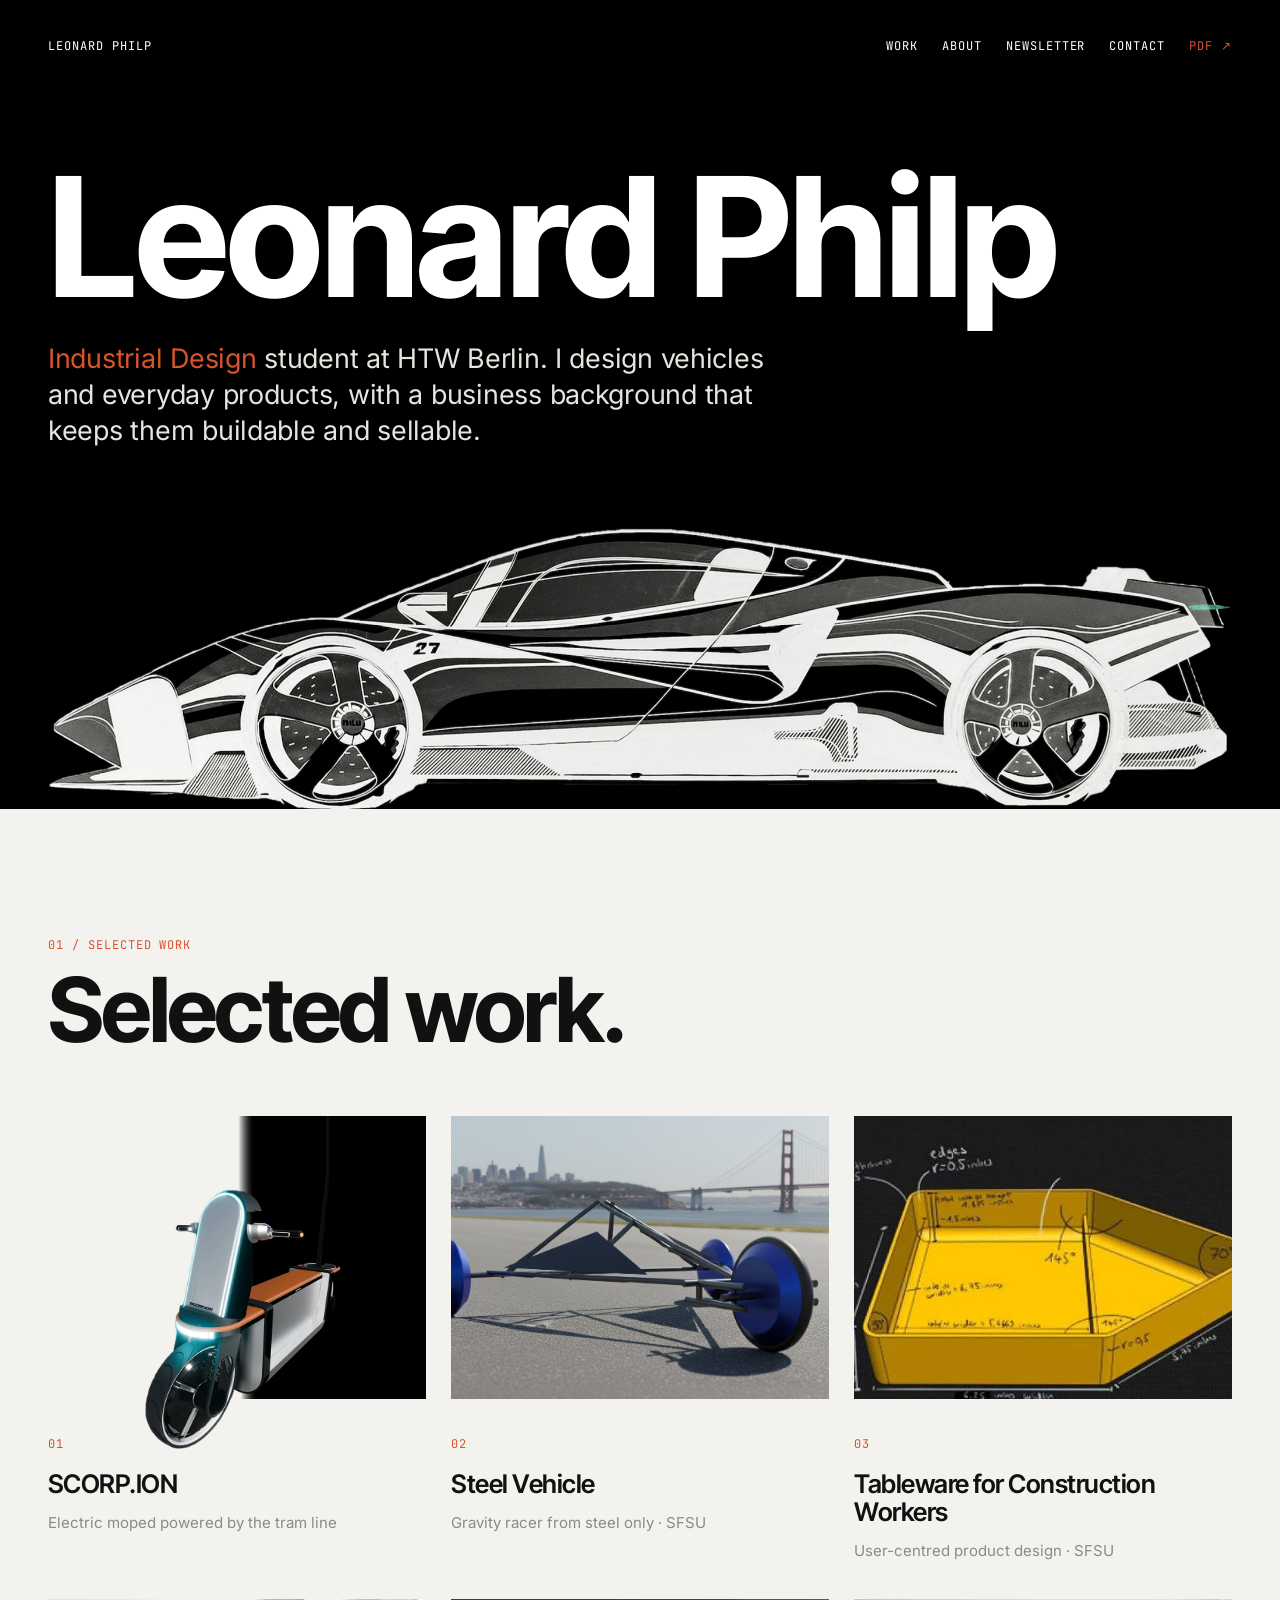
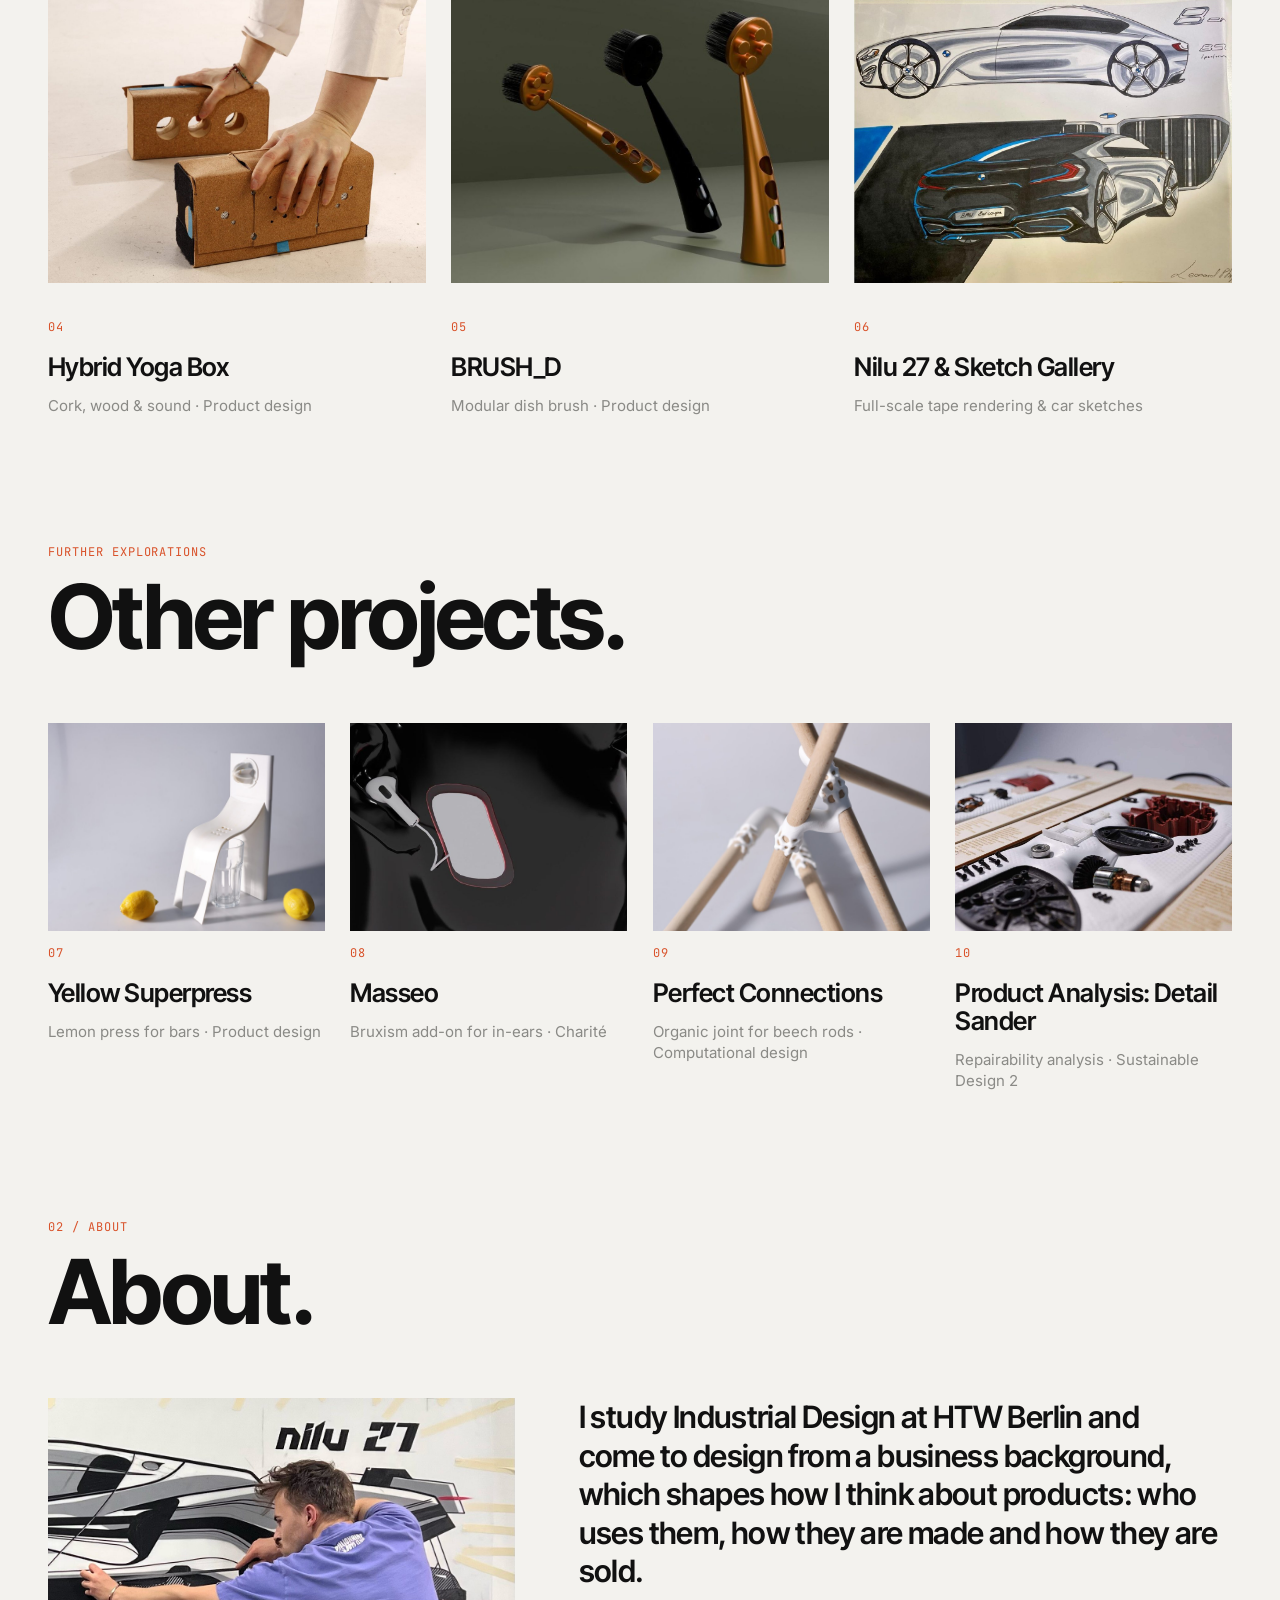
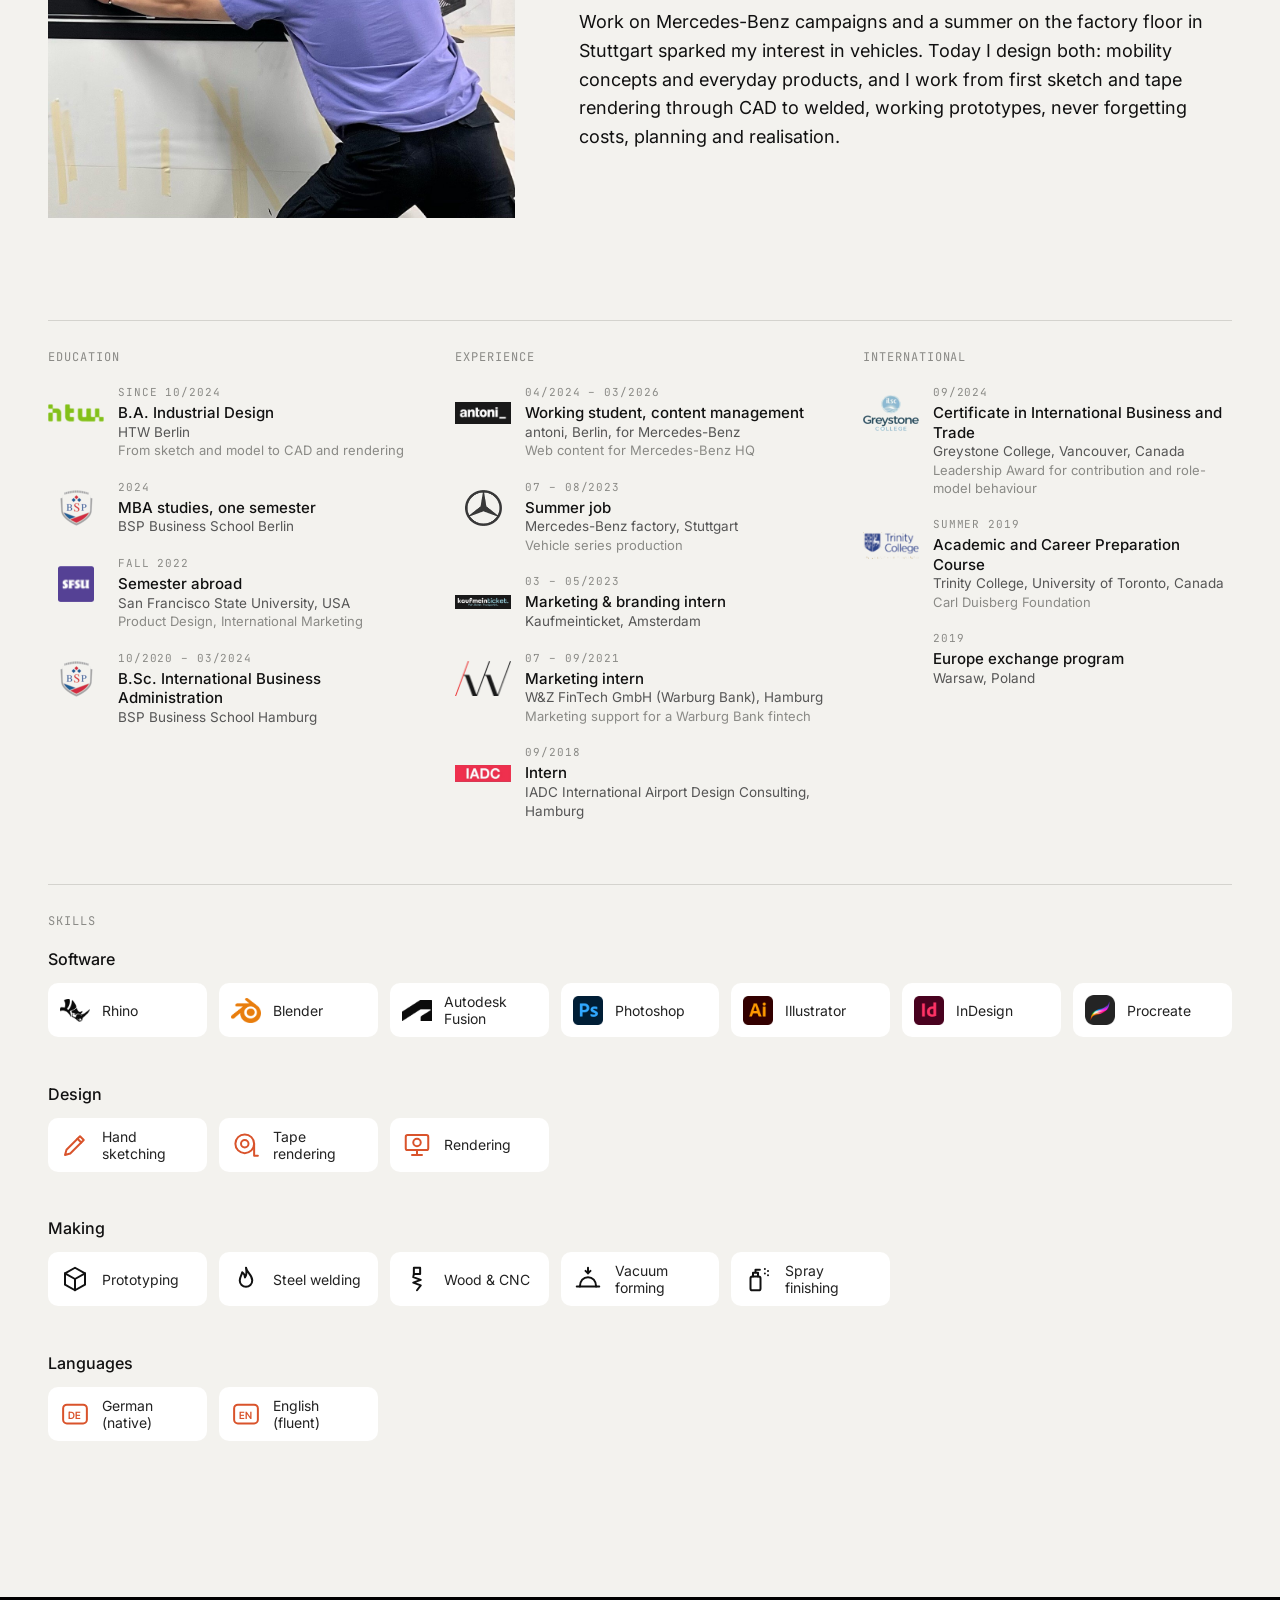
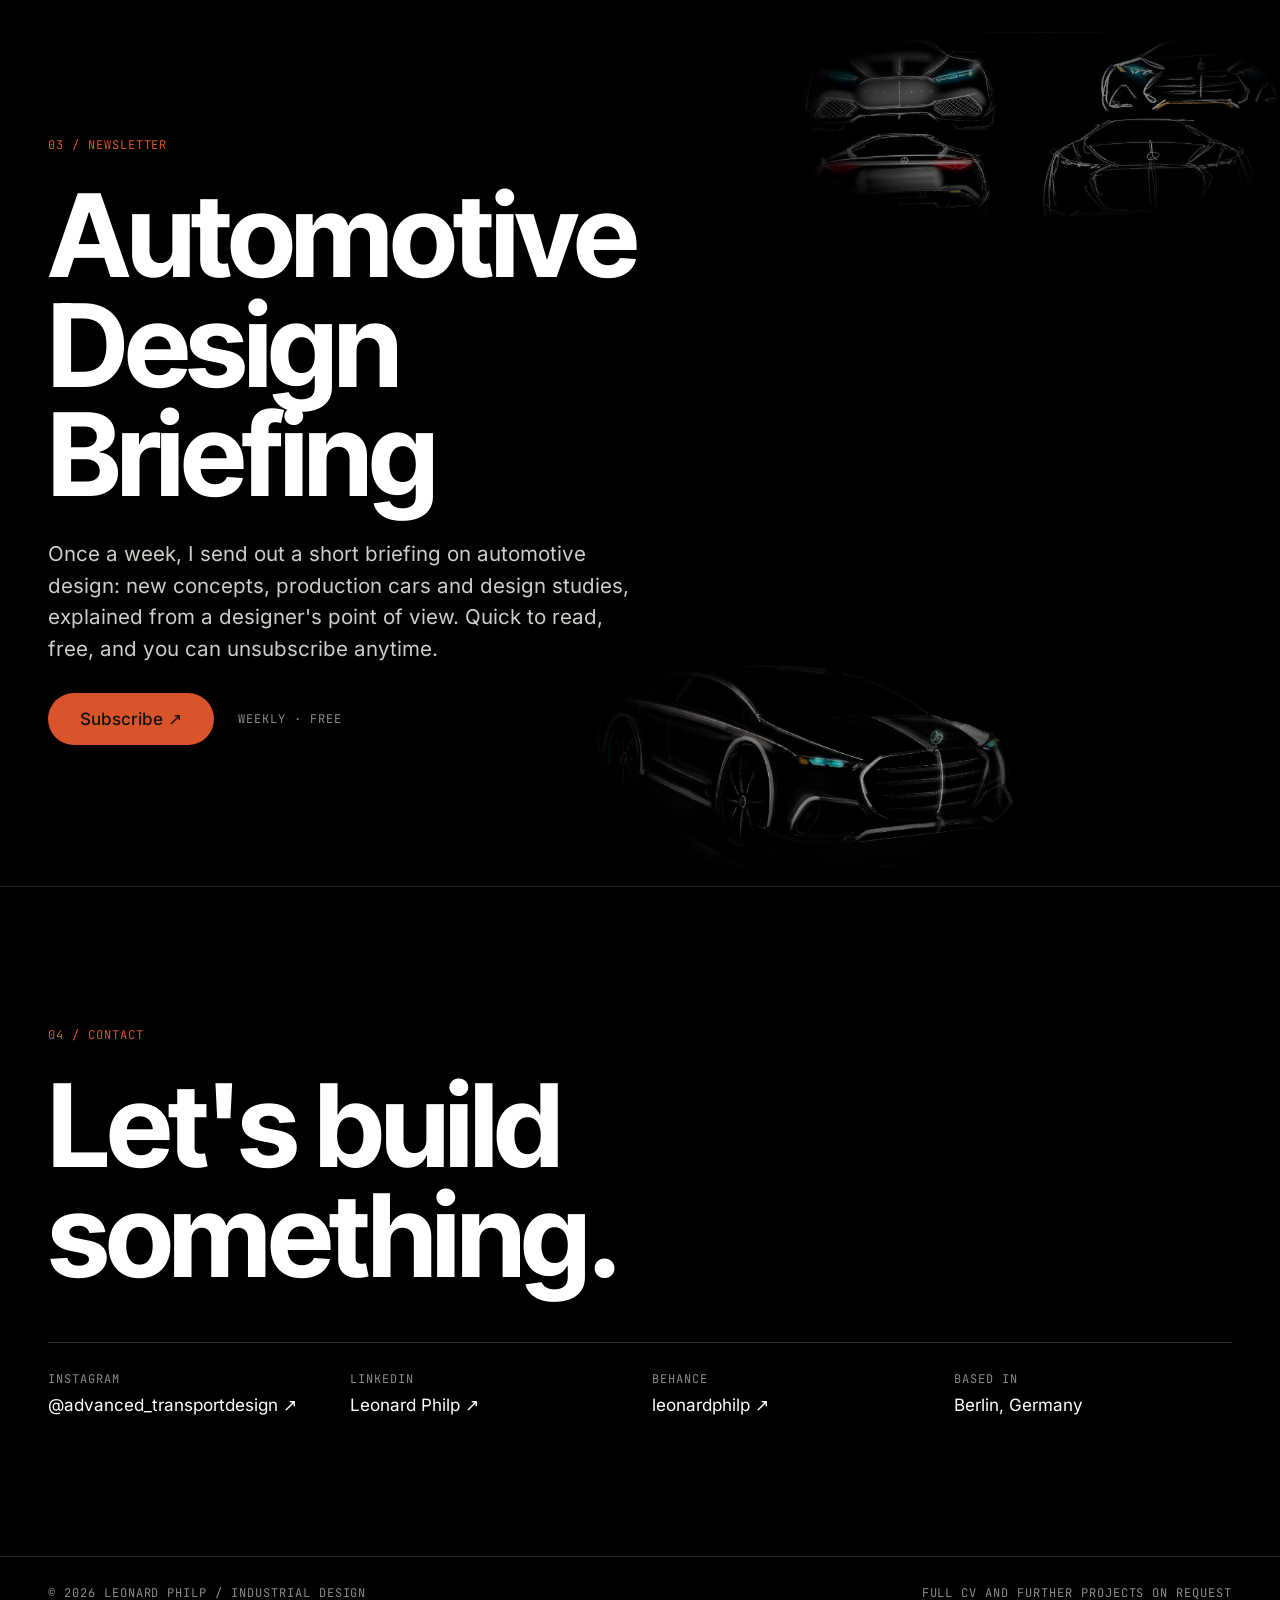
<file: index.html>
<!doctype html>
<html lang="en">
<head>
<meta charset="utf-8">
<meta name="viewport" content="width=device-width, initial-scale=1">
<title>Leonard Philp · Industrial Design Portfolio</title>
<meta name="description" content="Portfolio of Leonard Philp, industrial design student at HTW Berlin: transportation design, product design and automotive tape rendering.">
<!--seo-->
<link rel="canonical" href="https://leonardphilp.com/">
<link rel="icon" href="favicon.ico" sizes="any">
<link rel="icon" type="image/png" sizes="32x32" href="favicon-32.png">
<link rel="icon" type="image/png" sizes="192x192" href="favicon-192.png">
<link rel="apple-touch-icon" href="apple-touch-icon.png">
<meta name="theme-color" content="#111111">
<meta name="author" content="Leonard Philp">
<meta property="og:type" content="website">
<meta property="og:site_name" content="Leonard Philp · Industrial Design">
<meta property="og:title" content="Leonard Philp · Industrial Design Portfolio">
<meta property="og:description" content="Portfolio of Leonard Philp, industrial design student at HTW Berlin: transportation design, product design and automotive tape rendering.">
<meta property="og:url" content="https://leonardphilp.com/">
<meta property="og:image" content="https://leonardphilp.com/og-image.jpg">
<meta property="og:image:width" content="1200">
<meta property="og:image:height" content="630">
<meta property="og:locale" content="en_US">
<meta name="twitter:card" content="summary_large_image">
<meta name="twitter:title" content="Leonard Philp · Industrial Design Portfolio">
<meta name="twitter:description" content="Portfolio of Leonard Philp, industrial design student at HTW Berlin: transportation design, product design and automotive tape rendering.">
<meta name="twitter:image" content="https://leonardphilp.com/og-image.jpg">
<script data-goatcounter="https://leonardphilp.goatcounter.com/count" async src="https://gc.zgo.at/count.js"></script>
<!--/seo-->
<link rel="stylesheet" href="style.css?v=34">
</head>
<body>
  <nav class="label">
    <a href="#">Leonard Philp</a>
    <ul><li><a href="#work">Work</a></li><li><a href="#about">About</a></li><li><a href="#newsletter">Newsletter</a></li><li><a href="#contact">Contact</a></li><li><a class="accent" href="Leonard_Philp_Portfolio_2027.pdf" data-goatcounter-click="pdf" data-goatcounter-title="Portfolio PDF" target="_blank" rel="noopener">PDF ↗</a></li></ul>
  </nav>

  <header class="hero">
    <h1>Leonard Philp</h1>
    <p class="sub"><span class="accent">Industrial Design</span> student at HTW Berlin. I design vehicles and everyday products, with a business background that keeps them buildable and sellable.</p>
    <img id="hero-car" src="bilder/hero-car.webp?v=4" alt="Full-scale automotive tape rendering of the sports car Nilu 27 by Leonard Philp" width="2033" height="486">
  </header>

  <main>
    <section class="work" id="work">
      <div class="section-head">
        <p class="label accent">01 / Selected work</p>
        <h2>Selected work.</h2>
      </div>
      <div class="grid">
        <a class="card" href="work/scorpion/">
          <div class="img-pop"><div class="img"><img src="bilder/projekte/01-scorpion-card-frame.webp?v=2" alt="Scorp.ion electric moped with cyan front light ring in front of a black panel" loading="lazy"></div><img class="pop" src="bilder/projekte/01-scorpion-card-front.webp?v=3" alt="" aria-hidden="true" loading="lazy"></div>
          <span class="label accent">01</span>
          <h3>SCORP.ION</h3>
          <p>Electric moped powered by the tram line</p>
        </a>
        <a class="card" href="work/steel-vehicle/">
          <div class="img"><img src="bilder/projekte/02-steel-vehicle-cover.jpg" alt="Steel gravity racer with blue wheels in front of the Golden Gate Bridge, San Francisco" loading="lazy"></div>
          <span class="label accent">02</span>
          <h3>Steel Vehicle</h3>
          <p>Gravity racer from steel only · SFSU</p>
        </a>
        <a class="card" href="work/tableware/">
          <div class="img"><img src="bilder/projekte/03-tableware-cover.jpg?v=3" alt="CAD model of the safety-yellow lunch tray with hand-drawn dimensions" loading="lazy"></div>
          <span class="label accent">03</span>
          <h3>Tableware for Construction Workers</h3>
          <p>User-centred product design · SFSU</p>
        </a>
        <a class="card" href="work/hybrid-yoga-box/">
          <div class="img"><img src="bilder/projekte/04-hybrid-yoga-box-cover.jpg?v=2" alt="Cork yoga block with integrated speaker being joined to its companion box" loading="lazy"></div>
          <span class="label accent">04</span>
          <h3>Hybrid Yoga Box</h3>
          <p>Cork, wood &amp; sound · Product design</p>
        </a>
        <a class="card" href="work/brush-d/">
          <div class="img"><img src="bilder/projekte/05-brush-d-cover.jpg?v=3" alt="BRUSH_D modular dish brush in copper standing in its drying stand next to a kitchen sink" loading="lazy"></div>
          <span class="label accent">05</span>
          <h3>BRUSH_D</h3>
          <p>Modular dish brush · Product design</p>
        </a>
        <a class="card" href="work/nilu-27/">
          <div class="img"><img src="bilder/projekte/06-nilu-27-cover.jpg" alt="Marker sketch of a BMW 8 Series coupé in side and rear three-quarter view" loading="lazy"></div>
          <span class="label accent">06</span>
          <h3>Nilu 27 &amp; Sketch Gallery</h3>
          <p>Full-scale tape rendering &amp; car sketches</p>
        </a>
      </div>
    </section>

    <section class="work" id="other">
      <div class="section-head">
        <p class="label accent">Further explorations</p>
        <h2>Other projects.</h2>
      </div>
      <div class="grid small">
        <a class="card" href="work/yellow-superpress/">
          <div class="img"><img src="bilder/projekte/07-yellow-superpress-cover.jpg" alt="White model of the Yellow Superpress lemon press with a glass and two lemons" loading="lazy"></div>
          <span class="label accent">07</span>
          <h3>Yellow Superpress</h3>
          <p>Lemon press for bars · Product design</p>
        </a>
        <a class="card" href="work/masseo/">
          <div class="img"><img src="bilder/projekte/08-masseo-cover.jpg" alt="Masseo cheek pad docked to a wireless in-ear on a black head model" loading="lazy"></div>
          <span class="label accent">08</span>
          <h3>Masseo</h3>
          <p>Bruxism add-on for in-ears · Charité</p>
        </a>
        <a class="card" href="work/perfect-connections/">
          <div class="img"><img src="bilder/projekte/09-perfect-connections-cover.jpg" alt="3D-printed organic lattice joint connecting beech wood rods" loading="lazy"></div>
          <span class="label accent">09</span>
          <h3>Perfect Connections</h3>
          <p>Organic joint for beech rods · Computational design</p>
        </a>
        <a class="card" href="work/detail-sander/">
          <div class="img"><img src="bilder/projekte/10-detail-sander-cover.jpg" alt="Disassembled detail sander parts in a vacuum-formed inlay on a presentation board" loading="lazy"></div>
          <span class="label accent">10</span>
          <h3>Product Analysis: Detail Sander</h3>
          <p>Repairability analysis · Sustainable Design 2</p>
        </a>
      </div>
    </section>

    <section class="about" id="about">
      <div class="section-head">
        <p class="label accent">02 / About</p>
        <h2>About.</h2>
      </div>
      <div class="about-intro">
        <img src="bilder/about/portrait.jpg" alt="Portrait of Leonard Philp" loading="lazy">
        <div>
          <p class="lead">I study Industrial Design at HTW Berlin and come to design from a business background, which shapes how I think about products: who uses them, how they are made and how they are sold.</p>
          <p>Work on Mercedes-Benz campaigns and a summer on the factory floor in Stuttgart sparked my interest in vehicles. Today I design both: mobility concepts and everyday products, and I work from first sketch and tape rendering through CAD to welded, working prototypes, never forgetting costs, planning and realisation.</p>
        </div>
      </div>
      <div class="cv-cols">
      <div class="cv-group"><h3 class="label">Education</h3><ul class="cv"><li><span class="when label">Since 10/2024</span><span class="logo"><img src="bilder/about/logo-htw.png?v=2" alt="HTW Berlin logo" loading="lazy"></span><div><strong>B.A. Industrial Design</strong><span>HTW Berlin</span><span class="note">From sketch and model to CAD and rendering</span></div></li><li><span class="when label">2024</span><span class="logo"><img src="bilder/about/logo-bsp.png?v=2" alt="BSP Business School Berlin logo" loading="lazy"></span><div><strong>MBA studies, one semester</strong><span>BSP Business School Berlin</span></div></li><li><span class="when label">Fall 2022</span><span class="logo"><img src="bilder/about/logo-sfsu.png?v=2" alt="San Francisco State University logo" loading="lazy"></span><div><strong>Semester abroad</strong><span>San Francisco State University, USA</span><span class="note">Product Design, International Marketing</span></div></li><li><span class="when label">10/2020 – 03/2024</span><span class="logo"><img src="bilder/about/logo-bsp.png?v=2" alt="BSP Business School Hamburg logo" loading="lazy"></span><div><strong>B.Sc. International Business Administration</strong><span>BSP Business School Hamburg</span></div></li></ul></div>
      <div class="cv-group"><h3 class="label">Experience</h3><ul class="cv"><li><span class="when label">04/2024 – 03/2026</span><span class="logo"><img src="bilder/about/logo-antoni.png?v=2" alt="antoni logo" loading="lazy"></span><div><strong>Working student, content management</strong><span>antoni, Berlin, for Mercedes-Benz</span><span class="note">Web content for Mercedes-Benz HQ</span></div></li><li><span class="when label">07 – 08/2023</span><span class="logo"><img src="bilder/about/logo-mercedes-benz.png?v=3" alt="Mercedes-Benz factory logo" loading="lazy"></span><div><strong>Summer job</strong><span>Mercedes-Benz factory, Stuttgart</span><span class="note">Vehicle series production</span></div></li><li><span class="when label">03 – 05/2023</span><span class="logo"><img src="bilder/about/logo-kaufmeinticket.png?v=2" alt="Kaufmeinticket logo" loading="lazy"></span><div><strong>Marketing &amp; branding intern</strong><span>Kaufmeinticket, Amsterdam</span></div></li><li><span class="when label">07 – 09/2021</span><span class="logo"><img src="bilder/about/logo-wz-warburg.png?v=2" alt="W&amp;Z FinTech GmbH (Warburg Bank) logo" loading="lazy"></span><div><strong>Marketing intern</strong><span>W&amp;Z FinTech GmbH (Warburg Bank), Hamburg</span><span class="note">Marketing support for a Warburg Bank fintech</span></div></li><li><span class="when label">09/2018</span><span class="logo"><img src="bilder/about/logo-iadc.png?v=2" alt="IADC International Airport Design Consulting logo" loading="lazy"></span><div><strong>Intern</strong><span>IADC International Airport Design Consulting, Hamburg</span></div></li></ul></div>
      <div class="cv-group"><h3 class="label">International</h3><ul class="cv"><li><span class="when label">09/2024</span><span class="logo"><img src="bilder/about/logo-greystone.png?v=2" alt="Greystone College logo" loading="lazy"></span><div><strong>Certificate in International Business and Trade</strong><span>Greystone College, Vancouver, Canada</span><span class="note">Leadership Award for contribution and role-model behaviour</span></div></li><li><span class="when label">Summer 2019</span><span class="logo"><img src="bilder/about/logo-trinity-college.png?v=2" alt="Trinity College logo" loading="lazy"></span><div><strong>Academic and Career Preparation Course</strong><span>Trinity College, University of Toronto, Canada</span><span class="note">Carl Duisberg Foundation</span></div></li><li><span class="when label">2019</span><span class="logo empty"></span><div><strong>Europe exchange program</strong><span>Warsaw, Poland</span></div></li></ul></div>
      </div>
      <div class="cv-group skills-group"><h3 class="label">Skills</h3>
        <div class="skills">
          <div class="sw-wrap"><strong>Software</strong><ul class="sw"><li><img src="bilder/software/rhinoceros.png?v=2" alt="" loading="lazy"><span>Rhino</span></li><li><img src="bilder/software/blender.png?v=2" alt="" loading="lazy"><span>Blender</span></li><li><img src="bilder/software/autodesk.png?v=2" alt="" loading="lazy"><span>Autodesk Fusion</span></li><li><img src="bilder/software/adobephotoshop.png?v=2" alt="" loading="lazy"><span>Photoshop</span></li><li><img src="bilder/software/adobeillustrator.png?v=2" alt="" loading="lazy"><span>Illustrator</span></li><li><img src="bilder/software/adobeindesign.png?v=2" alt="" loading="lazy"><span>InDesign</span></li><li><img src="bilder/software/procreate.png?v=2" alt="" loading="lazy"><span>Procreate</span></li></ul></div>
          <div class="sw-wrap"><strong>Design</strong><ul class="sw sw-icons"><li><svg viewBox="0 0 24 24" aria-hidden="true"><path d="M4 20l1.2-4.2L16 5l3 3L8.2 18.8z"/><path d="M14 7l3 3"/></svg><span>Hand sketching</span></li><li><svg viewBox="0 0 24 24" aria-hidden="true"><circle cx="11" cy="11" r="7.5"/><circle cx="11" cy="11" r="3"/><path d="M18.5 11v9.5h3"/></svg><span>Tape rendering</span></li><li><svg viewBox="0 0 24 24" aria-hidden="true"><rect x="3" y="4" width="18" height="12" rx="1.5"/><path d="M8 20h8M12 16v4"/><circle cx="12" cy="10" r="3"/></svg><span>Rendering</span></li></ul></div>
          <div class="sw-wrap"><strong>Making</strong><ul class="sw sw-icons ic-dark"><li><svg viewBox="0 0 24 24" aria-hidden="true"><path d="M12 3l8 4.5v9L12 21l-8-4.5v-9z"/><path d="M4 7.5l8 4.5 8-4.5M12 12v9"/></svg><span>Prototyping</span></li><li><svg viewBox="0 0 24 24" aria-hidden="true"><path d="M12 3c.6 3.8 5 5.4 5 10.2a5 5 0 0 1-10 0c0-2.8 1.6-4.2 2-6.6 1.4 1 2.2 2.6 2.2 4.2 1.2-1.6 1.4-4.6.8-7.8z"/></svg><span>Steel welding</span></li><li><svg viewBox="0 0 24 24" aria-hidden="true"><path d="M9.5 3h5v5h-5z"/><path d="M9.5 8L9 10.5l6 2.2-6 2.2 6 2.2-3 3.9"/></svg><span>Wood &amp; CNC</span></li><li><svg viewBox="0 0 24 24" aria-hidden="true"><path d="M3 18h18"/><path d="M5.5 18c0-4.6 2.9-7.5 6.5-7.5s6.5 2.9 6.5 7.5"/><path d="M12 3v4.5M10 5.5l2 2 2-2"/></svg><span>Vacuum forming</span></li><li><svg viewBox="0 0 24 24" aria-hidden="true"><rect x="6" y="10" width="8" height="11" rx="1.5"/><path d="M8 10V7h4v3M10 7V4.5h3.5"/><path d="M17.5 4h.01M20 5.5h.01M17.5 7.5h.01M20 9h.01"/></svg><span>Spray finishing</span></li></ul></div>
          <div class="sw-wrap"><strong>Languages</strong><ul class="sw sw-icons"><li><svg viewBox="0 0 24 24" aria-hidden="true"><rect x="2.5" y="4.5" width="19" height="15" rx="3"/><text x="12" y="15.6" text-anchor="middle">DE</text></svg><span>German (native)</span></li><li><svg viewBox="0 0 24 24" aria-hidden="true"><rect x="2.5" y="4.5" width="19" height="15" rx="3"/><text x="12" y="15.6" text-anchor="middle">EN</text></svg><span>English (fluent)</span></li></ul></div>
        </div>
      </div>
    </section>

    <section class="newsletter" id="newsletter">
      <div class="nl-stack" aria-hidden="false">
        <img class="nl-s nl-s3" src="bilder/newsletter-sketch-3.jpg?v=2" alt="Digital sketches of Mercedes-Benz front and rear views by Leonard Philp" loading="lazy">
        <img class="nl-s nl-s2" src="bilder/newsletter-sketch-2.jpg?v=3" alt="Digital front three-quarter sketch of a Mercedes-Benz sedan by Leonard Philp" loading="lazy">
        <img class="nl-s nl-s1" src="bilder/newsletter-sketch.jpg" alt="Digital sketch of a red Mercedes-Benz sedan by Leonard Philp" loading="lazy">
      </div>
      <div class="nl-copy">
        <p class="label accent">03 / Newsletter</p>
        <h2>Automotive<br>Design Briefing</h2>
        <p class="nl-text">Once a week, I send out a short briefing on automotive design: new concepts, production cars and design studies, explained from a designer's point of view. Quick to read, free, and you can unsubscribe anytime.</p>
        <div class="nl-cta">
          <a class="btn" href="https://0be33b2b.sibforms.com/serve/[base64]" data-goatcounter-click="newsletter" data-goatcounter-title="Newsletter signup" target="_blank" rel="noopener">Subscribe ↗</a>
          <span class="label nl-meta">Weekly · Free</span>
        </div>
      </div>
    </section>

    <section class="contact" id="contact">
      
      <p class="label accent">04 / Contact</p>
      <h2>Let's build<br>something.</h2>
      <div class="road">
        <img class="contact-car" src="bilder/car-contact.webp?v=3" alt="Nilu 27 sports car, full-scale tape rendering by Leonard Philp" aria-hidden="true" width="1000" height="239">
      <ul class="links">
        <li><a href="https://instagram.com/advanced_transportdesign" data-goatcounter-click="instagram" data-goatcounter-title="Instagram" target="_blank" rel="noopener"><span class="label">Instagram</span>@advanced_transportdesign ↗</a></li>
        <li><a href="https://www.linkedin.com/in/leonard-philp" data-goatcounter-click="linkedin" data-goatcounter-title="LinkedIn" target="_blank" rel="noopener"><span class="label">LinkedIn</span>Leonard Philp ↗</a></li>
        <li><a href="https://www.behance.net/leonardphilp" data-goatcounter-click="behance" data-goatcounter-title="Behance" target="_blank" rel="noopener"><span class="label">Behance</span>leonardphilp ↗</a></li>
        <li><span class="label">Based in</span>Berlin, Germany</li>
      </ul>
      </div>
    </section>
  </main>
  <footer class="site-footer label">
    <span>© 2026 Leonard Philp / Industrial Design</span>
    <span>Full CV and further projects on request</span>
  </footer>
<script>
(function () {
  var reduce = window.matchMedia('(prefers-reduced-motion: reduce)').matches;
  // Hero: Auto fährt beim Runterscrollen nach links raus (Desktop und Handy)
  var car = document.getElementById('hero-car'), hero = document.querySelector('.hero');
  var ticking = false;
  function update() {
    ticking = false;
    if (reduce) { car.style.transform = ''; return; }
    var p = Math.min(Math.max(window.scrollY / hero.offsetHeight, 0), 1);
    var dist = window.innerWidth > 720 ? 2000 : window.innerWidth * 1.3;
    car.style.transform = 'translate3d(' + (-p * dist) + 'px,0,0)';
  }
  window.addEventListener('scroll', function () { if (!ticking) { ticking = true; requestAnimationFrame(update); } }, { passive: true });
  window.addEventListener('resize', update);
  update();
  // Kontakt: kleines Auto fährt von rechts rein, beim Hochscrollen wieder raus
  var contact = document.getElementById('contact');
  if (reduce || !('IntersectionObserver' in window)) { contact.classList.add('in'); return; }
  // rein ab 20 % sichtbar, raus erst wenn ganz weg (verhindert Flackern am Handy)
  new IntersectionObserver(function (entries) {
    entries.forEach(function (e) {
      if (e.intersectionRatio >= 0.2) contact.classList.add('in');
      else if (!e.isIntersecting) contact.classList.remove('in');
    });
  }, { threshold: [0, 0.2] }).observe(contact);
})();
</script>
</body>
</html>
</file>
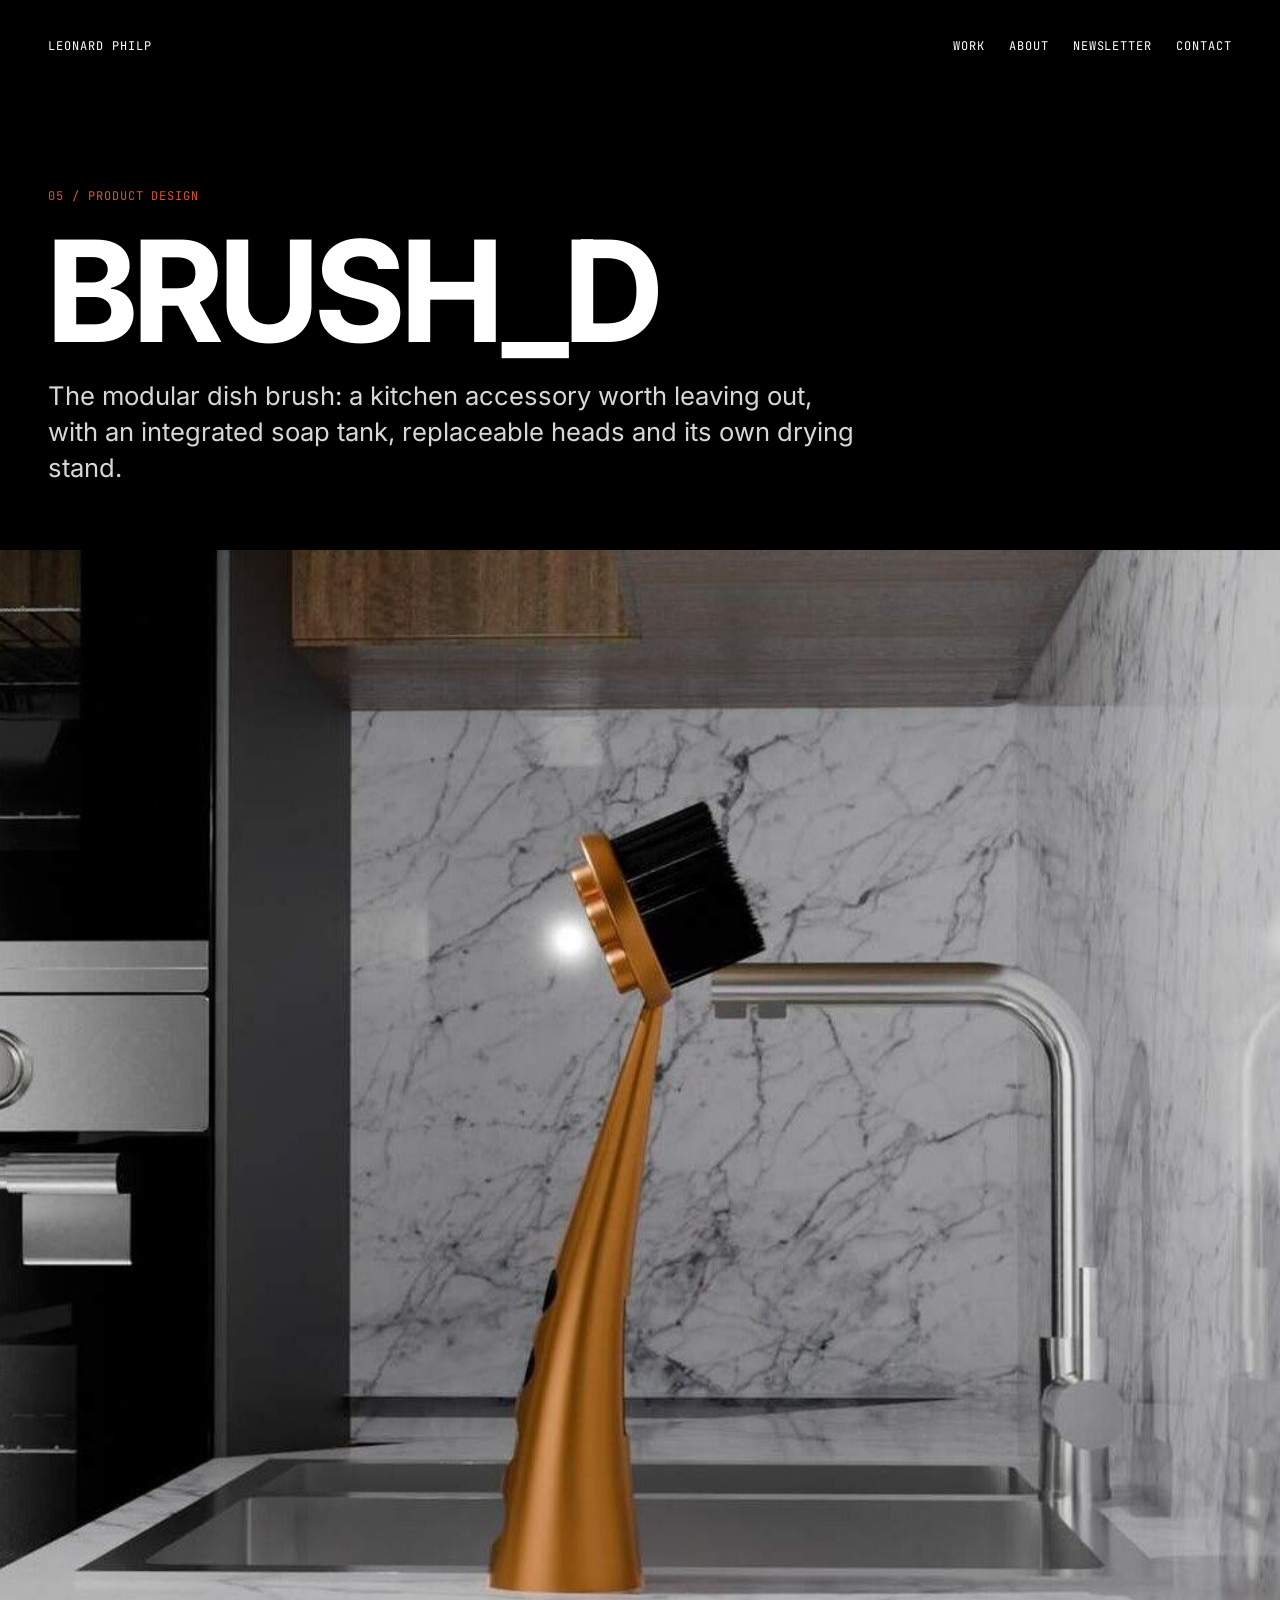
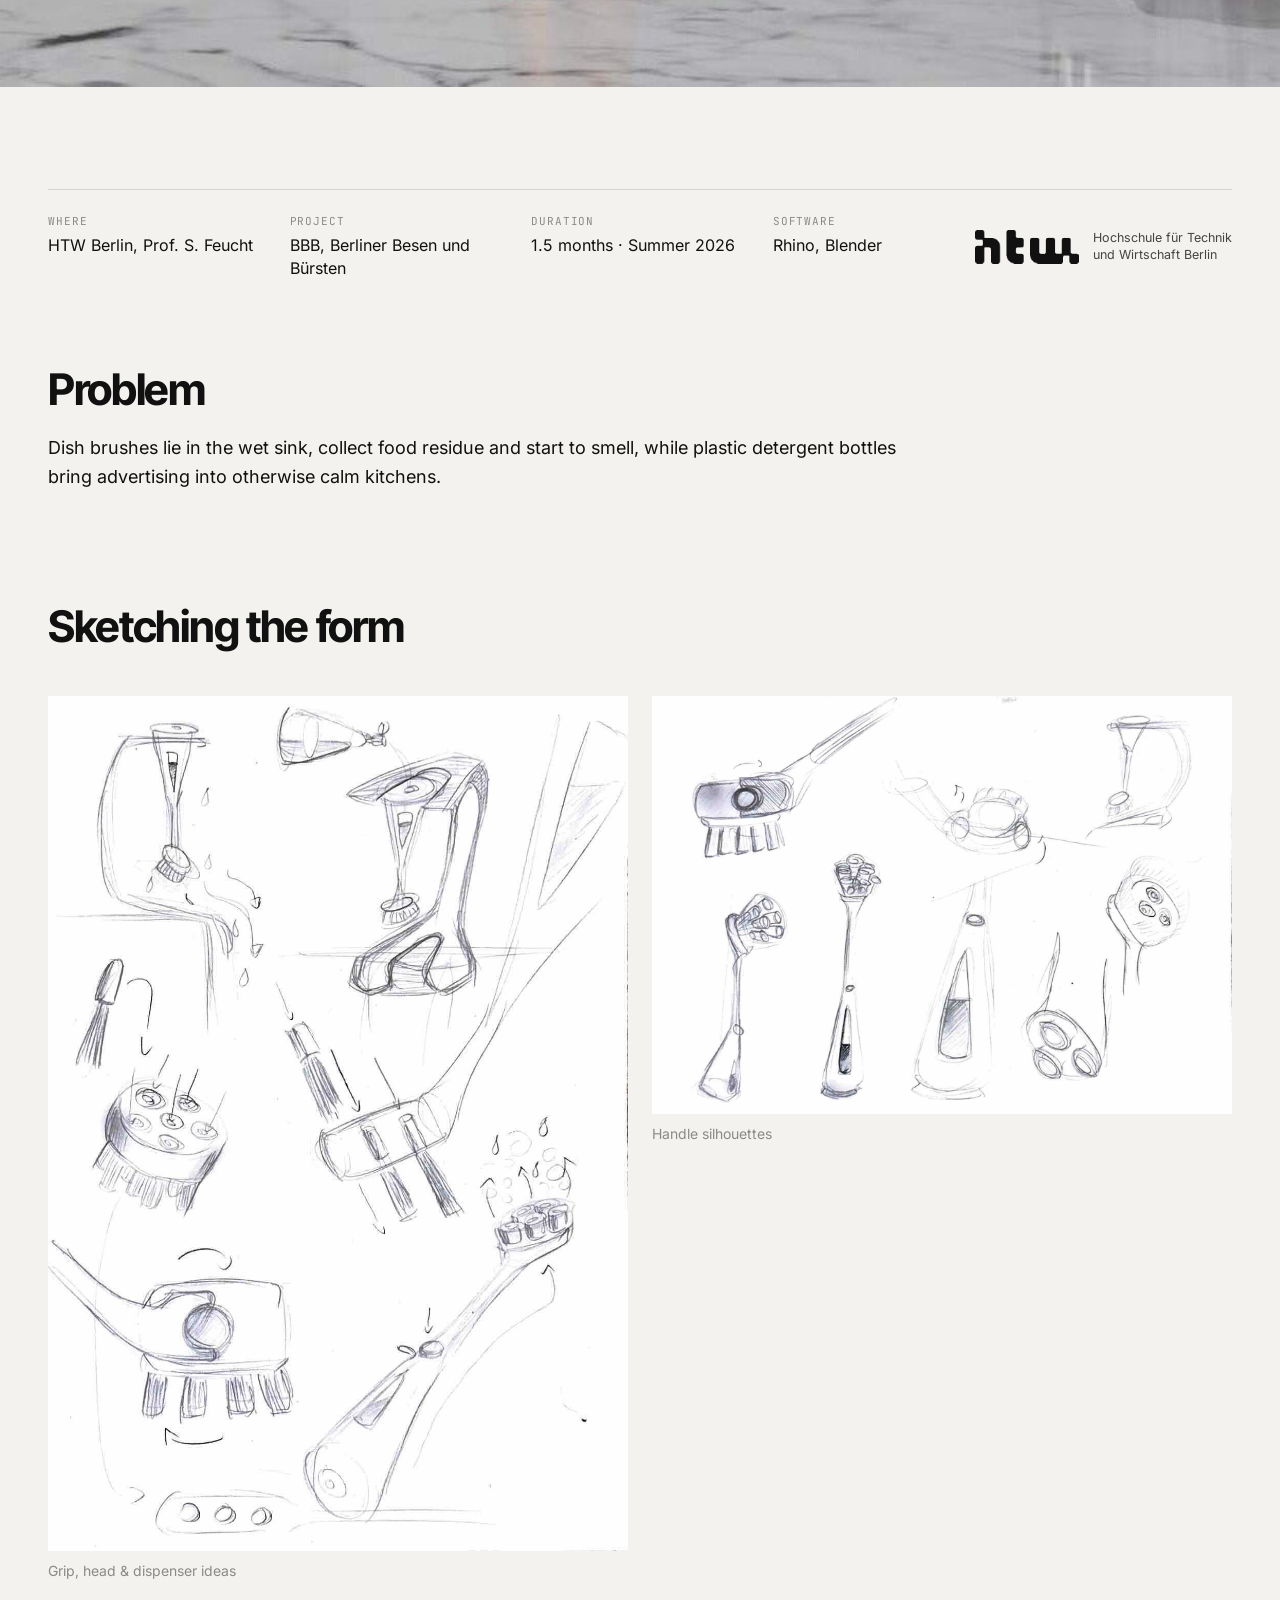
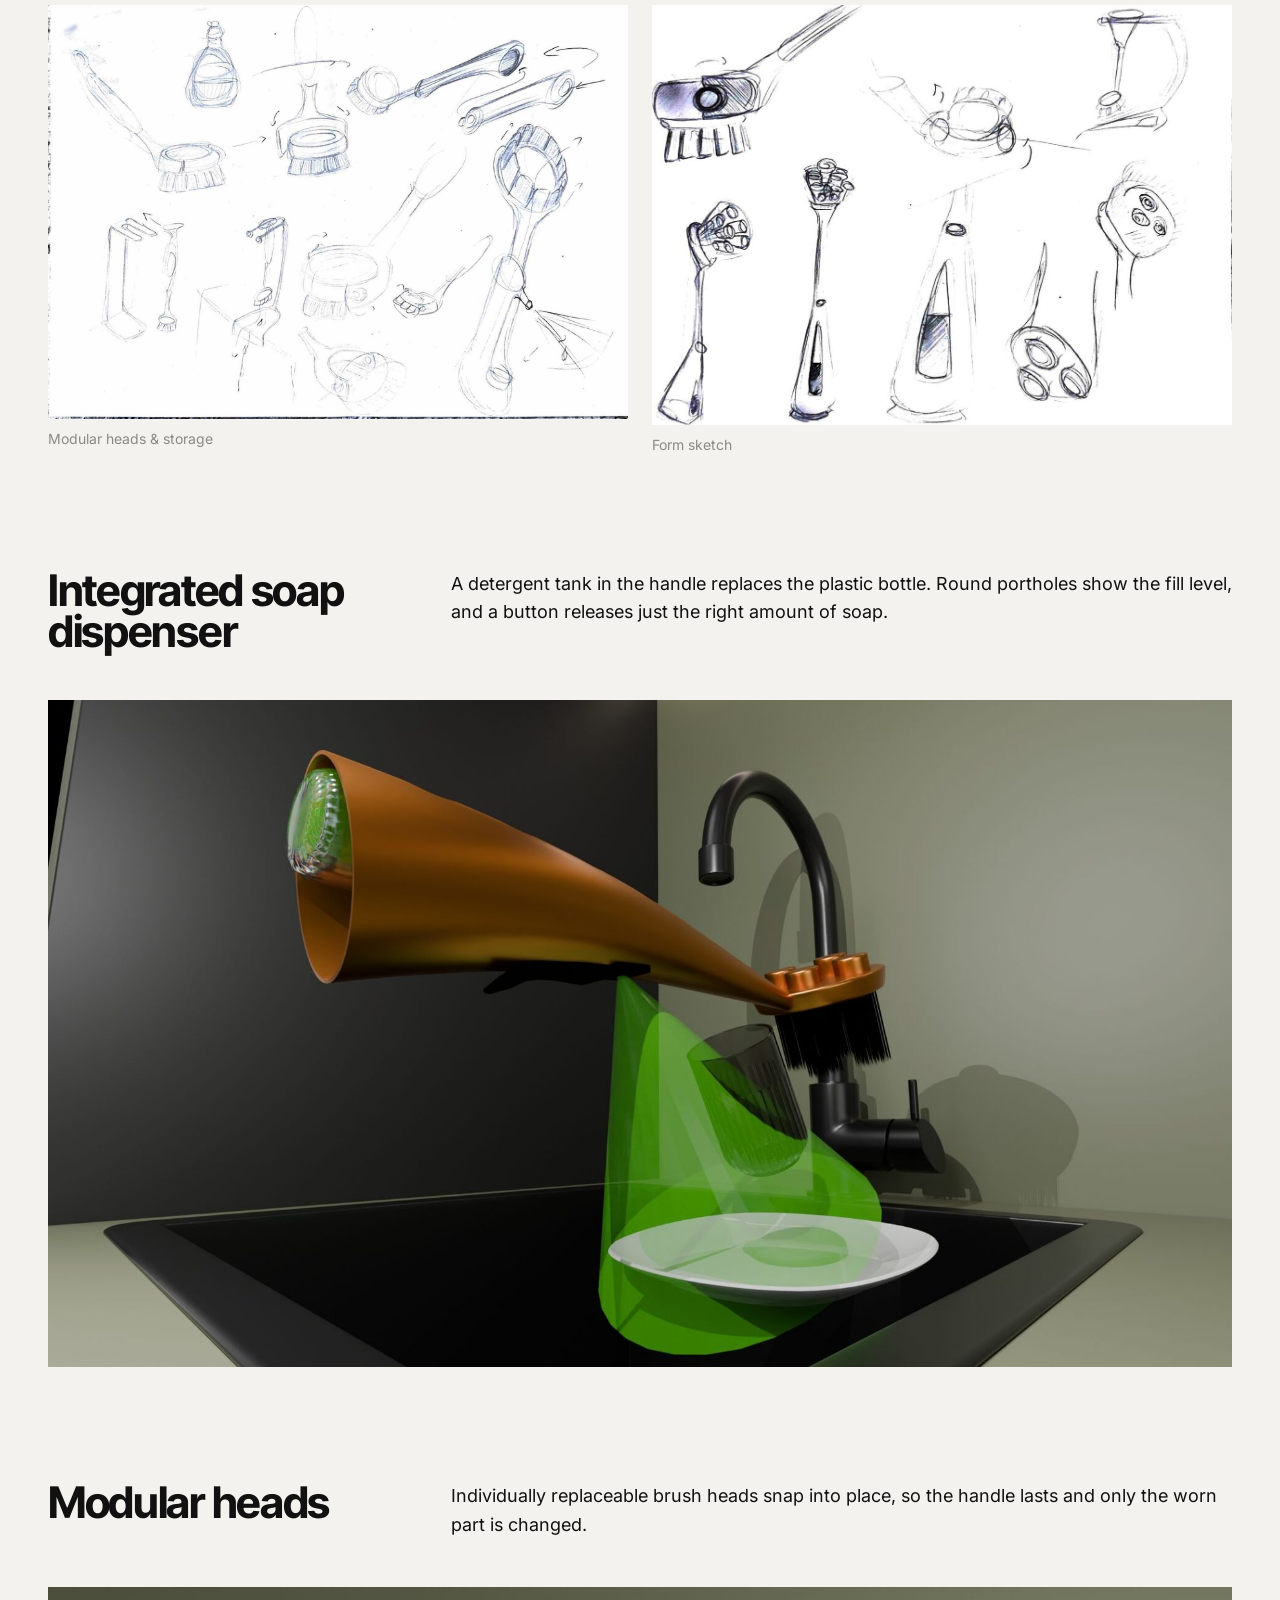
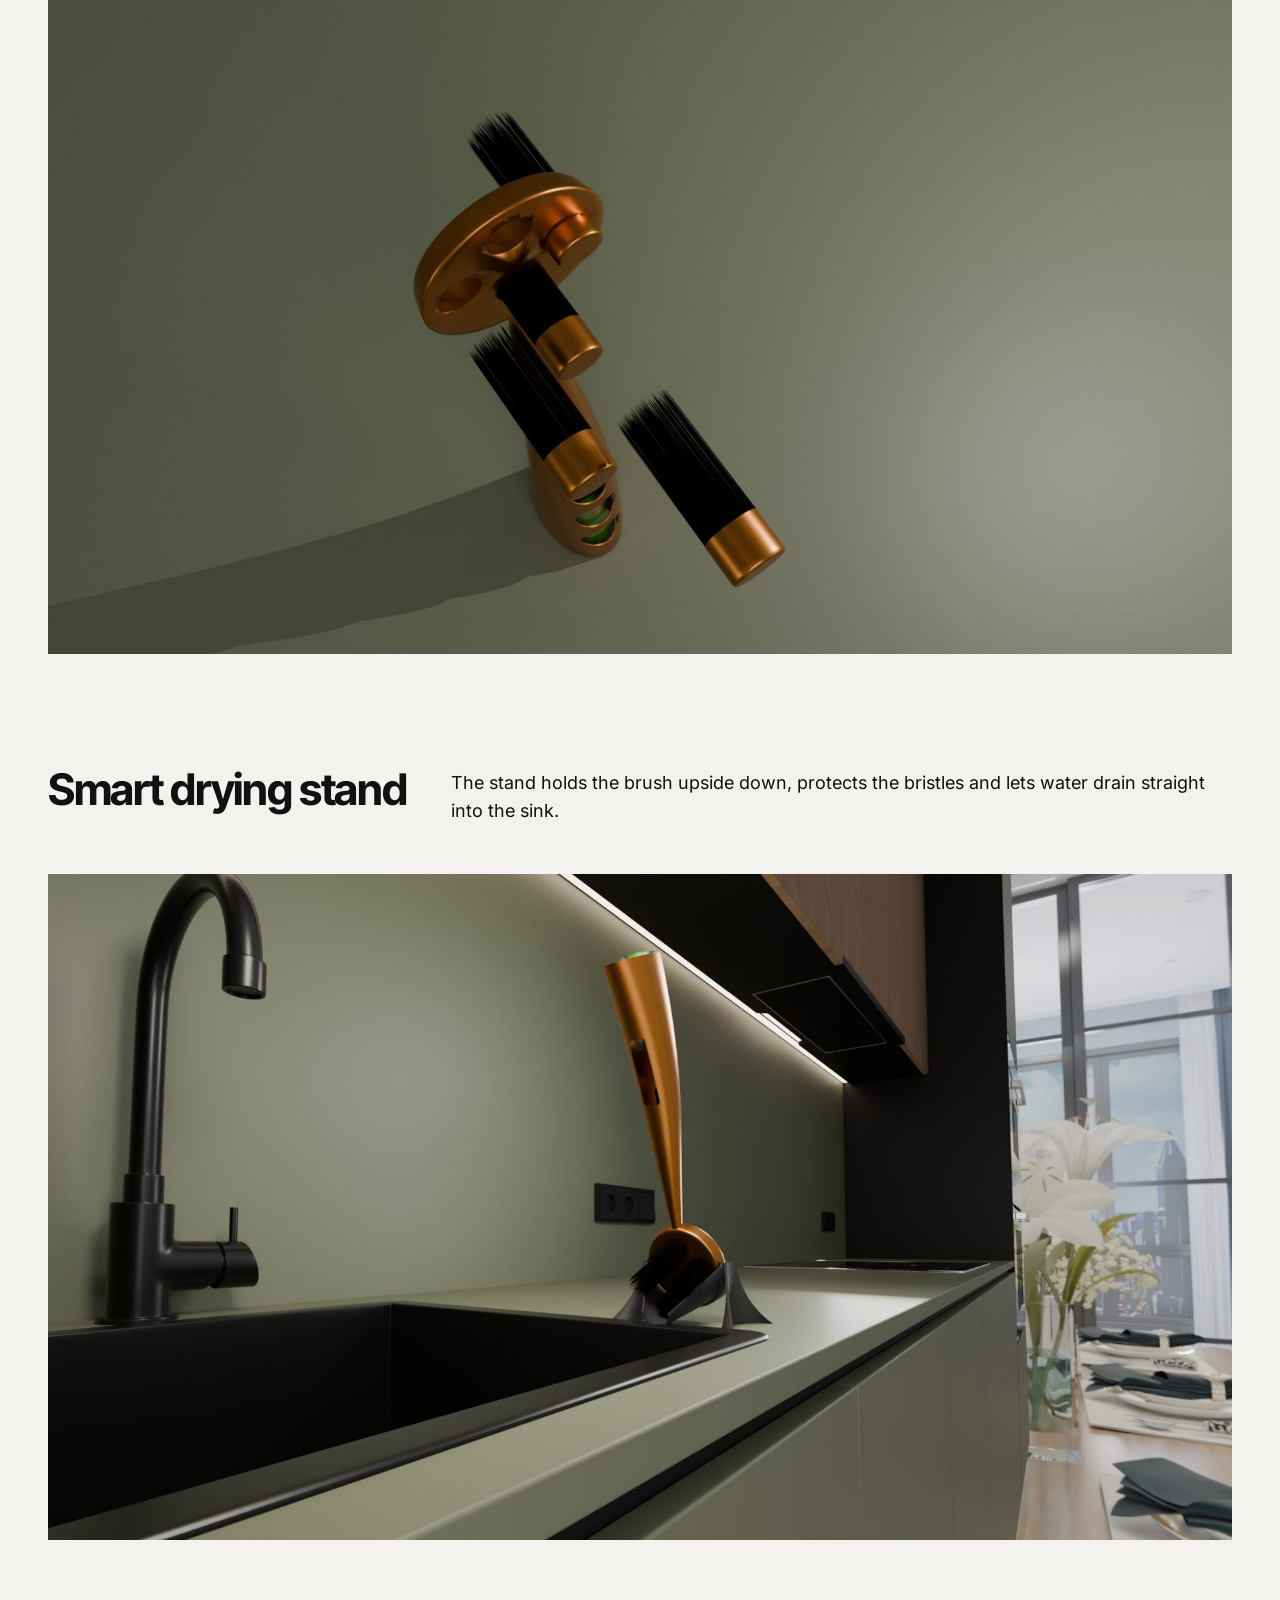
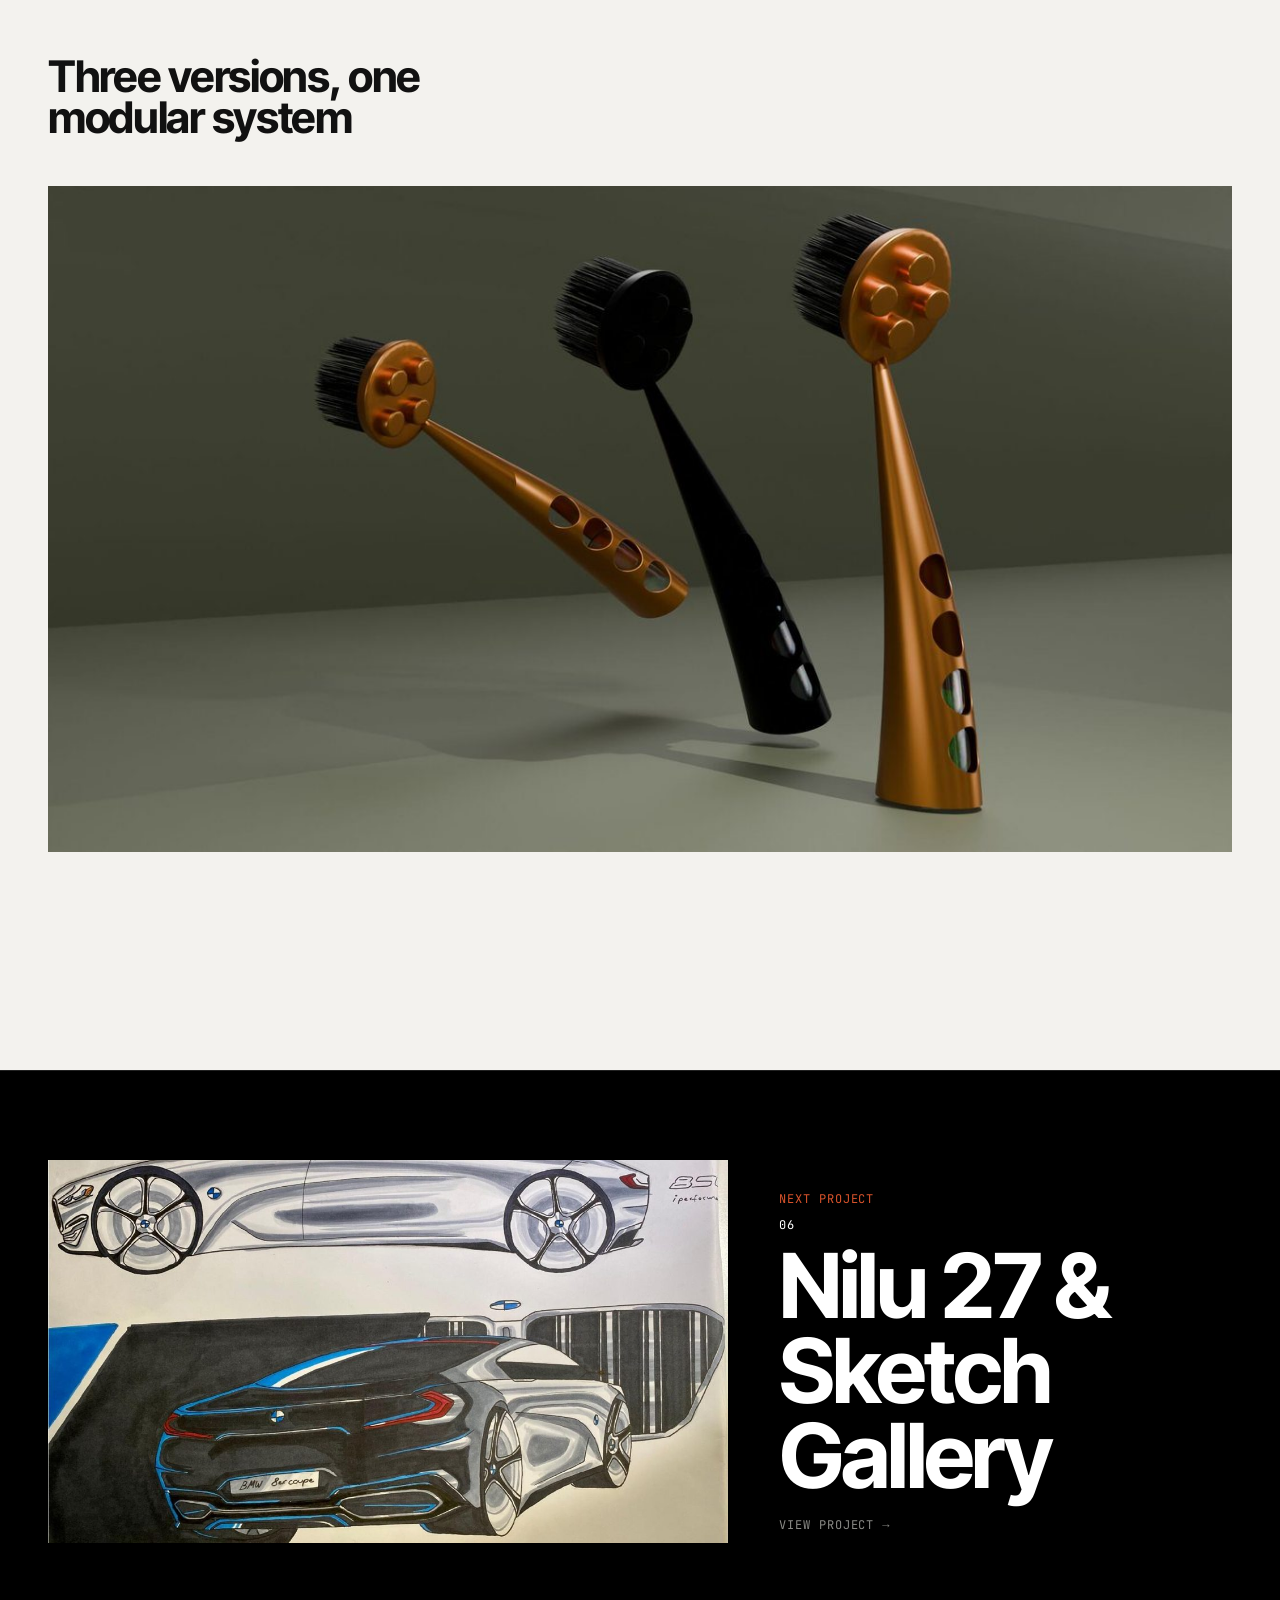
<file: work/brush-d/index.html>
<!doctype html>
<html lang="en">
<head>
<meta charset="utf-8">
<meta name="viewport" content="width=device-width, initial-scale=1">
<title>BRUSH_D · Modular dish brush · Leonard Philp</title>
<meta name="description" content="BRUSH_D by Leonard Philp: a modular dish brush with integrated soap tank, replaceable heads and a drying stand, designed at HTW Berlin with Berliner Besen und Bürsten.">
<!--seo-->
<link rel="canonical" href="https://leonardphilp.com/work/brush-d/">
<link rel="icon" href="../../favicon.ico" sizes="any">
<link rel="icon" type="image/png" sizes="32x32" href="../../favicon-32.png">
<link rel="icon" type="image/png" sizes="192x192" href="../../favicon-192.png">
<link rel="apple-touch-icon" href="../../apple-touch-icon.png">
<meta name="theme-color" content="#111111">
<meta name="author" content="Leonard Philp">
<meta property="og:type" content="website">
<meta property="og:site_name" content="Leonard Philp · Industrial Design">
<meta property="og:title" content="BRUSH_D · Modular dish brush · Leonard Philp">
<meta property="og:description" content="BRUSH_D by Leonard Philp: a modular dish brush with integrated soap tank, replaceable heads and a drying stand, designed at HTW Berlin with Berliner Besen und Bürsten.">
<meta property="og:url" content="https://leonardphilp.com/work/brush-d/">
<meta property="og:image" content="https://leonardphilp.com/bilder/brush-d/kitchen-hero.jpg">
<meta property="og:locale" content="en_US">
<meta name="twitter:card" content="summary_large_image">
<meta name="twitter:title" content="BRUSH_D · Modular dish brush · Leonard Philp">
<meta name="twitter:description" content="BRUSH_D by Leonard Philp: a modular dish brush with integrated soap tank, replaceable heads and a drying stand, designed at HTW Berlin with Berliner Besen und Bürsten.">
<meta name="twitter:image" content="https://leonardphilp.com/bilder/brush-d/kitchen-hero.jpg">
<script data-goatcounter="https://leonardphilp.goatcounter.com/count" async src="https://gc.zgo.at/count.js"></script>
<!--/seo-->
<link rel="stylesheet" href="../../style.css?v=34">
</head>
<body>
  <nav class="label"><a href="../../">Leonard Philp</a><ul><li><a href="../../#work">Work</a></li><li><a href="../../#about">About</a></li><li><a href="../../#newsletter">Newsletter</a></li><li><a href="../../#contact">Contact</a></li></ul></nav>
  <header class="p-hero">
    <p class="label accent">05 / Product design</p>
    <h1>BRUSH_D</h1>
    <p class="tagline">The modular dish brush: a kitchen accessory worth leaving out, with an integrated soap tank, replaceable heads and its own drying stand.</p>
  </header>
  <img class="full" src="../../bilder/brush-d/kitchen-hero.jpg" alt="Copper BRUSH_D dish brush in its stand next to a kitchen sink">
  <main class="p-body">
    <dl class="meta"><div><dt>Where</dt><dd>HTW Berlin, Prof. S. Feucht</dd></div><div><dt>Project</dt><dd>BBB, Berliner Besen und Bürsten</dd></div><div><dt>Duration</dt><dd>1.5 months · Summer 2026</dd></div><div><dt>Software</dt><dd>Rhino, Blender</dd></div><div class="meta-uni"><img src="../../bilder/about/logo-htw-black.png?v=1" alt="" loading="lazy"><span>Hochschule für Technik<br>und Wirtschaft Berlin</span></div></dl>
<section class="block"><div class="text stack"><h2>Problem</h2><div><p>Dish brushes lie in the wet sink, collect food residue and start to smell, while plastic detergent bottles bring advertising into otherwise calm kitchens.</p></div></div></section>
<section class="block"><div class="text t2"><h2>Sketching the form</h2><div></div></div><div class="gallery two"><figure><img src="../../bilder/brush-d/sketch-1.jpg" alt="Sketches of grip, head and dispenser ideas" loading="lazy"><figcaption>Grip, head &amp; dispenser ideas</figcaption></figure><figure><img src="../../bilder/brush-d/sketch-2.jpg" alt="Sketches of handle silhouettes" loading="lazy"><figcaption>Handle silhouettes</figcaption></figure><figure><img src="../../bilder/brush-d/sketch-3.jpg" alt="Sketches of modular heads and storage" loading="lazy"><figcaption>Modular heads &amp; storage</figcaption></figure><figure><img src="../../bilder/brush-d/sketch-4.jpg" alt="Further form sketch of the brush" loading="lazy"><figcaption>Form sketch</figcaption></figure></div></section>
<section class="block"><div class="text"><h2>Integrated soap dispenser</h2><div><p>A detergent tank in the handle replaces the plastic bottle. Round portholes show the fill level, and a button releases just the right amount of soap.</p></div></div><div class="gallery one"><figure><img src="../../bilder/brush-d/soap.jpg" alt="Handle with integrated soap tank and fill-level portholes" loading="lazy"></figure></div></section>
<section class="block"><div class="text"><h2>Modular heads</h2><div><p>Individually replaceable brush heads snap into place, so the handle lasts and only the worn part is changed.</p></div></div><div class="gallery one"><figure><img src="../../bilder/brush-d/heads.jpg" alt="Replaceable brush heads" loading="lazy"></figure></div></section>
<section class="block"><div class="text"><h2>Smart drying stand</h2><div><p>The stand holds the brush upside down, protects the bristles and lets water drain straight into the sink.</p></div></div><div class="gallery one"><figure><img src="../../bilder/brush-d/stand.jpg" alt="Brush standing upside down in its drying stand" loading="lazy"></figure></div></section>
<section class="block"><div class="text"><h2>Three versions, one modular system</h2><div></div></div><div class="gallery one"><figure><img src="../../bilder/brush-d/three-versions.jpg" alt="Three versions of BRUSH_D in one modular system" loading="lazy"></figure></div></section>
  </main>
  <footer class="next">
    <a class="next-link" href="../nilu-27/"><div class="next-img"><img src="../../bilder/projekte/06-nilu-27-cover.jpg?v=3" alt="" loading="lazy"></div><div class="next-meta"><span class="label accent">Next project</span><span class="label">06</span><h2>Nilu 27 &amp; Sketch Gallery</h2><span class="label go">View project →</span></div></a>
  </footer>
  <script src="../../lightbox.js?v=5" defer></script>
</body>
</html>
</file>
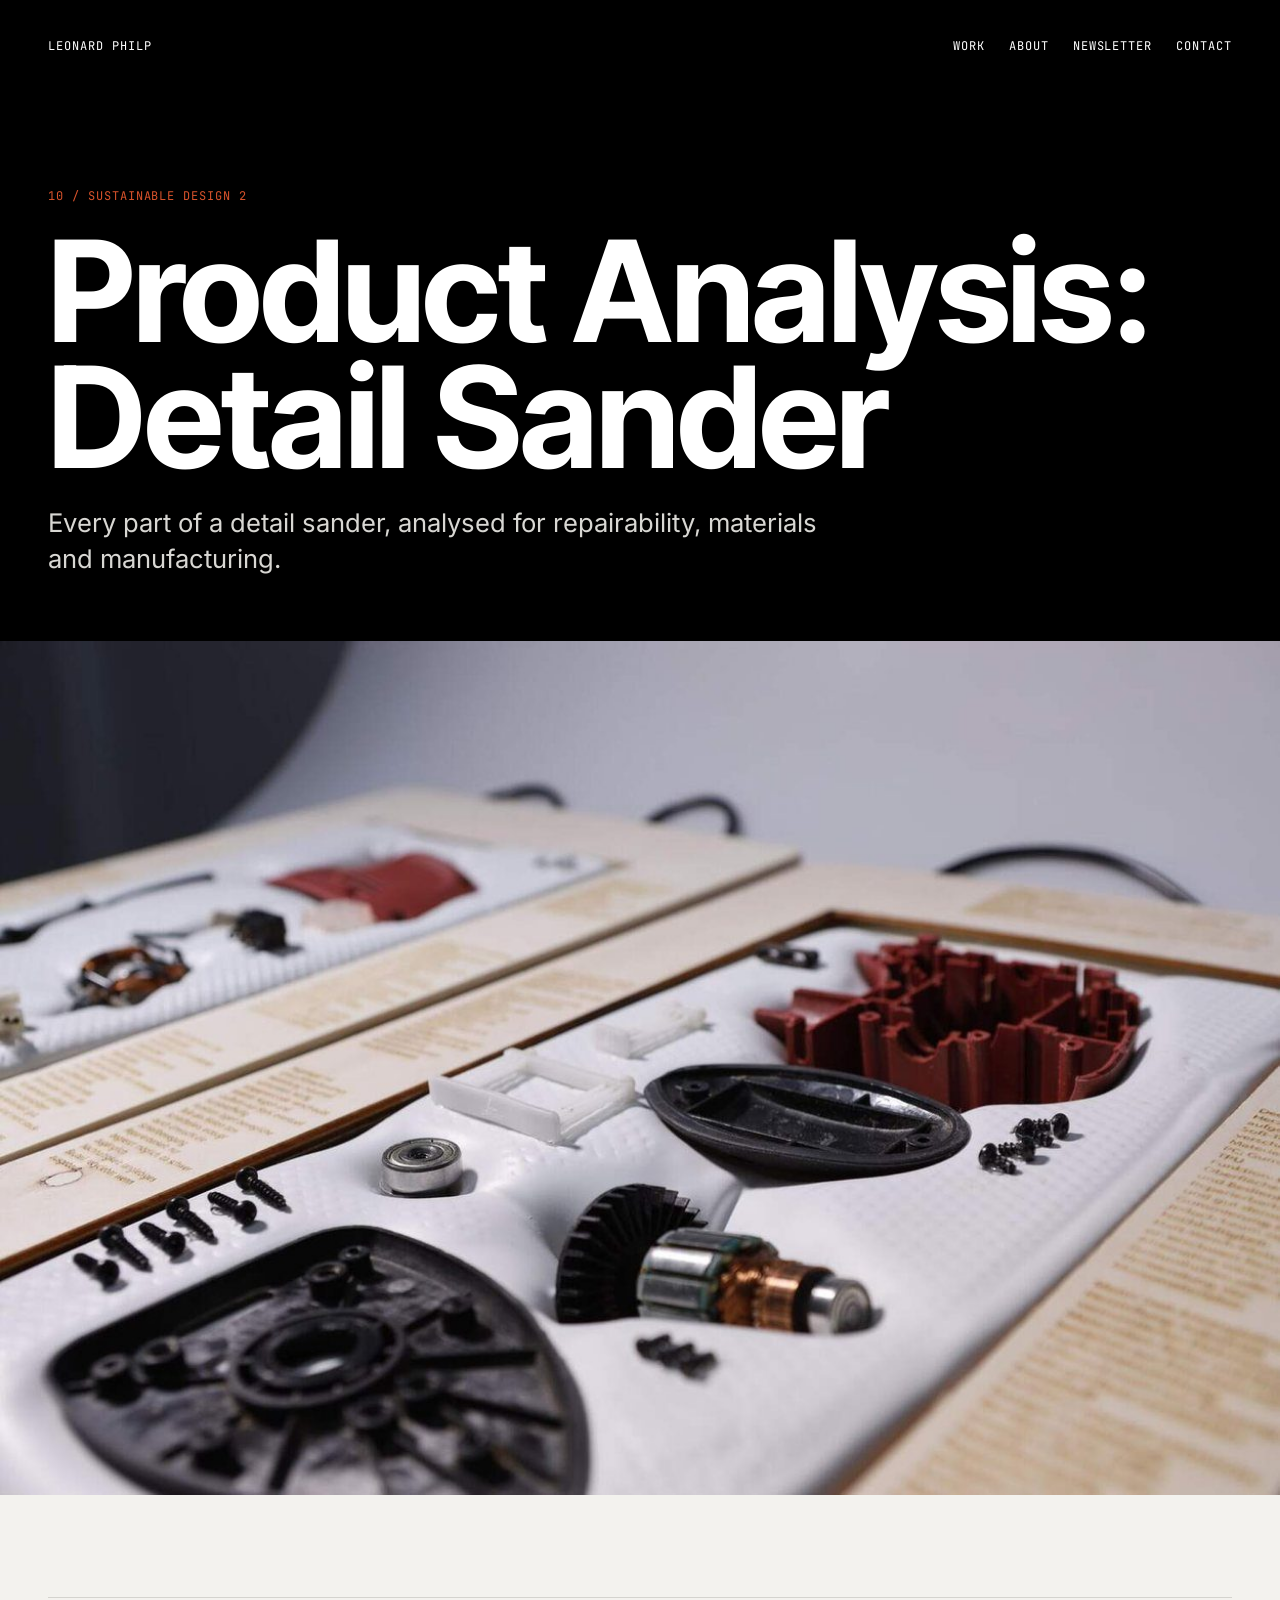
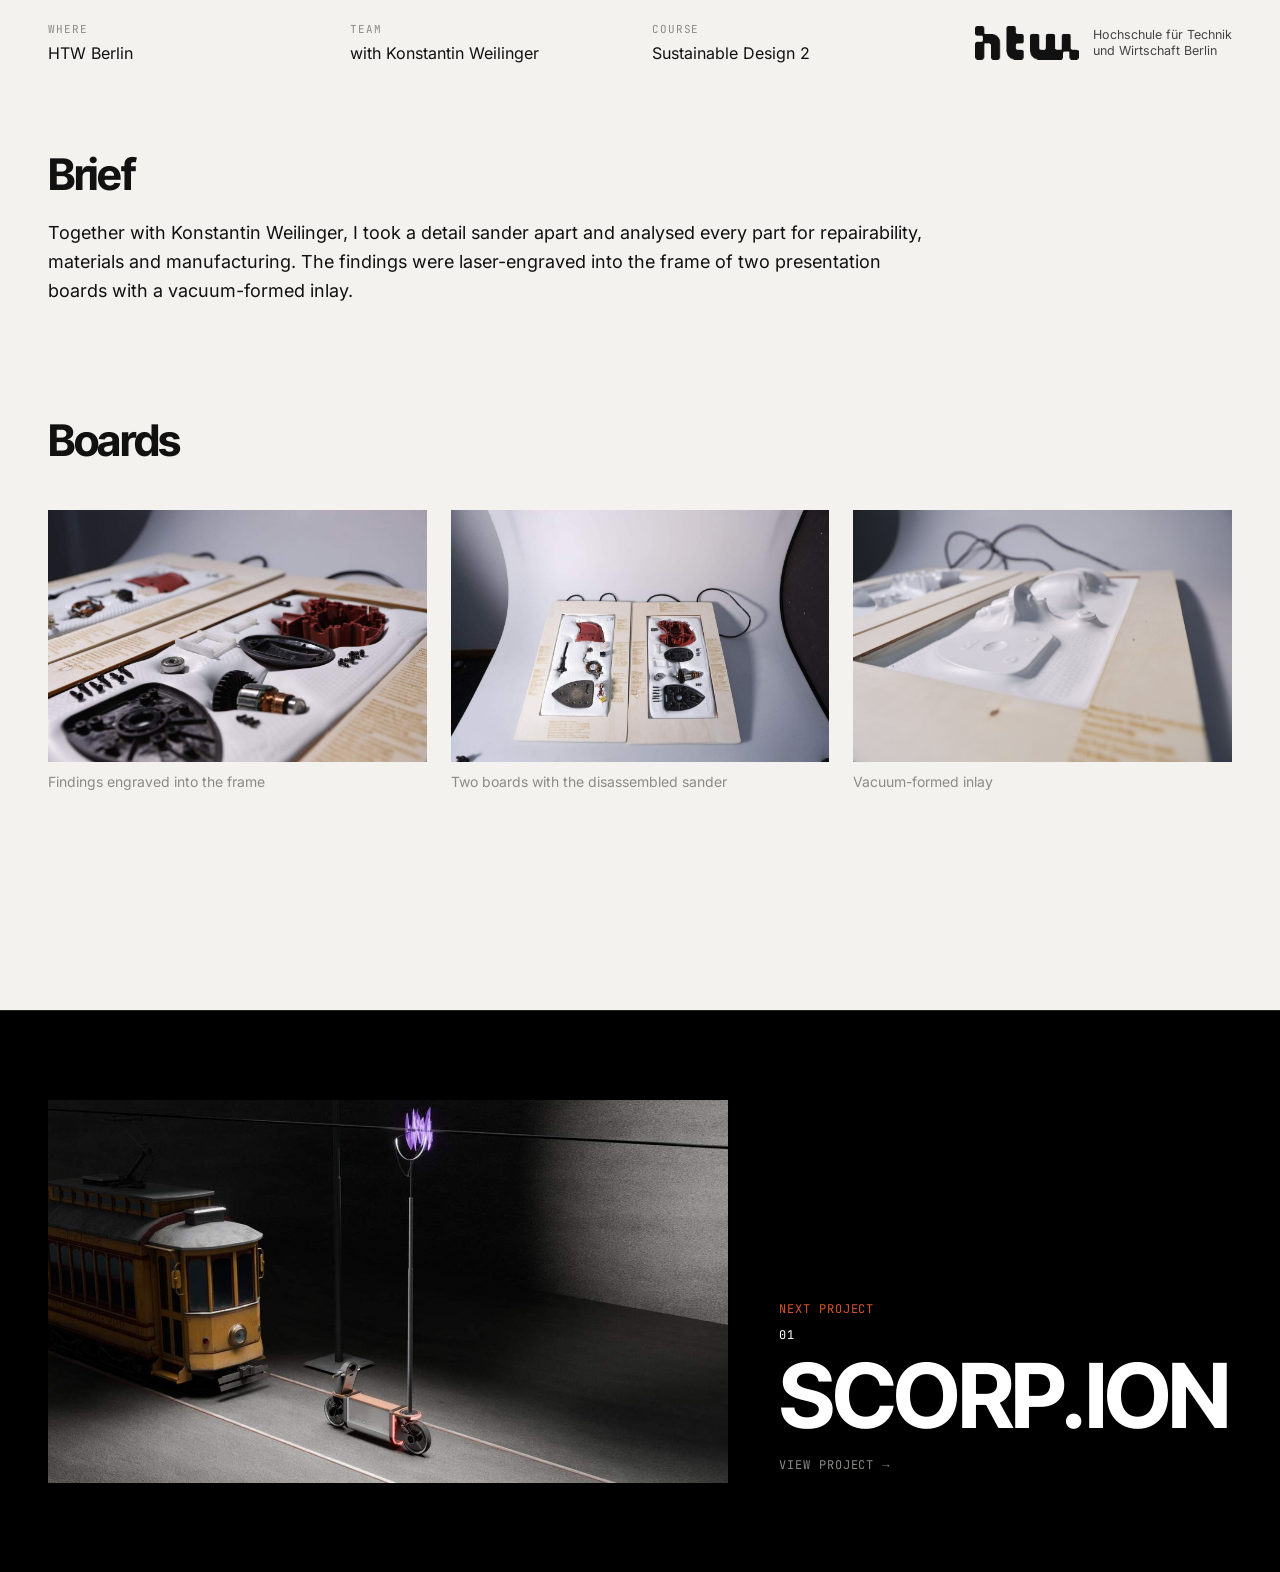
<file: work/detail-sander/index.html>
<!doctype html>
<html lang="en">
<head>
<meta charset="utf-8">
<meta name="viewport" content="width=device-width, initial-scale=1">
<title>Product Analysis: Detail Sander · Repairability analysis · Leonard Philp</title>
<meta name="description" content="Product analysis of a detail sander by Leonard Philp and Konstantin Weilinger (HTW Berlin): every part analysed for repairability, materials and manufacturing.">
<!--seo-->
<link rel="canonical" href="https://leonardphilp.com/work/detail-sander/">
<link rel="icon" href="../../favicon.ico" sizes="any">
<link rel="icon" type="image/png" sizes="32x32" href="../../favicon-32.png">
<link rel="icon" type="image/png" sizes="192x192" href="../../favicon-192.png">
<link rel="apple-touch-icon" href="../../apple-touch-icon.png">
<meta name="theme-color" content="#111111">
<meta name="author" content="Leonard Philp">
<meta property="og:type" content="website">
<meta property="og:site_name" content="Leonard Philp · Industrial Design">
<meta property="og:title" content="Product Analysis: Detail Sander · Repairability analysis · Leonard Philp">
<meta property="og:description" content="Product analysis of a detail sander by Leonard Philp and Konstantin Weilinger (HTW Berlin): every part analysed for repairability, materials and manufacturing.">
<meta property="og:url" content="https://leonardphilp.com/work/detail-sander/">
<meta property="og:image" content="https://leonardphilp.com/bilder/detail-sander/cover-board-detail.jpg">
<meta property="og:locale" content="en_US">
<meta name="twitter:card" content="summary_large_image">
<meta name="twitter:title" content="Product Analysis: Detail Sander · Repairability analysis · Leonard Philp">
<meta name="twitter:description" content="Product analysis of a detail sander by Leonard Philp and Konstantin Weilinger (HTW Berlin): every part analysed for repairability, materials and manufacturing.">
<meta name="twitter:image" content="https://leonardphilp.com/bilder/detail-sander/cover-board-detail.jpg">
<script data-goatcounter="https://leonardphilp.goatcounter.com/count" async src="https://gc.zgo.at/count.js"></script>
<!--/seo-->
<link rel="stylesheet" href="../../style.css?v=34">
</head>
<body>
  <nav class="label"><a href="../../">Leonard Philp</a><ul><li><a href="../../#work">Work</a></li><li><a href="../../#about">About</a></li><li><a href="../../#newsletter">Newsletter</a></li><li><a href="../../#contact">Contact</a></li></ul></nav>
  <header class="p-hero">
    <p class="label accent">10 / Sustainable Design 2</p>
    <h1>Product Analysis: Detail Sander</h1>
    <p class="tagline">Every part of a detail sander, analysed for repairability, materials and manufacturing.</p>
  </header>
  <img class="full" src="../../bilder/detail-sander/cover-board-detail.jpg" alt="Findings laser-engraved into the frame of a presentation board">
  <main class="p-body">
    <dl class="meta"><div><dt>Where</dt><dd>HTW Berlin</dd></div><div><dt>Team</dt><dd>with Konstantin Weilinger</dd></div><div><dt>Course</dt><dd>Sustainable Design 2</dd></div><div class="meta-uni"><img src="../../bilder/about/logo-htw-black.png?v=1" alt="" loading="lazy"><span>Hochschule für Technik<br>und Wirtschaft Berlin</span></div></dl>
<section class="block"><div class="text stack"><h2>Brief</h2><div><p>Together with Konstantin Weilinger, I took a detail sander apart and analysed every part for repairability, materials and manufacturing. The findings were laser-engraved into the frame of two presentation boards with a vacuum-formed inlay.</p></div></div></section>
<section class="block"><div class="text"><h2>Boards</h2><div></div></div><div class="gallery"><figure><img src="../../bilder/detail-sander/cover-board-detail.jpg" alt="Findings laser-engraved into the board frame" loading="lazy"><figcaption>Findings engraved into the frame</figcaption></figure><figure><img src="../../bilder/detail-sander/two-boards.jpg" alt="Two presentation boards with the disassembled sander" loading="lazy"><figcaption>Two boards with the disassembled sander</figcaption></figure><figure><img src="../../bilder/detail-sander/vacuum-formed-inlay.jpg" alt="Vacuum-formed inlay holding the sander parts" loading="lazy"><figcaption>Vacuum-formed inlay</figcaption></figure></div></section>
  </main>
  <footer class="next">
    <a class="next-link" href="../scorpion/"><div class="next-img"><img src="../../bilder/scorpion/historic-tram.jpg" alt="" loading="lazy"></div><div class="next-meta"><span class="label accent">Next project</span><span class="label">01</span><h2>SCORP.ION</h2><span class="label go">View project →</span></div></a>
  </footer>
  <script src="../../lightbox.js?v=5" defer></script>
</body>
</html>
</file>
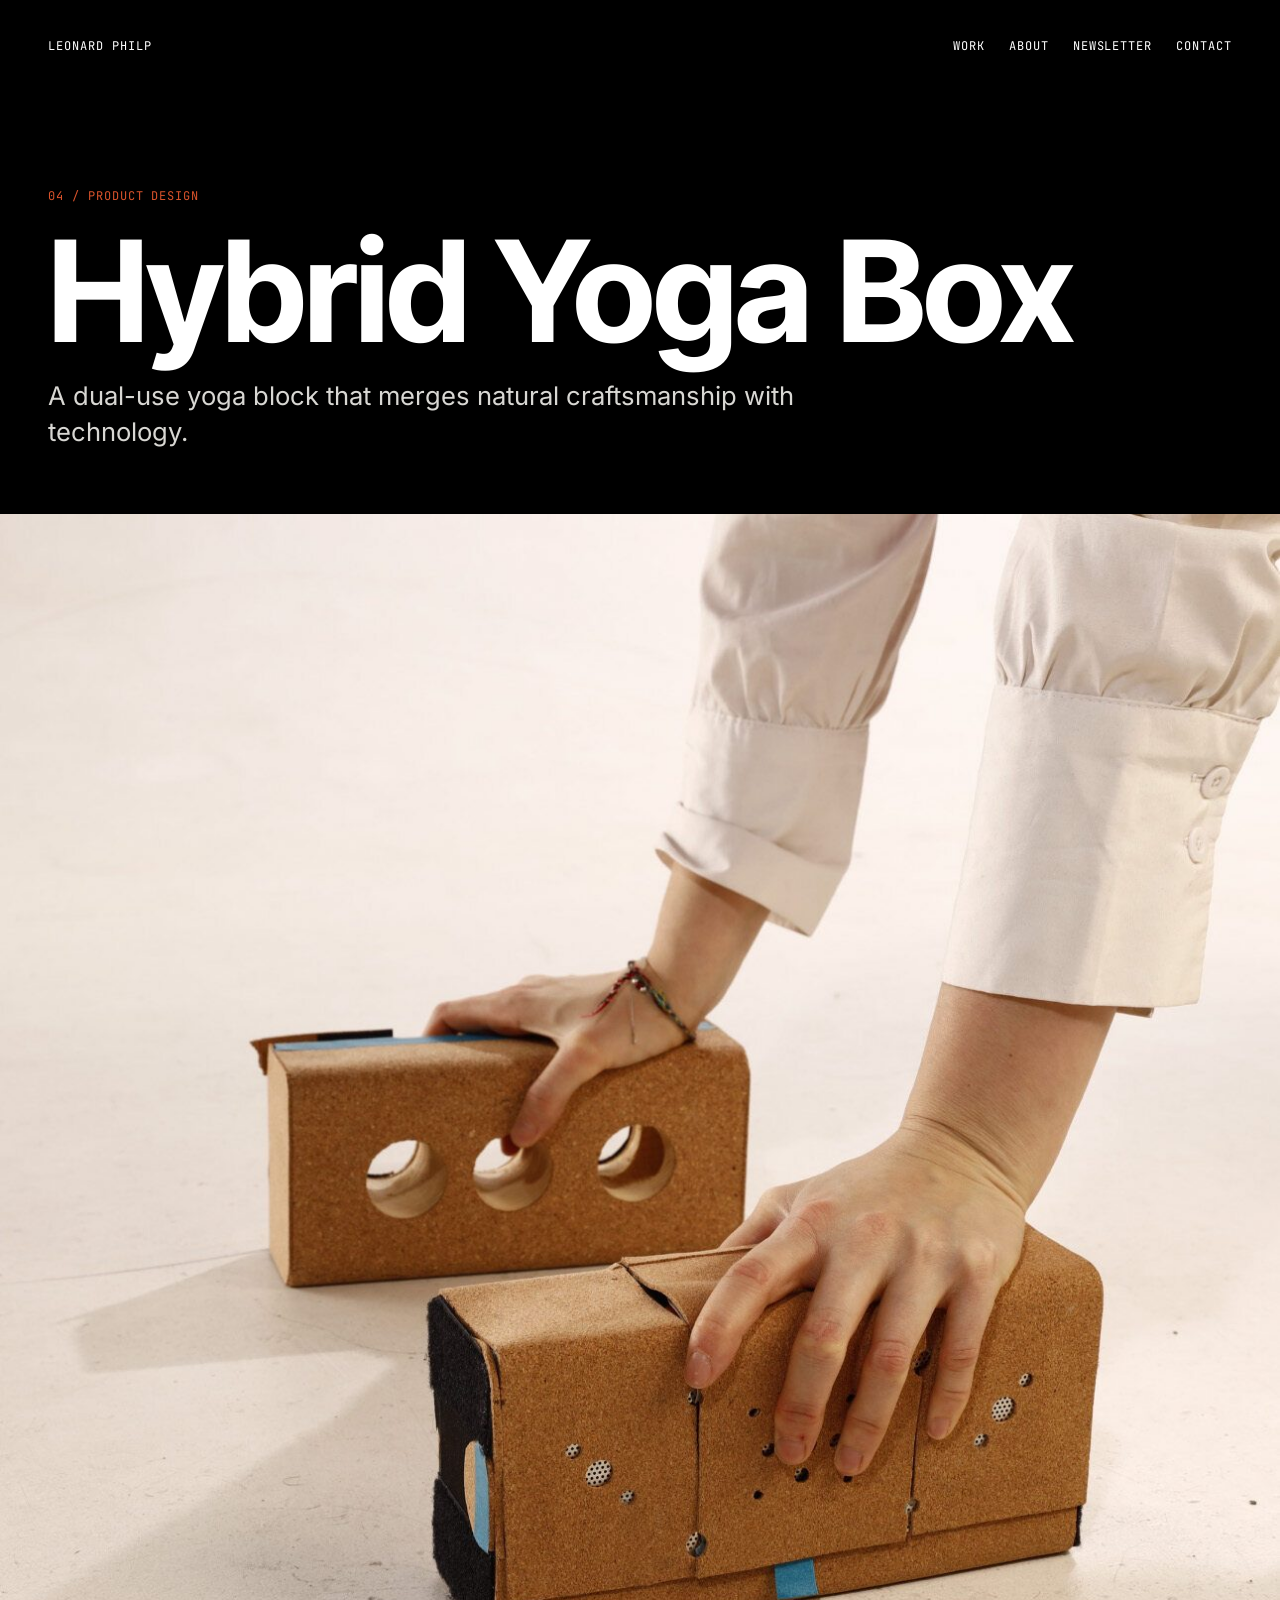
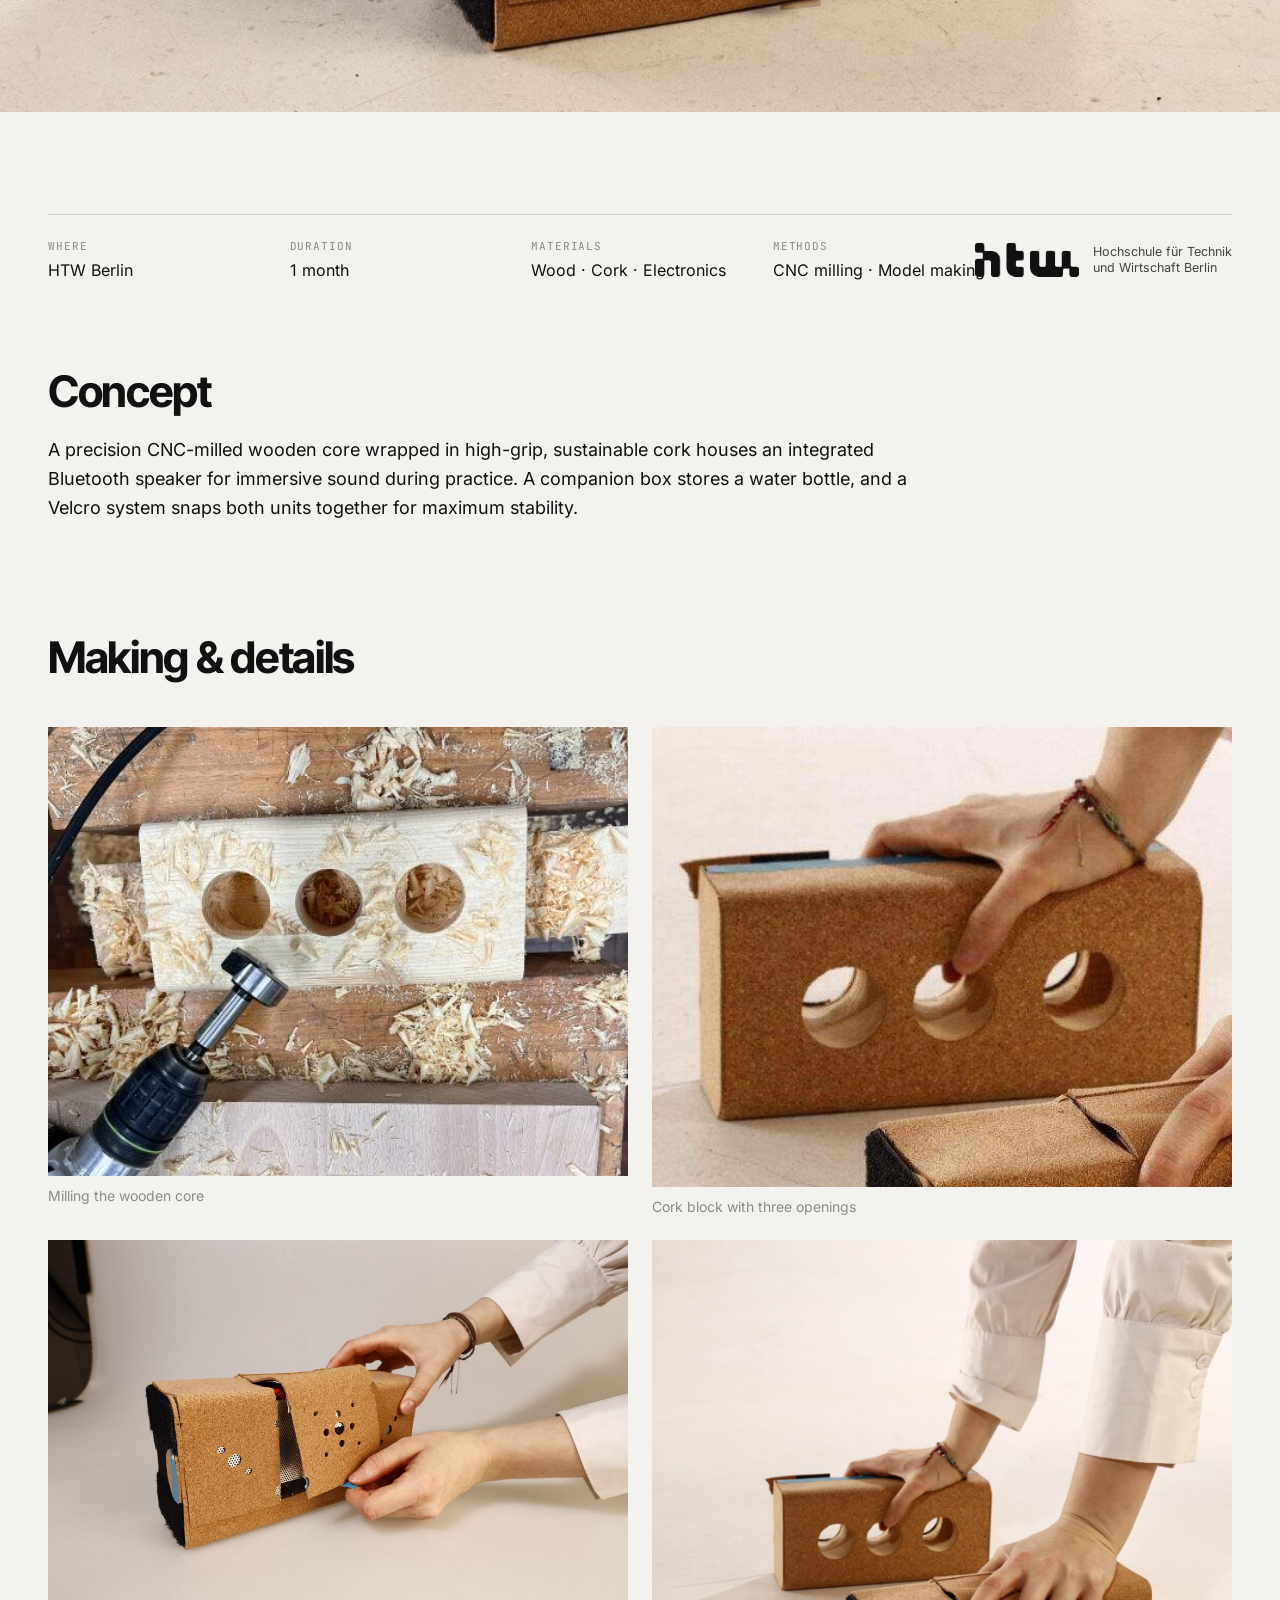
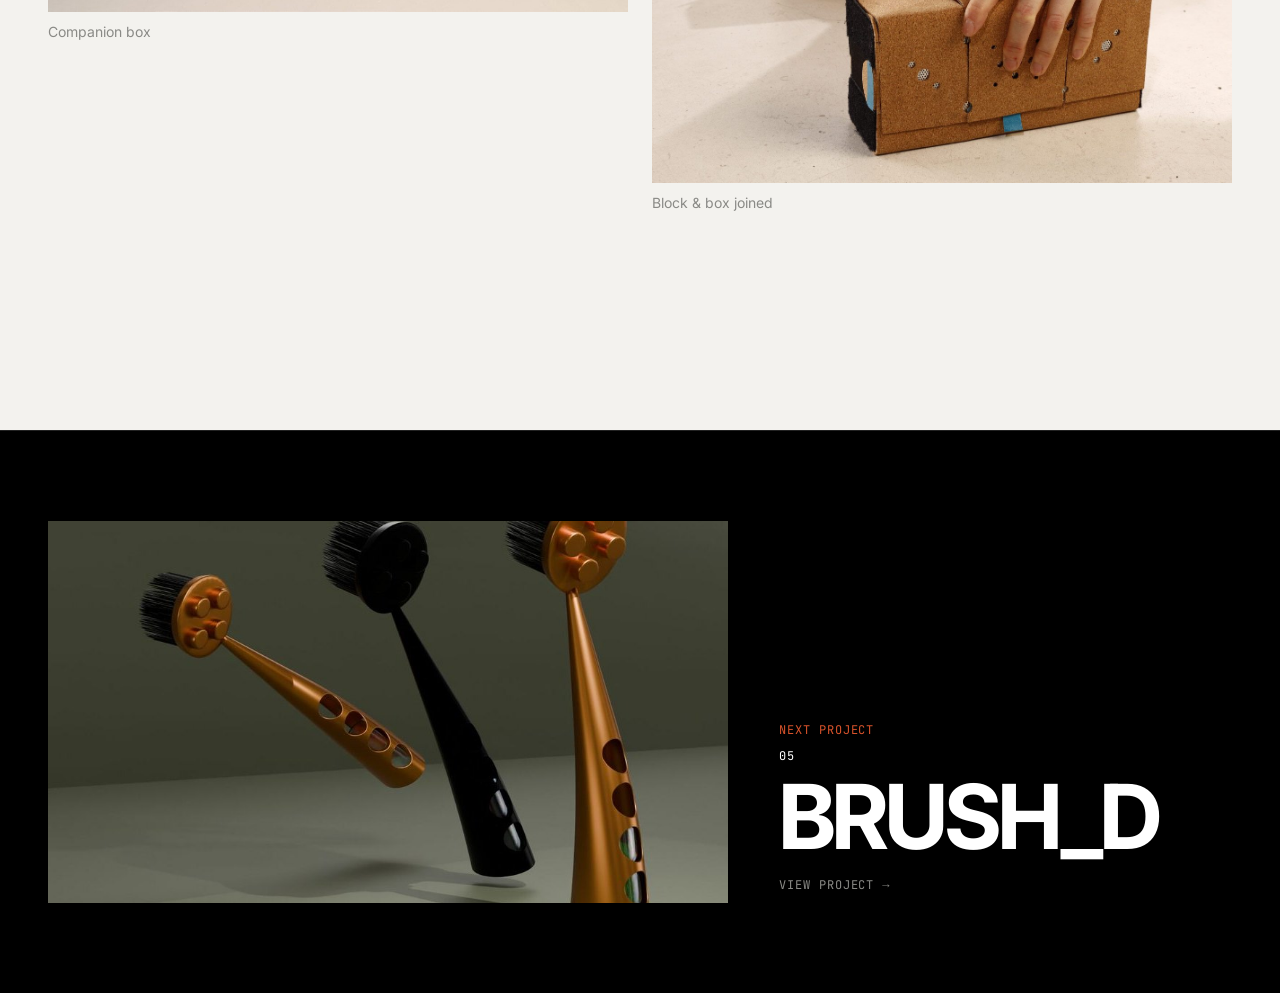
<file: work/hybrid-yoga-box/index.html>
<!doctype html>
<html lang="en">
<head>
<meta charset="utf-8">
<meta name="viewport" content="width=device-width, initial-scale=1">
<title>Hybrid Yoga Box · Cork, wood &amp; sound · Leonard Philp</title>
<meta name="description" content="Hybrid Yoga Box by Leonard Philp (HTW Berlin): a CNC-milled wooden yoga block in cork with a built-in Bluetooth speaker and a companion box.">
<!--seo-->
<link rel="canonical" href="https://leonardphilp.com/work/hybrid-yoga-box/">
<link rel="icon" href="../../favicon.ico" sizes="any">
<link rel="icon" type="image/png" sizes="32x32" href="../../favicon-32.png">
<link rel="icon" type="image/png" sizes="192x192" href="../../favicon-192.png">
<link rel="apple-touch-icon" href="../../apple-touch-icon.png">
<meta name="theme-color" content="#111111">
<meta name="author" content="Leonard Philp">
<meta property="og:type" content="website">
<meta property="og:site_name" content="Leonard Philp · Industrial Design">
<meta property="og:title" content="Hybrid Yoga Box · Cork, wood &amp; sound · Leonard Philp">
<meta property="og:description" content="Hybrid Yoga Box by Leonard Philp (HTW Berlin): a CNC-milled wooden yoga block in cork with a built-in Bluetooth speaker and a companion box.">
<meta property="og:url" content="https://leonardphilp.com/work/hybrid-yoga-box/">
<meta property="og:image" content="https://leonardphilp.com/bilder/hybrid-yoga-box/box-joined.jpg">
<meta property="og:locale" content="en_US">
<meta name="twitter:card" content="summary_large_image">
<meta name="twitter:title" content="Hybrid Yoga Box · Cork, wood &amp; sound · Leonard Philp">
<meta name="twitter:description" content="Hybrid Yoga Box by Leonard Philp (HTW Berlin): a CNC-milled wooden yoga block in cork with a built-in Bluetooth speaker and a companion box.">
<meta name="twitter:image" content="https://leonardphilp.com/bilder/hybrid-yoga-box/box-joined.jpg">
<script data-goatcounter="https://leonardphilp.goatcounter.com/count" async src="https://gc.zgo.at/count.js"></script>
<!--/seo-->
<link rel="stylesheet" href="../../style.css?v=34">
</head>
<body>
  <nav class="label"><a href="../../">Leonard Philp</a><ul><li><a href="../../#work">Work</a></li><li><a href="../../#about">About</a></li><li><a href="../../#newsletter">Newsletter</a></li><li><a href="../../#contact">Contact</a></li></ul></nav>
  <header class="p-hero">
    <p class="label accent">04 / Product design</p>
    <h1>Hybrid Yoga Box</h1>
    <p class="tagline">A dual-use yoga block that merges natural craftsmanship with technology.</p>
  </header>
  <img class="full" src="../../bilder/hybrid-yoga-box/box-joined.jpg" alt="Cork yoga block and companion box being joined by hand">
  <main class="p-body">
    <dl class="meta"><div><dt>Where</dt><dd>HTW Berlin</dd></div><div><dt>Duration</dt><dd>1 month</dd></div><div><dt>Materials</dt><dd>Wood · Cork · Electronics</dd></div><div><dt>Methods</dt><dd>CNC milling · Model making</dd></div><div class="meta-uni"><img src="../../bilder/about/logo-htw-black.png?v=1" alt="" loading="lazy"><span>Hochschule für Technik<br>und Wirtschaft Berlin</span></div></dl>
<section class="block"><div class="text stack"><h2>Concept</h2><div><p>A precision CNC-milled wooden core wrapped in high-grip, sustainable cork houses an integrated Bluetooth speaker for immersive sound during practice. A companion box stores a water bottle, and a Velcro system snaps both units together for maximum stability.</p></div></div></section>
<section class="block"><div class="text t2"><h2>Making &amp; details</h2><div></div></div><div class="gallery two"><figure><img src="../../bilder/hybrid-yoga-box/milling-wooden-core.jpg" alt="CNC milling the wooden core of the yoga block" loading="lazy"><figcaption>Milling the wooden core</figcaption></figure><figure><img src="../../bilder/hybrid-yoga-box/cork-block-three-openings.jpg" alt="Cork yoga block with three speaker openings" loading="lazy"><figcaption>Cork block with three openings</figcaption></figure><figure><img src="../../bilder/hybrid-yoga-box/box-companion.jpg" alt="Cork companion box for a water bottle" loading="lazy"><figcaption>Companion box</figcaption></figure><figure><img src="../../bilder/hybrid-yoga-box/box-joined.jpg" alt="Yoga block and companion box joined with Velcro" loading="lazy"><figcaption>Block &amp; box joined</figcaption></figure></div></section>
  </main>
  <footer class="next">
    <a class="next-link" href="../brush-d/"><div class="next-img"><img src="../../bilder/projekte/05-brush-d-cover.jpg?v=3" alt="" loading="lazy"></div><div class="next-meta"><span class="label accent">Next project</span><span class="label">05</span><h2>BRUSH_D</h2><span class="label go">View project →</span></div></a>
  </footer>
  <script src="../../lightbox.js?v=5" defer></script>
</body>
</html>
</file>
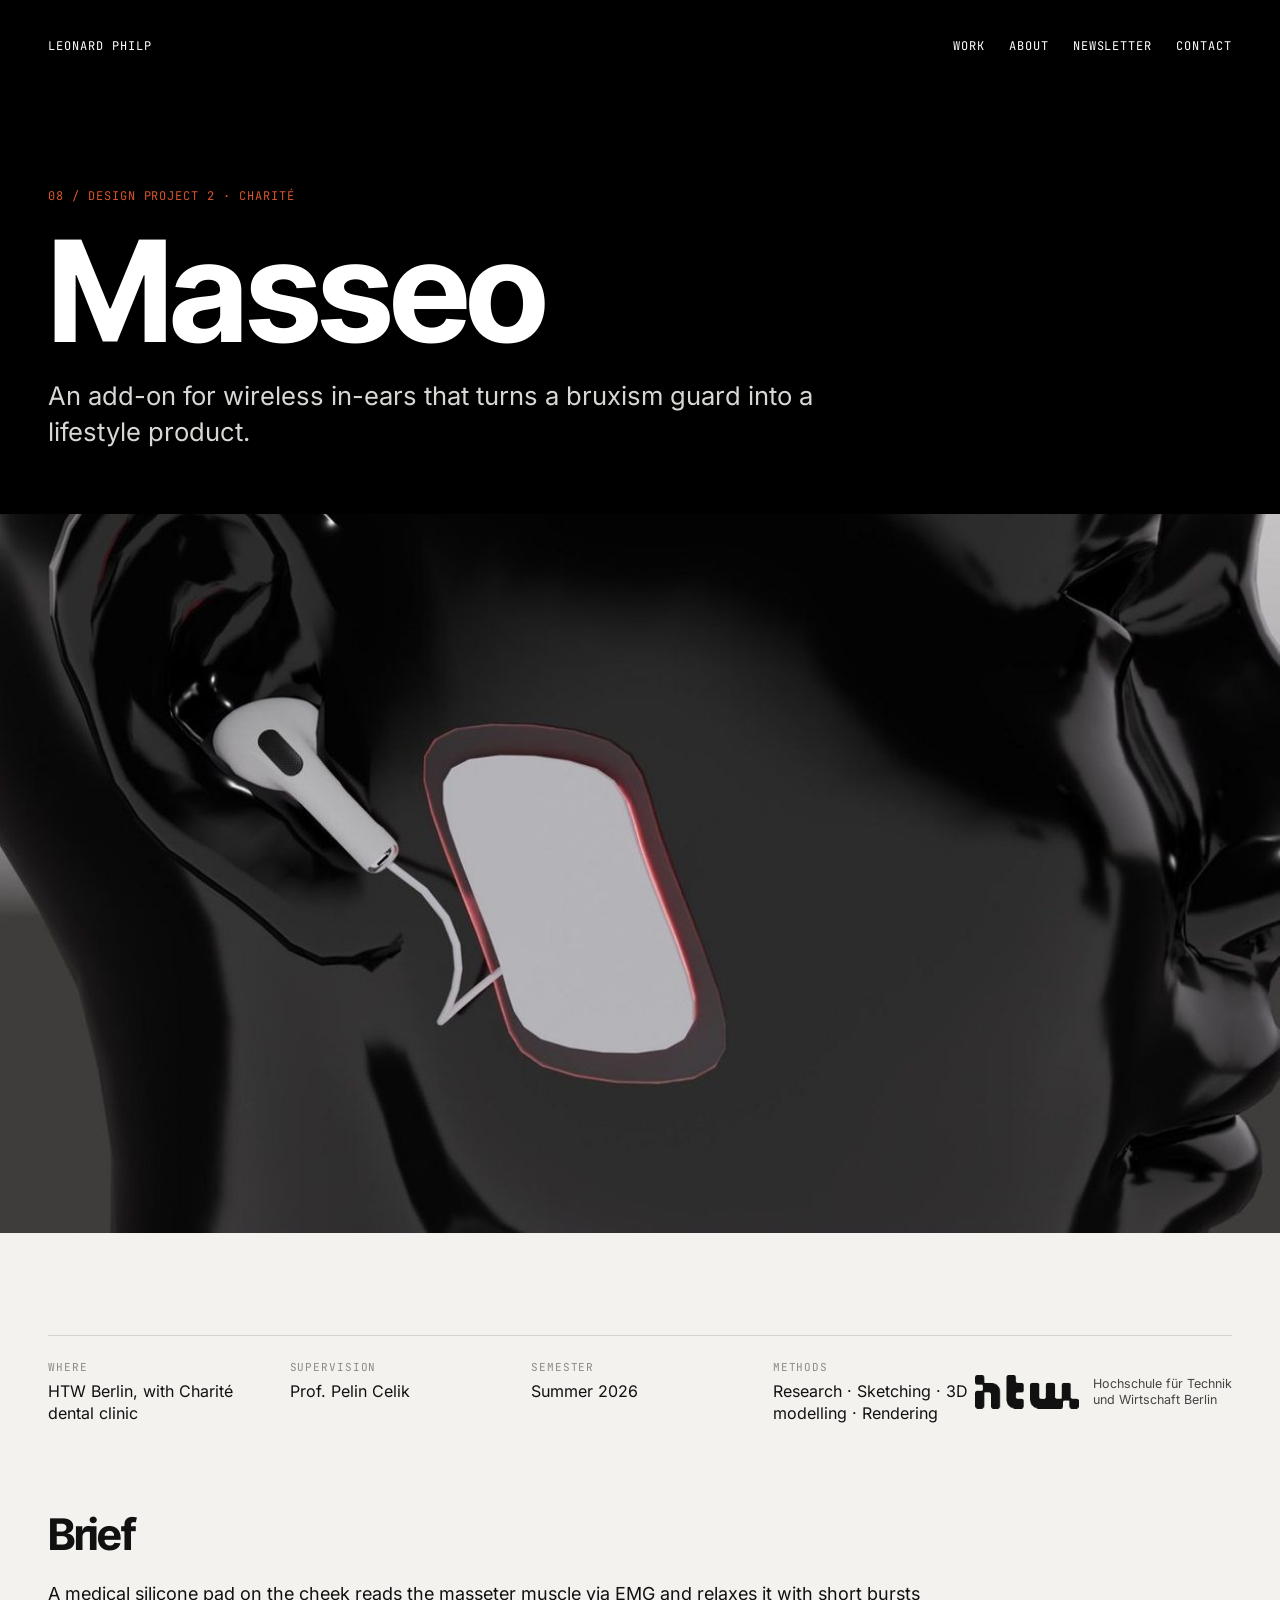
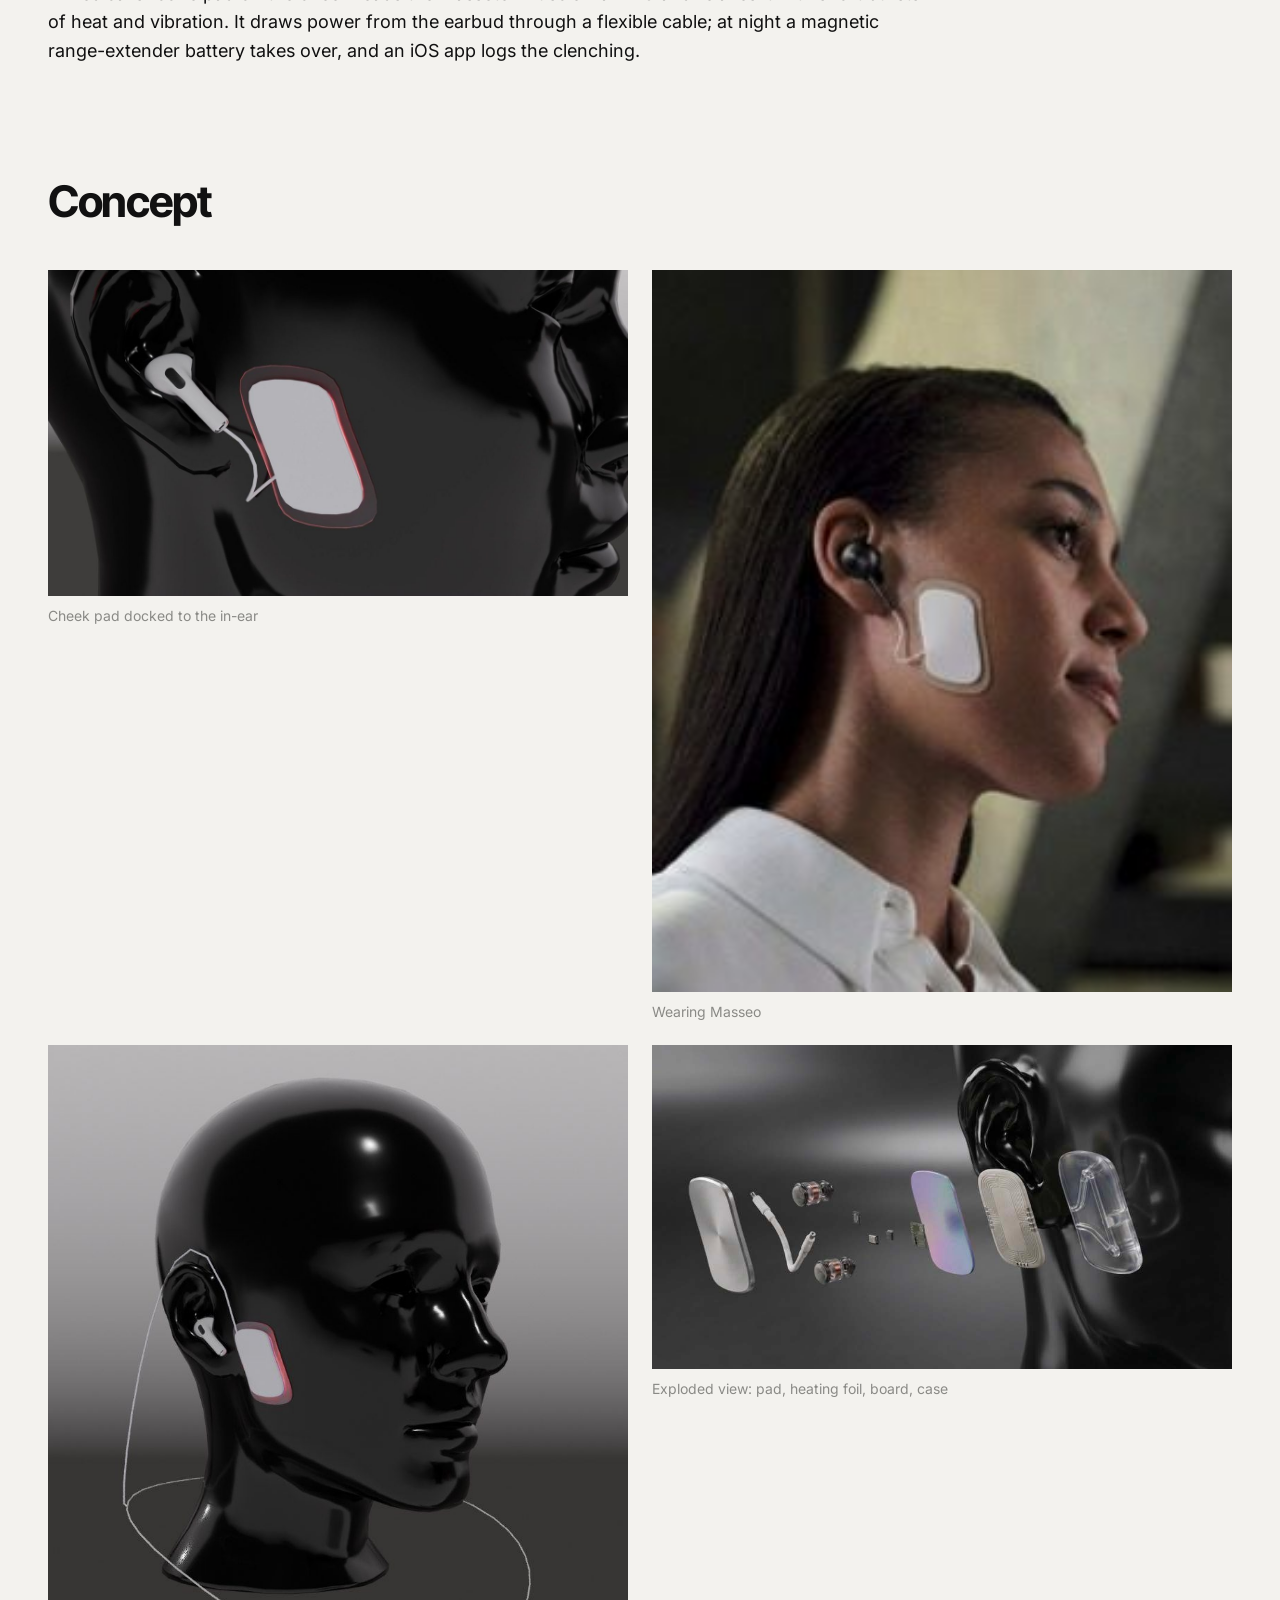
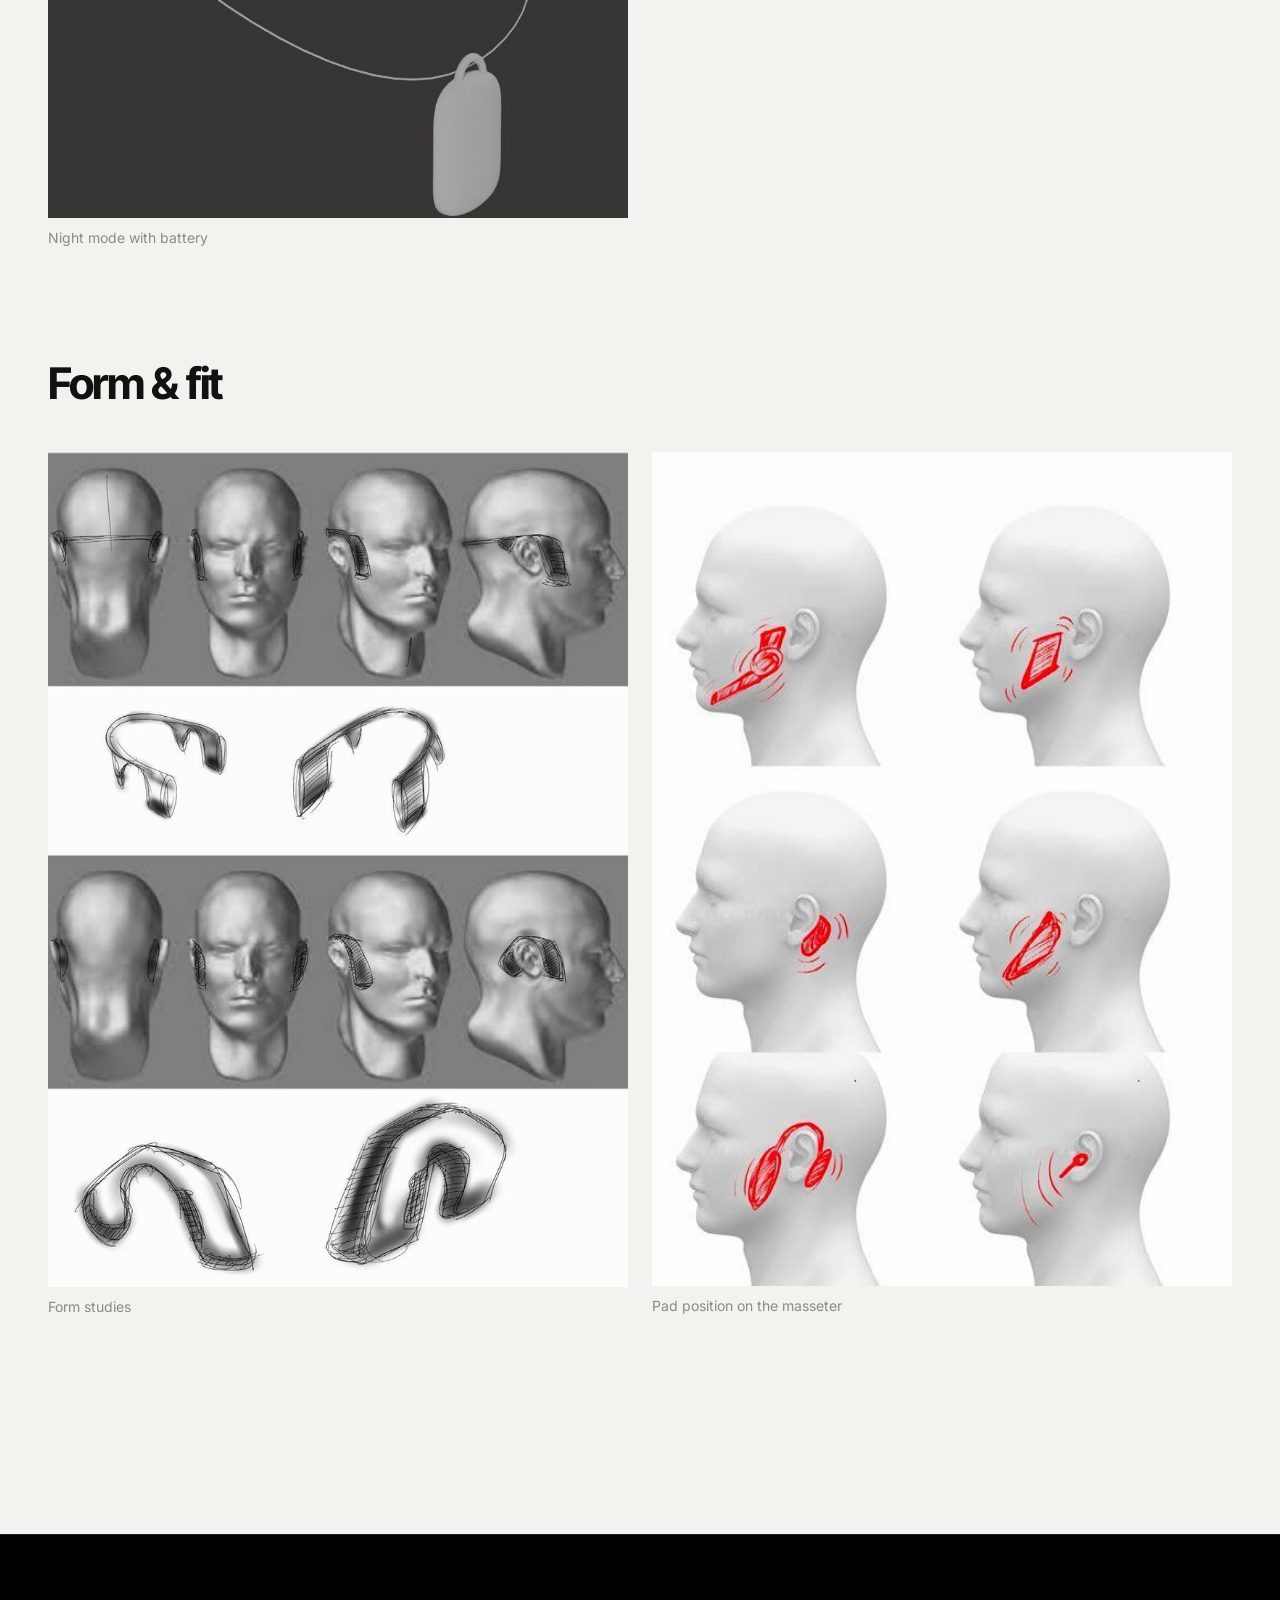
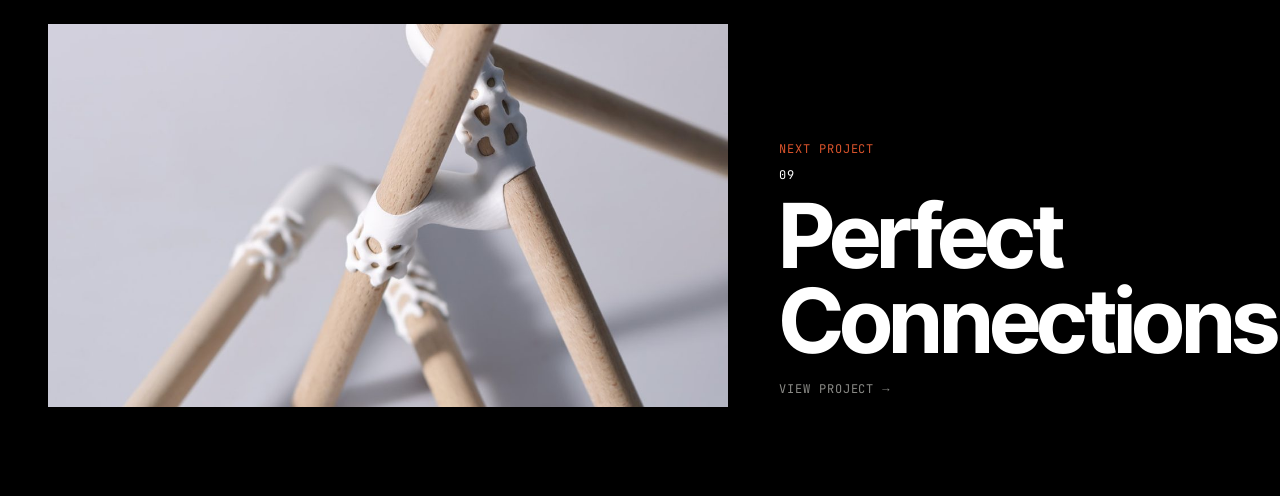
<file: work/masseo/index.html>
<!doctype html>
<html lang="en">
<head>
<meta charset="utf-8">
<meta name="viewport" content="width=device-width, initial-scale=1">
<title>Masseo · Bruxism add-on for in-ears · Leonard Philp</title>
<meta name="description" content="Masseo by Leonard Philp: an add-on for wireless in-ears that turns a bruxism guard into a lifestyle product, designed at HTW Berlin with the Charité dental clinic.">
<!--seo-->
<link rel="canonical" href="https://leonardphilp.com/work/masseo/">
<link rel="icon" href="../../favicon.ico" sizes="any">
<link rel="icon" type="image/png" sizes="32x32" href="../../favicon-32.png">
<link rel="icon" type="image/png" sizes="192x192" href="../../favicon-192.png">
<link rel="apple-touch-icon" href="../../apple-touch-icon.png">
<meta name="theme-color" content="#111111">
<meta name="author" content="Leonard Philp">
<meta property="og:type" content="website">
<meta property="og:site_name" content="Leonard Philp · Industrial Design">
<meta property="og:title" content="Masseo · Bruxism add-on for in-ears · Leonard Philp">
<meta property="og:description" content="Masseo by Leonard Philp: an add-on for wireless in-ears that turns a bruxism guard into a lifestyle product, designed at HTW Berlin with the Charité dental clinic.">
<meta property="og:url" content="https://leonardphilp.com/work/masseo/">
<meta property="og:image" content="https://leonardphilp.com/bilder/masseo/cover-pad-docked.jpg">
<meta property="og:locale" content="en_US">
<meta name="twitter:card" content="summary_large_image">
<meta name="twitter:title" content="Masseo · Bruxism add-on for in-ears · Leonard Philp">
<meta name="twitter:description" content="Masseo by Leonard Philp: an add-on for wireless in-ears that turns a bruxism guard into a lifestyle product, designed at HTW Berlin with the Charité dental clinic.">
<meta name="twitter:image" content="https://leonardphilp.com/bilder/masseo/cover-pad-docked.jpg">
<script data-goatcounter="https://leonardphilp.goatcounter.com/count" async src="https://gc.zgo.at/count.js"></script>
<!--/seo-->
<link rel="stylesheet" href="../../style.css?v=34">
</head>
<body>
  <nav class="label"><a href="../../">Leonard Philp</a><ul><li><a href="../../#work">Work</a></li><li><a href="../../#about">About</a></li><li><a href="../../#newsletter">Newsletter</a></li><li><a href="../../#contact">Contact</a></li></ul></nav>
  <header class="p-hero">
    <p class="label accent">08 / Design Project 2 · Charité</p>
    <h1>Masseo</h1>
    <p class="tagline">An add-on for wireless in-ears that turns a bruxism guard into a lifestyle product.</p>
  </header>
  <img class="full" src="../../bilder/masseo/cover-pad-docked.jpg" alt="Masseo cheek pad docked to a wireless in-ear">
  <main class="p-body">
    <dl class="meta"><div><dt>Where</dt><dd>HTW Berlin, with Charité dental clinic</dd></div><div><dt>Supervision</dt><dd>Prof. Pelin Celik</dd></div><div><dt>Semester</dt><dd>Summer 2026</dd></div><div><dt>Methods</dt><dd>Research · Sketching · 3D modelling · Rendering</dd></div><div class="meta-uni"><img src="../../bilder/about/logo-htw-black.png?v=1" alt="" loading="lazy"><span>Hochschule für Technik<br>und Wirtschaft Berlin</span></div></dl>
<section class="block"><div class="text stack"><h2>Brief</h2><div><p>A medical silicone pad on the cheek reads the masseter muscle via EMG and relaxes it with short bursts of heat and vibration. It draws power from the earbud through a flexible cable; at night a magnetic range-extender battery takes over, and an iOS app logs the clenching.</p></div></div></section>
<section class="block"><div class="text t2"><h2>Concept</h2><div></div></div><div class="gallery two"><figure><img src="../../bilder/masseo/cover-pad-docked.jpg" alt="Cheek pad docked to the in-ear" loading="lazy"><figcaption>Cheek pad docked to the in-ear</figcaption></figure><figure><img src="../../bilder/masseo/wearing.jpg" alt="Person wearing Masseo" loading="lazy"><figcaption>Wearing Masseo</figcaption></figure><figure><img src="../../bilder/masseo/night-mode-battery.jpg" alt="Masseo in night mode with range-extender battery" loading="lazy"><figcaption>Night mode with battery</figcaption></figure><figure><img src="../../bilder/masseo/exploded-view.jpg" alt="Exploded view of Masseo" loading="lazy"><figcaption>Exploded view: pad, heating foil, board, case</figcaption></figure></div></section>
<section class="block"><div class="text t2"><h2>Form &amp; fit</h2><div></div></div><div class="gallery"><figure><img src="../../bilder/masseo/form-studies.jpg" alt="Form studies of the cheek pad" loading="lazy"><figcaption>Form studies</figcaption></figure><figure><img src="../../bilder/masseo/pad-position.jpg" alt="Pad position on the masseter muscle" loading="lazy"><figcaption>Pad position on the masseter</figcaption></figure></div></section>
  </main>
  <footer class="next">
    <a class="next-link" href="../perfect-connections/"><div class="next-img"><img src="../../bilder/projekte/09-perfect-connections-cover.jpg?v=3" alt="" loading="lazy"></div><div class="next-meta"><span class="label accent">Next project</span><span class="label">09</span><h2>Perfect Connections</h2><span class="label go">View project →</span></div></a>
  </footer>
  <script src="../../lightbox.js?v=5" defer></script>
</body>
</html>
</file>
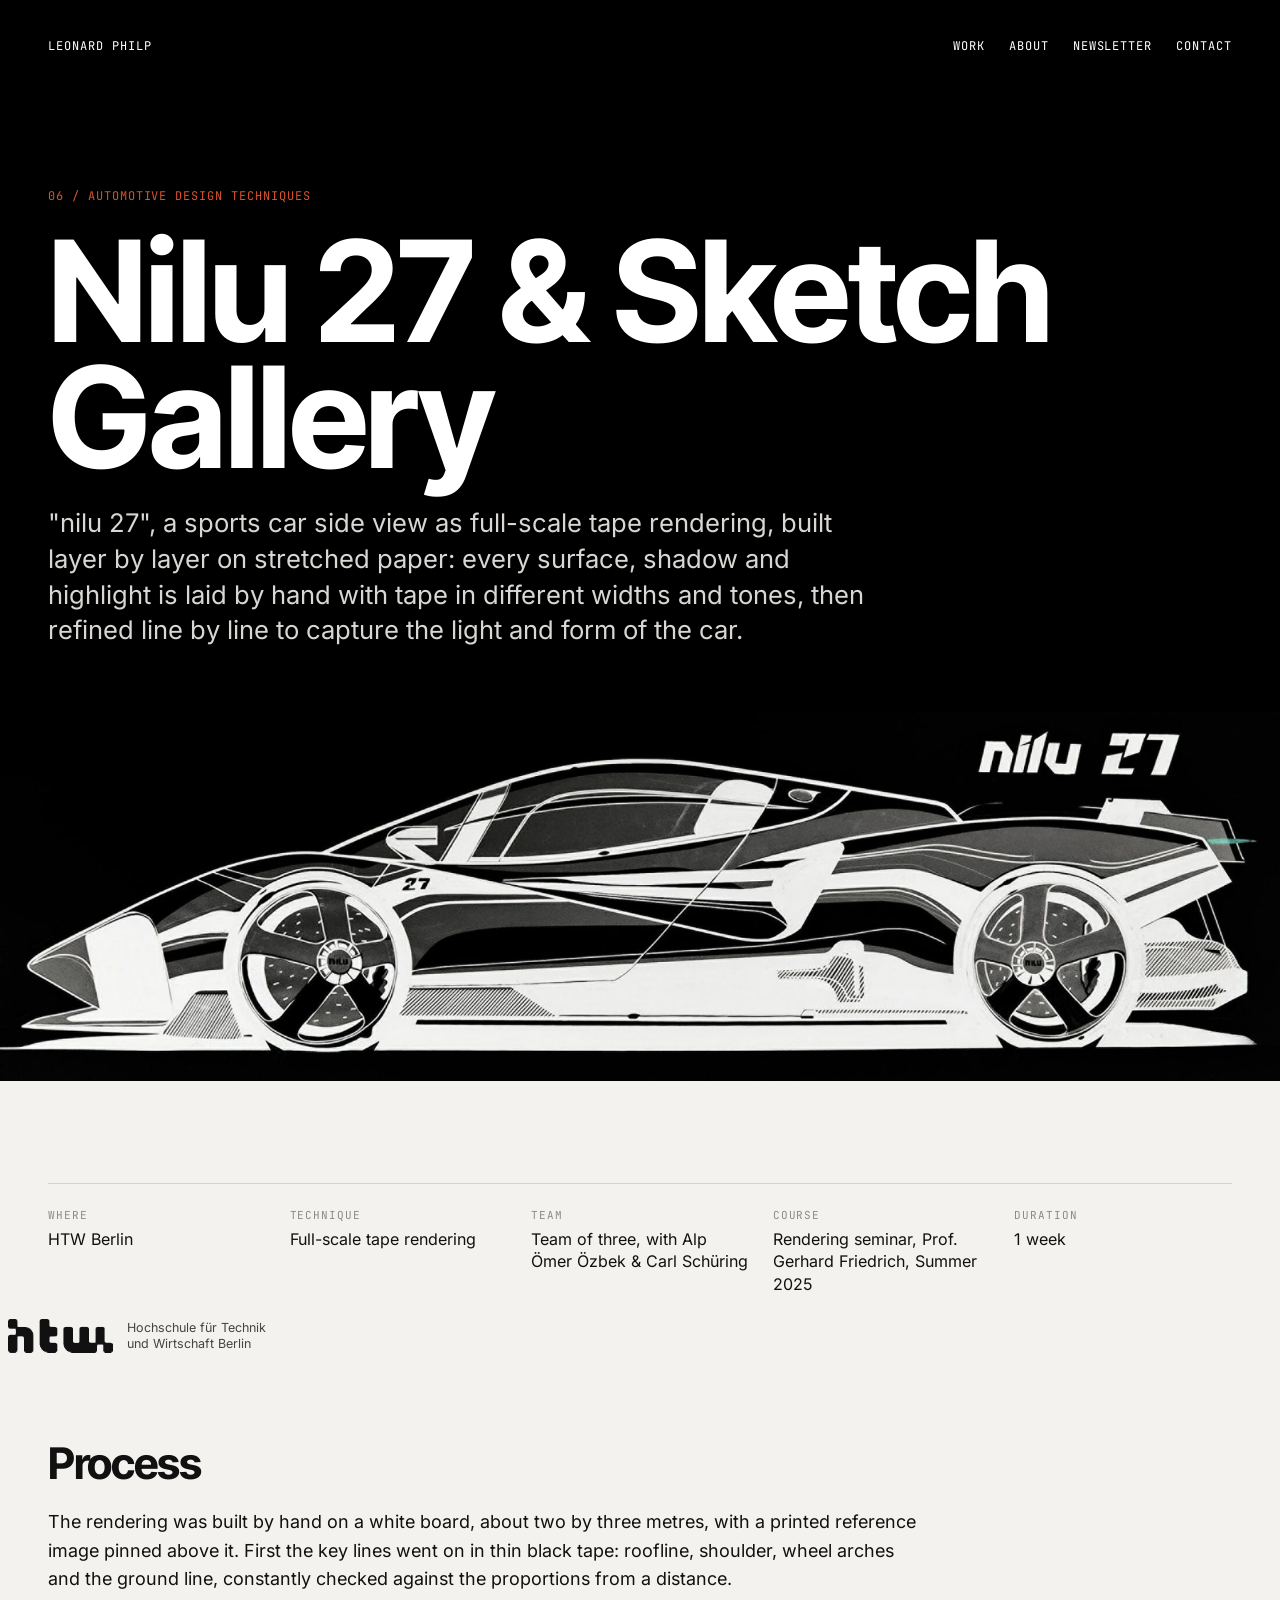
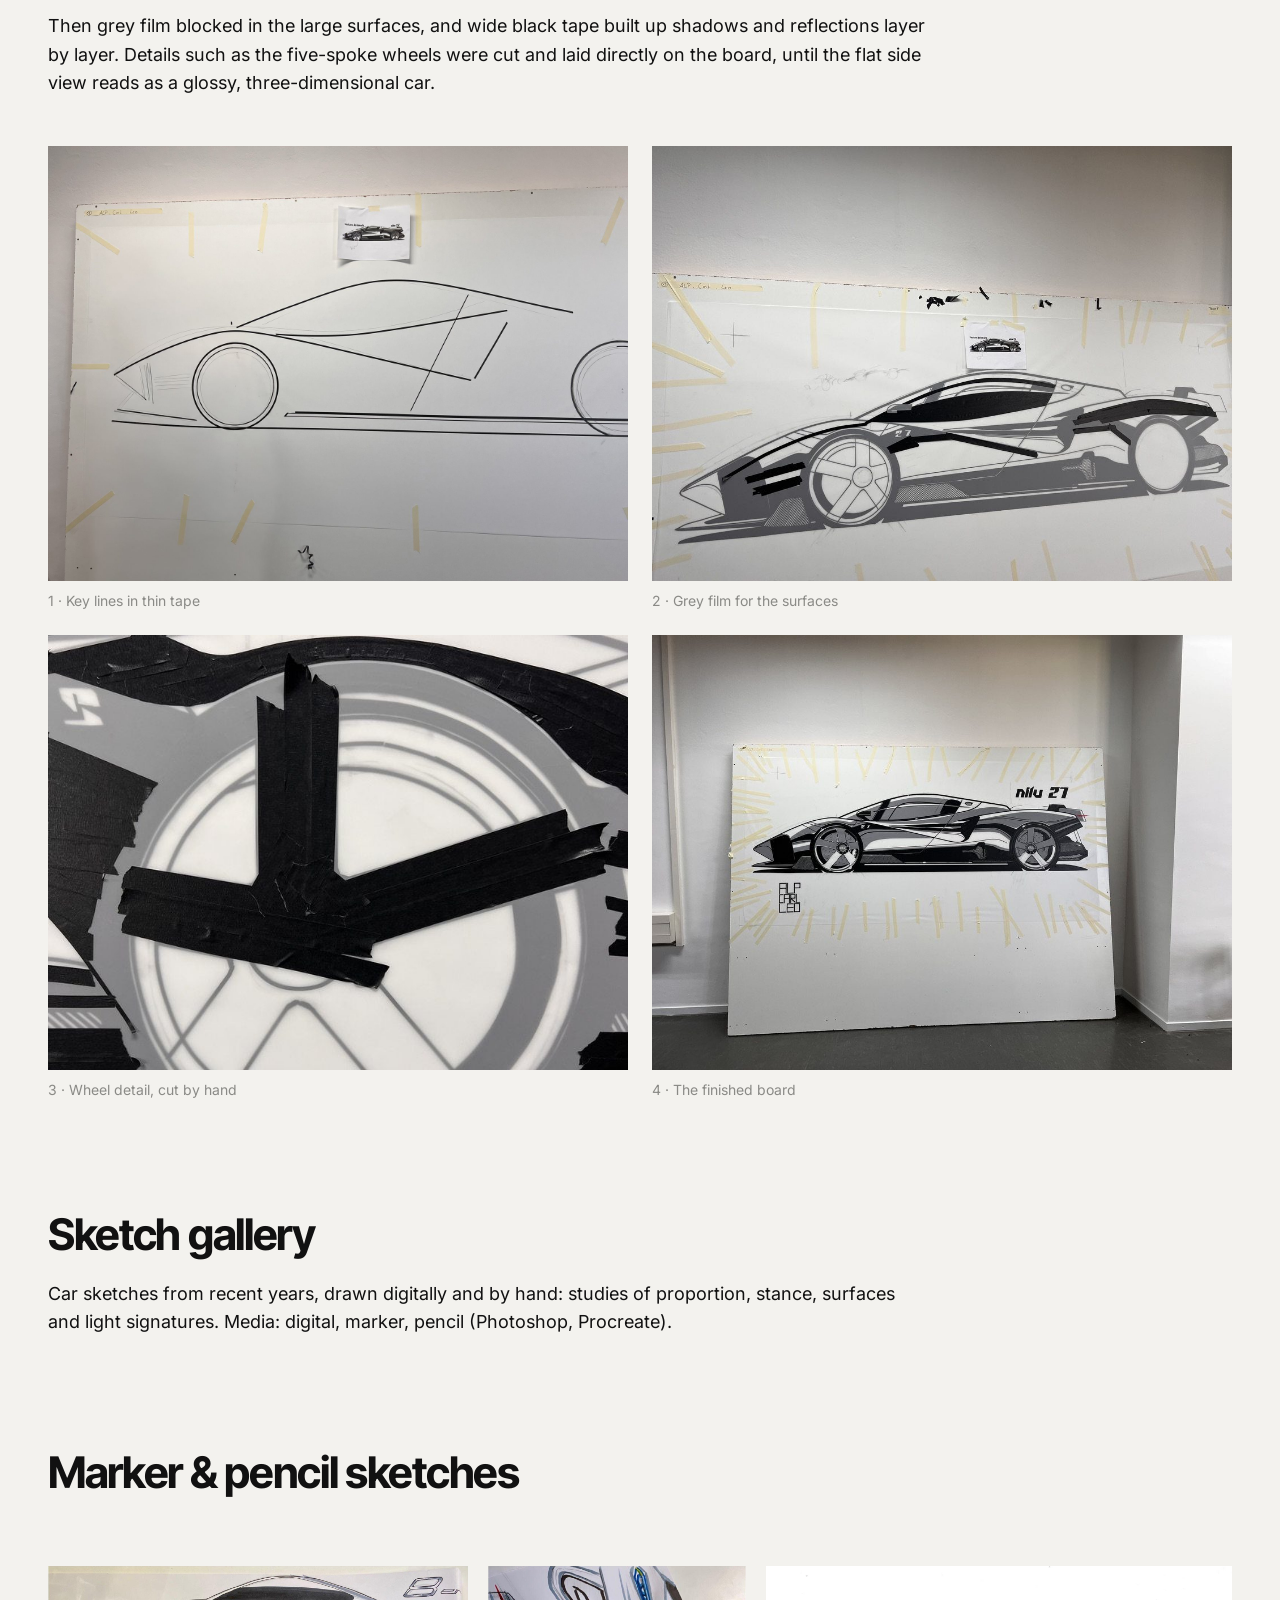
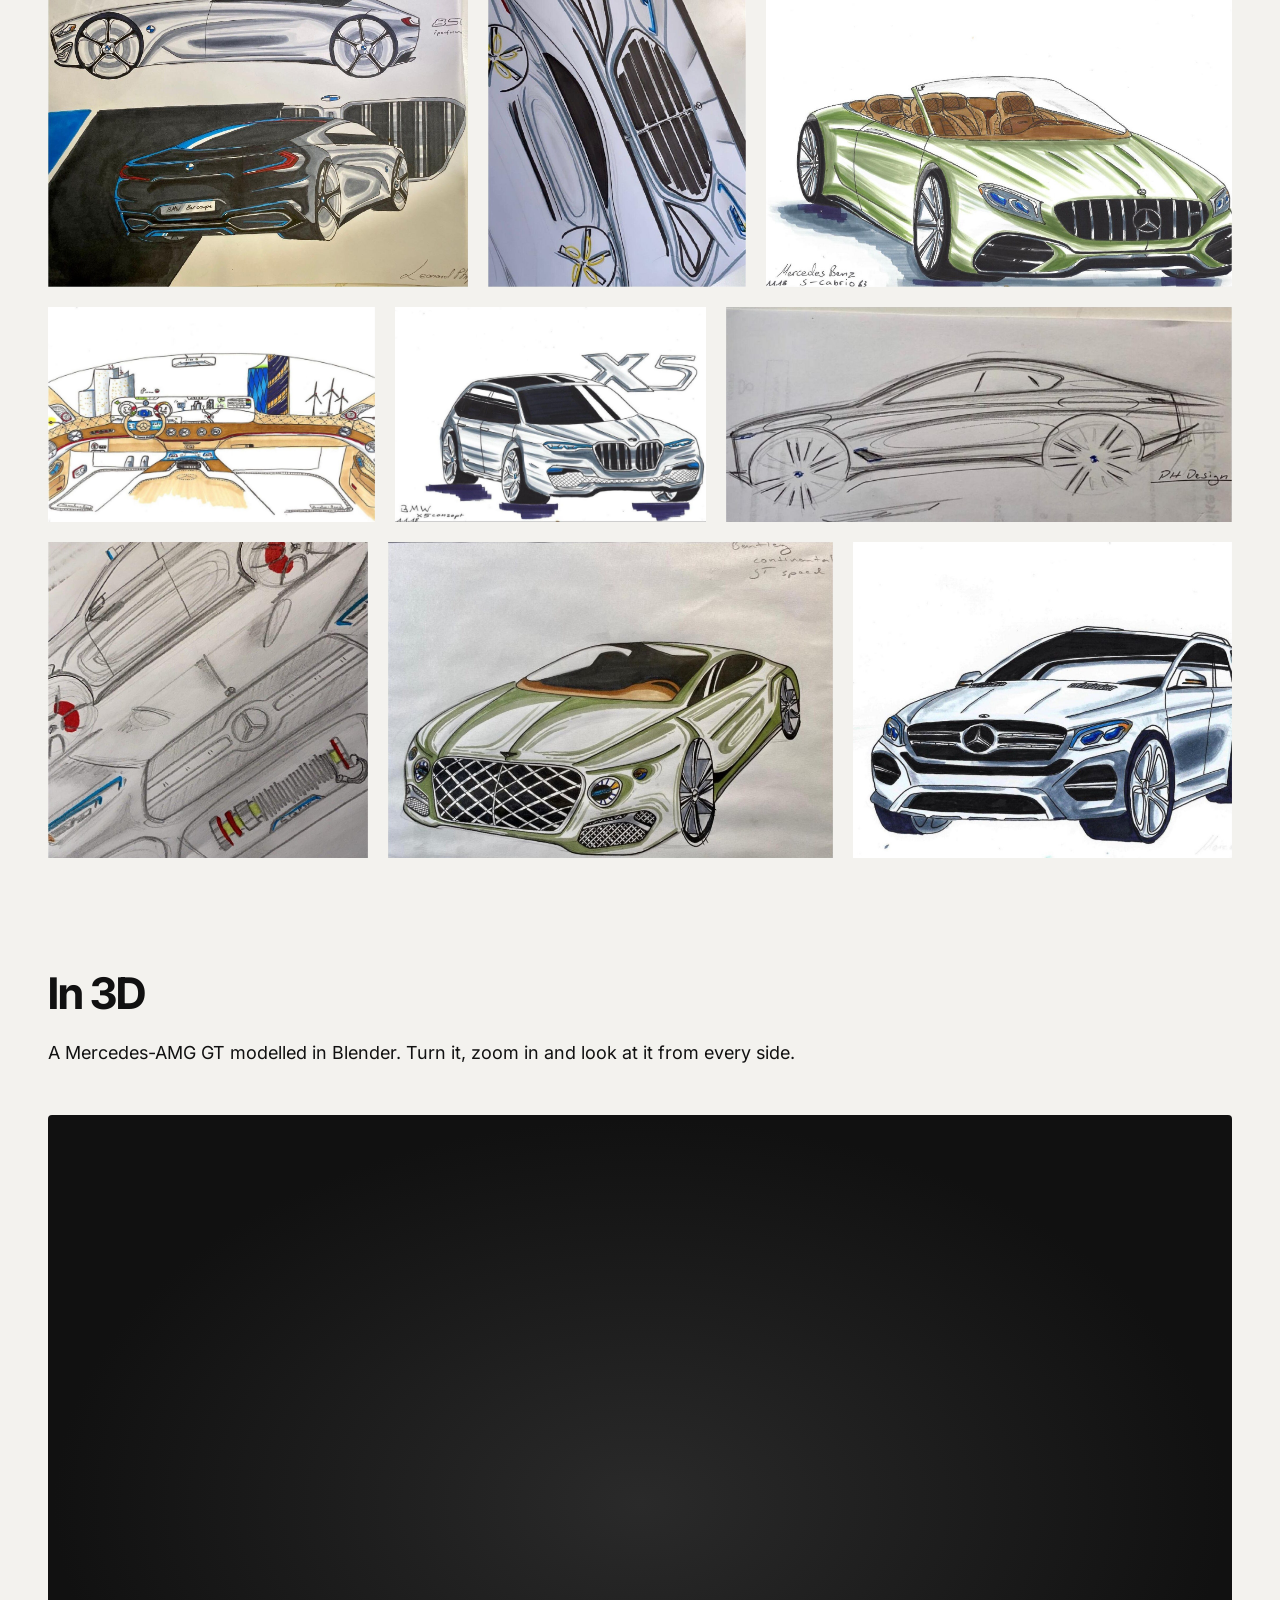
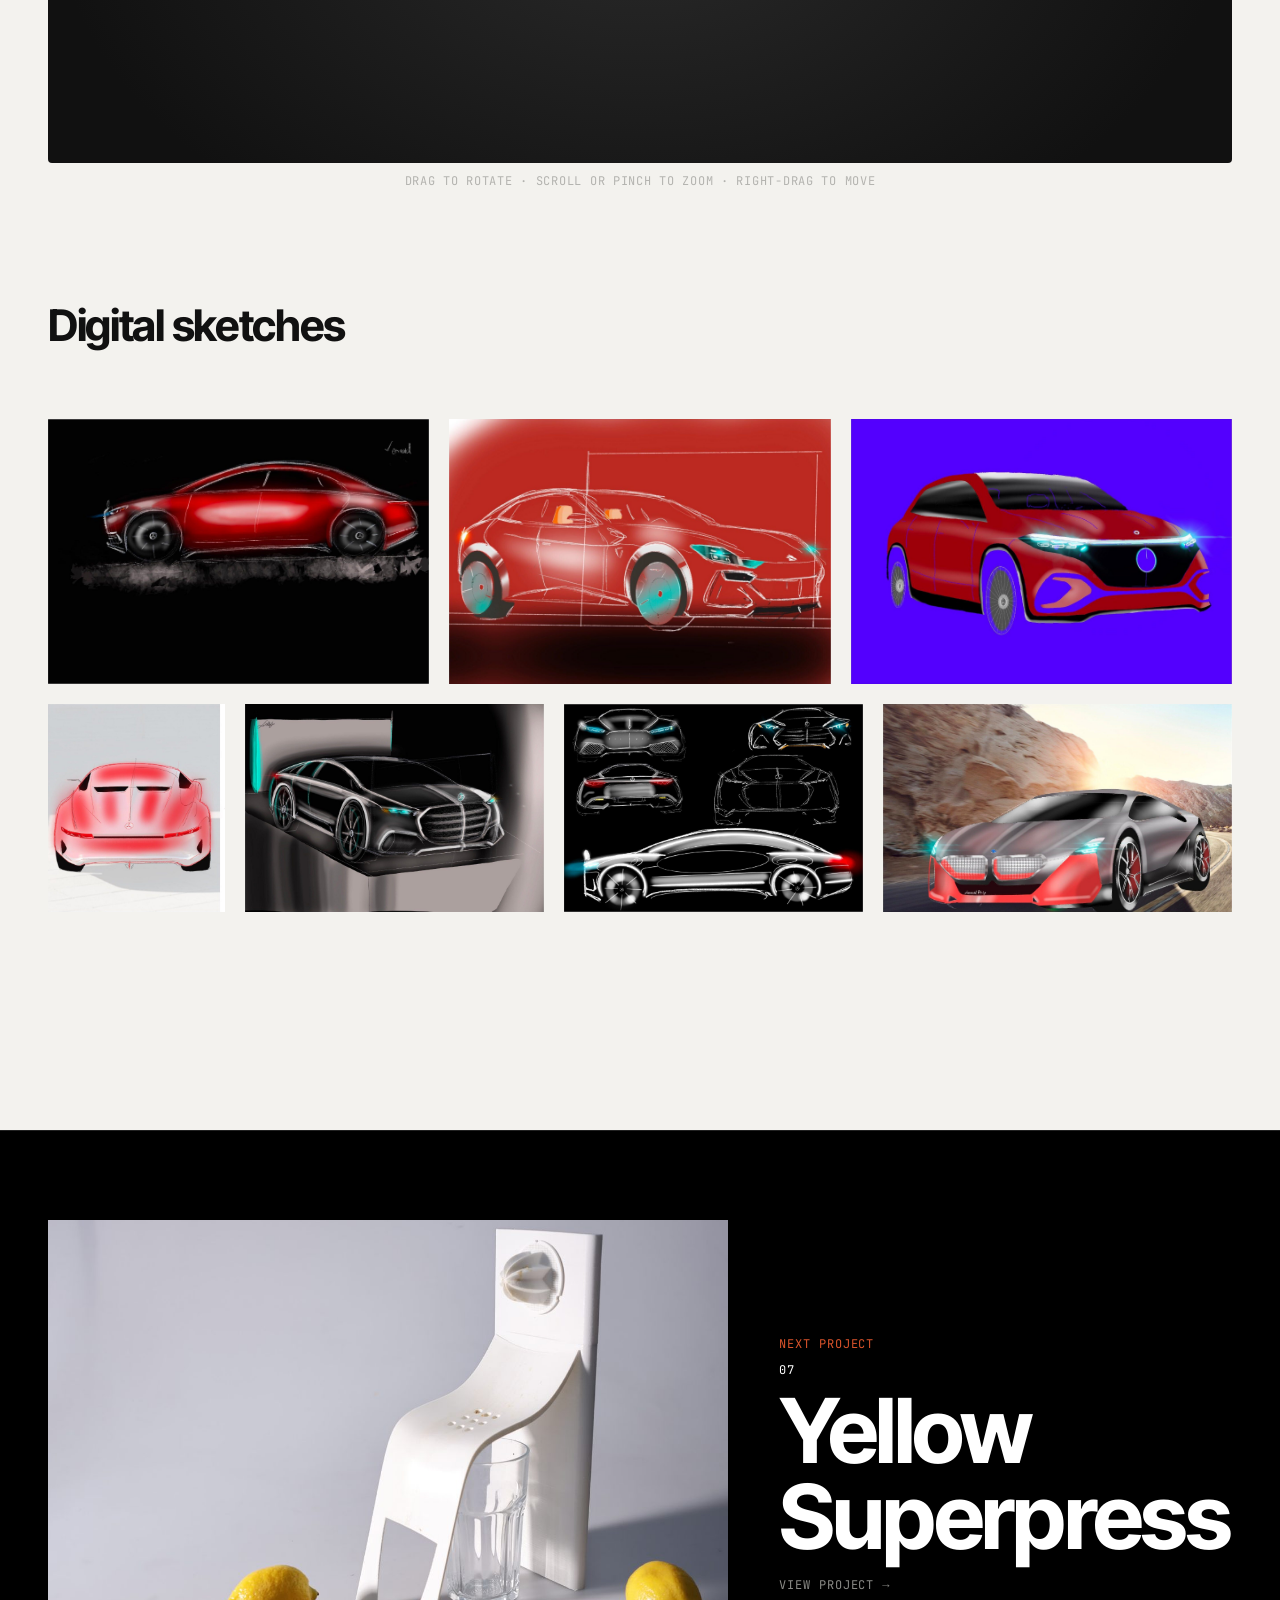
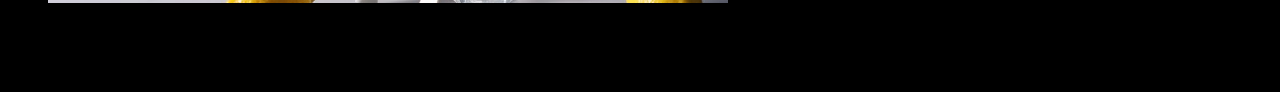
<file: work/nilu-27/index.html>
<!doctype html>
<html lang="en">
<head>
<meta charset="utf-8">
<meta name="viewport" content="width=device-width, initial-scale=1">
<title>Nilu 27 &amp; Sketch Gallery · Full-scale tape rendering &amp; car sketches · Leonard Philp</title>
<meta name="description" content="Nilu 27: a full-scale automotive tape rendering of a sports car side view, plus a gallery of car sketches in marker, pencil and digital by Leonard Philp.">
<!--seo-->
<link rel="canonical" href="https://leonardphilp.com/work/nilu-27/">
<link rel="icon" href="../../favicon.ico" sizes="any">
<link rel="icon" type="image/png" sizes="32x32" href="../../favicon-32.png">
<link rel="icon" type="image/png" sizes="192x192" href="../../favicon-192.png">
<link rel="apple-touch-icon" href="../../apple-touch-icon.png">
<meta name="theme-color" content="#111111">
<meta name="author" content="Leonard Philp">
<meta property="og:type" content="website">
<meta property="og:site_name" content="Leonard Philp · Industrial Design">
<meta property="og:title" content="Nilu 27 &amp; Sketch Gallery · Full-scale tape rendering &amp; car sketches · Leonard Philp">
<meta property="og:description" content="Nilu 27: a full-scale automotive tape rendering of a sports car side view, plus a gallery of car sketches in marker, pencil and digital by Leonard Philp.">
<meta property="og:url" content="https://leonardphilp.com/work/nilu-27/">
<meta property="og:image" content="https://leonardphilp.com/bilder/nilu-27/nilu27-tape-rendering.jpg">
<meta property="og:locale" content="en_US">
<meta name="twitter:card" content="summary_large_image">
<meta name="twitter:title" content="Nilu 27 &amp; Sketch Gallery · Full-scale tape rendering &amp; car sketches · Leonard Philp">
<meta name="twitter:description" content="Nilu 27: a full-scale automotive tape rendering of a sports car side view, plus a gallery of car sketches in marker, pencil and digital by Leonard Philp.">
<meta name="twitter:image" content="https://leonardphilp.com/bilder/nilu-27/nilu27-tape-rendering.jpg">
<script data-goatcounter="https://leonardphilp.goatcounter.com/count" async src="https://gc.zgo.at/count.js"></script>
<!--/seo-->
<link rel="stylesheet" href="../../style.css?v=34">
</head>
<body>
  <nav class="label"><a href="../../">Leonard Philp</a><ul><li><a href="../../#work">Work</a></li><li><a href="../../#about">About</a></li><li><a href="../../#newsletter">Newsletter</a></li><li><a href="../../#contact">Contact</a></li></ul></nav>
  <header class="p-hero">
    <p class="label accent">06 / Automotive design techniques</p>
    <h1>Nilu 27 &amp; Sketch Gallery</h1>
    <p class="tagline">&quot;nilu 27&quot;, a sports car side view as full-scale tape rendering, built layer by layer on stretched paper: every surface, shadow and highlight is laid by hand with tape in different widths and tones, then refined line by line to capture the light and form of the car.</p>
  </header>
  <img class="full" src="../../bilder/nilu-27/nilu27-tape-rendering.jpg" alt="Full-scale tape rendering of the sports car Nilu 27">
  <main class="p-body">
    <dl class="meta"><div><dt>Where</dt><dd>HTW Berlin</dd></div><div><dt>Technique</dt><dd>Full-scale tape rendering</dd></div><div><dt>Team</dt><dd>Team of three, with Alp Ömer Özbek &amp; Carl Schüring</dd></div><div><dt>Course</dt><dd>Rendering seminar, Prof. Gerhard Friedrich, Summer 2025</dd></div><div><dt>Duration</dt><dd>1 week</dd></div><div class="meta-uni"><img src="../../bilder/about/logo-htw-black.png?v=1" alt="" loading="lazy"><span>Hochschule für Technik<br>und Wirtschaft Berlin</span></div></dl>
<section class="block"><div class="text stack"><h2>Process</h2><div><p>The rendering was built by hand on a white board, about two by three metres, with a printed reference image pinned above it. First the key lines went on in thin black tape: roofline, shoulder, wheel arches and the ground line, constantly checked against the proportions from a distance.</p><p>Then grey film blocked in the large surfaces, and wide black tape built up shadows and reflections layer by layer. Details such as the five-spoke wheels were cut and laid directly on the board, until the flat side view reads as a glossy, three-dimensional car.</p></div></div><div class="gallery two"><figure><img src="../../bilder/nilu-27/lines.jpg" alt="First step of the Nilu 27 tape rendering: key lines laid in thin black tape on a white board" loading="lazy"><figcaption>1 · Key lines in thin tape</figcaption></figure><figure><img src="../../bilder/nilu-27/surfaces.jpg" alt="Grey film blocks in the surfaces while first black tape builds the shadows" loading="lazy"><figcaption>2 · Grey film for the surfaces</figcaption></figure><figure><img src="../../bilder/nilu-27/detail.jpg" alt="Close-up of the five-spoke wheel being built from strips of black tape" loading="lazy"><figcaption>3 · Wheel detail, cut by hand</figcaption></figure><figure><img src="../../bilder/nilu-27/board.jpg" alt="The finished Nilu 27 tape rendering on its board, leaning against a studio wall" loading="lazy"><figcaption>4 · The finished board</figcaption></figure></div></section>
<section class="block"><div class="text stack"><h2>Sketch gallery</h2><div><p>Car sketches from recent years, drawn digitally and by hand: studies of proportion, stance, surfaces and light signatures. Media: digital, marker, pencil (Photoshop, Procreate).</p></div></div></section>
<section class="block"><div class="text stack"><h2>Marker &amp; pencil sketches</h2><div></div></div><div class="gallery sketches"><div class="sk-row"><figure style="flex:1.307 1 0"><img src="../../bilder/nilu-27/01-bmw-8er-coupe.jpg" alt="Car sketch by Leonard Philp: BMW 8 Series coupé, marker rendering" loading="lazy" width="1577" height="1207"><figcaption>BMW 8 Series coupé, marker rendering</figcaption></figure><figure style="flex:0.802 1 0"><img src="../../bilder/nilu-27/02-bmw-front-detail.jpg" alt="Car sketch by Leonard Philp: Front detail study, marker" loading="lazy" width="968" height="1207"><figcaption>Front detail study, marker</figcaption></figure><figure style="flex:1.451 1 0"><img src="../../bilder/nilu-27/03-mercedes-s-cabrio.jpg" alt="Car sketch by Leonard Philp: Mercedes-Benz S-Class cabriolet, marker" loading="lazy" width="1705" height="1175"><figcaption>Mercedes-Benz S-Class cabriolet, marker</figcaption></figure></div><div class="sk-row"><figure style="flex:1.524 1 0"><img src="../../bilder/nilu-27/04-mercedes-interior.jpg" alt="Car sketch by Leonard Philp: Interior concept, marker" loading="lazy" width="1711" height="1123"><figcaption>Interior concept, marker</figcaption></figure><figure style="flex:1.449 1 0"><img src="../../bilder/nilu-27/05-bmw-x5-concept.jpg" alt="Car sketch by Leonard Philp: BMW X5 concept, marker" loading="lazy" width="1714" height="1183"><figcaption>BMW X5 concept, marker</figcaption></figure><figure style="flex:2.356 1 0"><img src="../../bilder/nilu-27/06-bmw-coupe-pencil.jpg" alt="Car sketch by Leonard Philp: Coupé side view, pencil" loading="lazy" width="1720" height="730"><figcaption>Coupé side view, pencil</figcaption></figure></div><div class="sk-row"><figure style="flex:1.012 1 0"><img src="../../bilder/nilu-27/07-mercedes-pencil-details.jpg" alt="Car sketch by Leonard Philp: Detail studies, pencil &amp; colour" loading="lazy" width="1221" height="1206"><figcaption>Detail studies, pencil &amp; colour</figcaption></figure><figure style="flex:1.405 1 0"><img src="../../bilder/nilu-27/08-bentley-continental.jpg" alt="Car sketch by Leonard Philp: Bentley Continental GT Speed study, marker" loading="lazy" width="1694" height="1206"><figcaption>Bentley Continental GT Speed study, marker</figcaption></figure><figure style="flex:1.199 1 0"><img src="../../bilder/nilu-27/09-mercedes-gle.jpg" alt="Car sketch by Leonard Philp: Mercedes-Benz SUV, marker" loading="lazy" width="1430" height="1193"><figcaption>Mercedes-Benz SUV, marker</figcaption></figure></div></div></section>
<section class="block"><div class="text stack"><h2>In 3D</h2><div><p>A Mercedes-AMG GT modelled in Blender. Turn it, zoom in and look at it from every side.</p></div></div><figure class="model3d"><model-viewer src="../../bilder/nilu-27/3d/mercedes-amg-gt.glb" alt="Interactive 3D model of a Mercedes-AMG GT by Leonard Philp" camera-controls camera-orbit="35deg 75deg auto" auto-rotate auto-rotate-delay="0" rotation-per-second="18deg" interaction-prompt="none" shadow-intensity="1" exposure="1" environment-image="neutral" touch-action="pan-y" loading="lazy"></model-viewer><figcaption>Drag to rotate · scroll or pinch to zoom · right-drag to move</figcaption></figure></section>
<section class="block"><div class="text stack"><h2>Digital sketches</h2><div></div></div><div class="gallery sketches"><div class="sk-row"><figure style="flex:1.436 1 0"><img src="../../bilder/nilu-27/10-mercedes-digital-side-red.jpg" alt="Car sketch by Leonard Philp: Sedan side view, digital" loading="lazy" width="1720" height="1198"><figcaption>Sedan side view, digital</figcaption></figure><figure style="flex:1.438 1 0"><img src="../../bilder/nilu-27/11-digital-sketch-red-suv.jpg" alt="Car sketch by Leonard Philp: Sports SUV, digital line sketch" loading="lazy" width="1720" height="1196"><figcaption>Sports SUV, digital line sketch</figcaption></figure><figure style="flex:1.438 1 0"><img src="../../bilder/nilu-27/12-mercedes-eqa-digital.jpg" alt="Car sketch by Leonard Philp: Electric SUV, digital" loading="lazy" width="1720" height="1196"><figcaption>Electric SUV, digital</figcaption></figure></div><div class="sk-row"><figure style="flex:0.851 1 0"><img src="../../bilder/nilu-27/13-mercedes-rear-digital.jpg" alt="Car sketch by Leonard Philp: Sports car rear view, digital" loading="lazy" width="1020" height="1199"><figcaption>Sports car rear view, digital</figcaption></figure><figure style="flex:1.438 1 0"><img src="../../bilder/nilu-27/14-mercedes-sedan-digital.jpg" alt="Car sketch by Leonard Philp: Luxury sedan, digital" loading="lazy" width="1720" height="1196"><figcaption>Luxury sedan, digital</figcaption></figure><figure style="flex:1.436 1 0"><img src="../../bilder/nilu-27/15-mercedes-views-digital.jpg" alt="Car sketch by Leonard Philp: Front, rear &amp; side views, digital" loading="lazy" width="1720" height="1198"><figcaption>Front, rear &amp; side views, digital</figcaption></figure><figure style="flex:1.676 1 0"><img src="../../bilder/nilu-27/16-bmw-vision-digital.jpg" alt="Car sketch by Leonard Philp: BMW concept, digital rendering" loading="lazy" width="1720" height="1026"><figcaption>BMW concept, digital rendering</figcaption></figure></div></div></section>
  </main>
  <footer class="next">
    <a class="next-link" href="../yellow-superpress/"><div class="next-img"><img src="../../bilder/projekte/07-yellow-superpress-cover.jpg?v=3" alt="" loading="lazy"></div><div class="next-meta"><span class="label accent">Next project</span><span class="label">07</span><h2>Yellow Superpress</h2><span class="label go">View project →</span></div></a>
  </footer>
  <script src="../../lightbox.js?v=5" defer></script>
  <script type="module" src="../../js/model-viewer-3.5.0.min.js"></script>
</body>
</html>
</file>
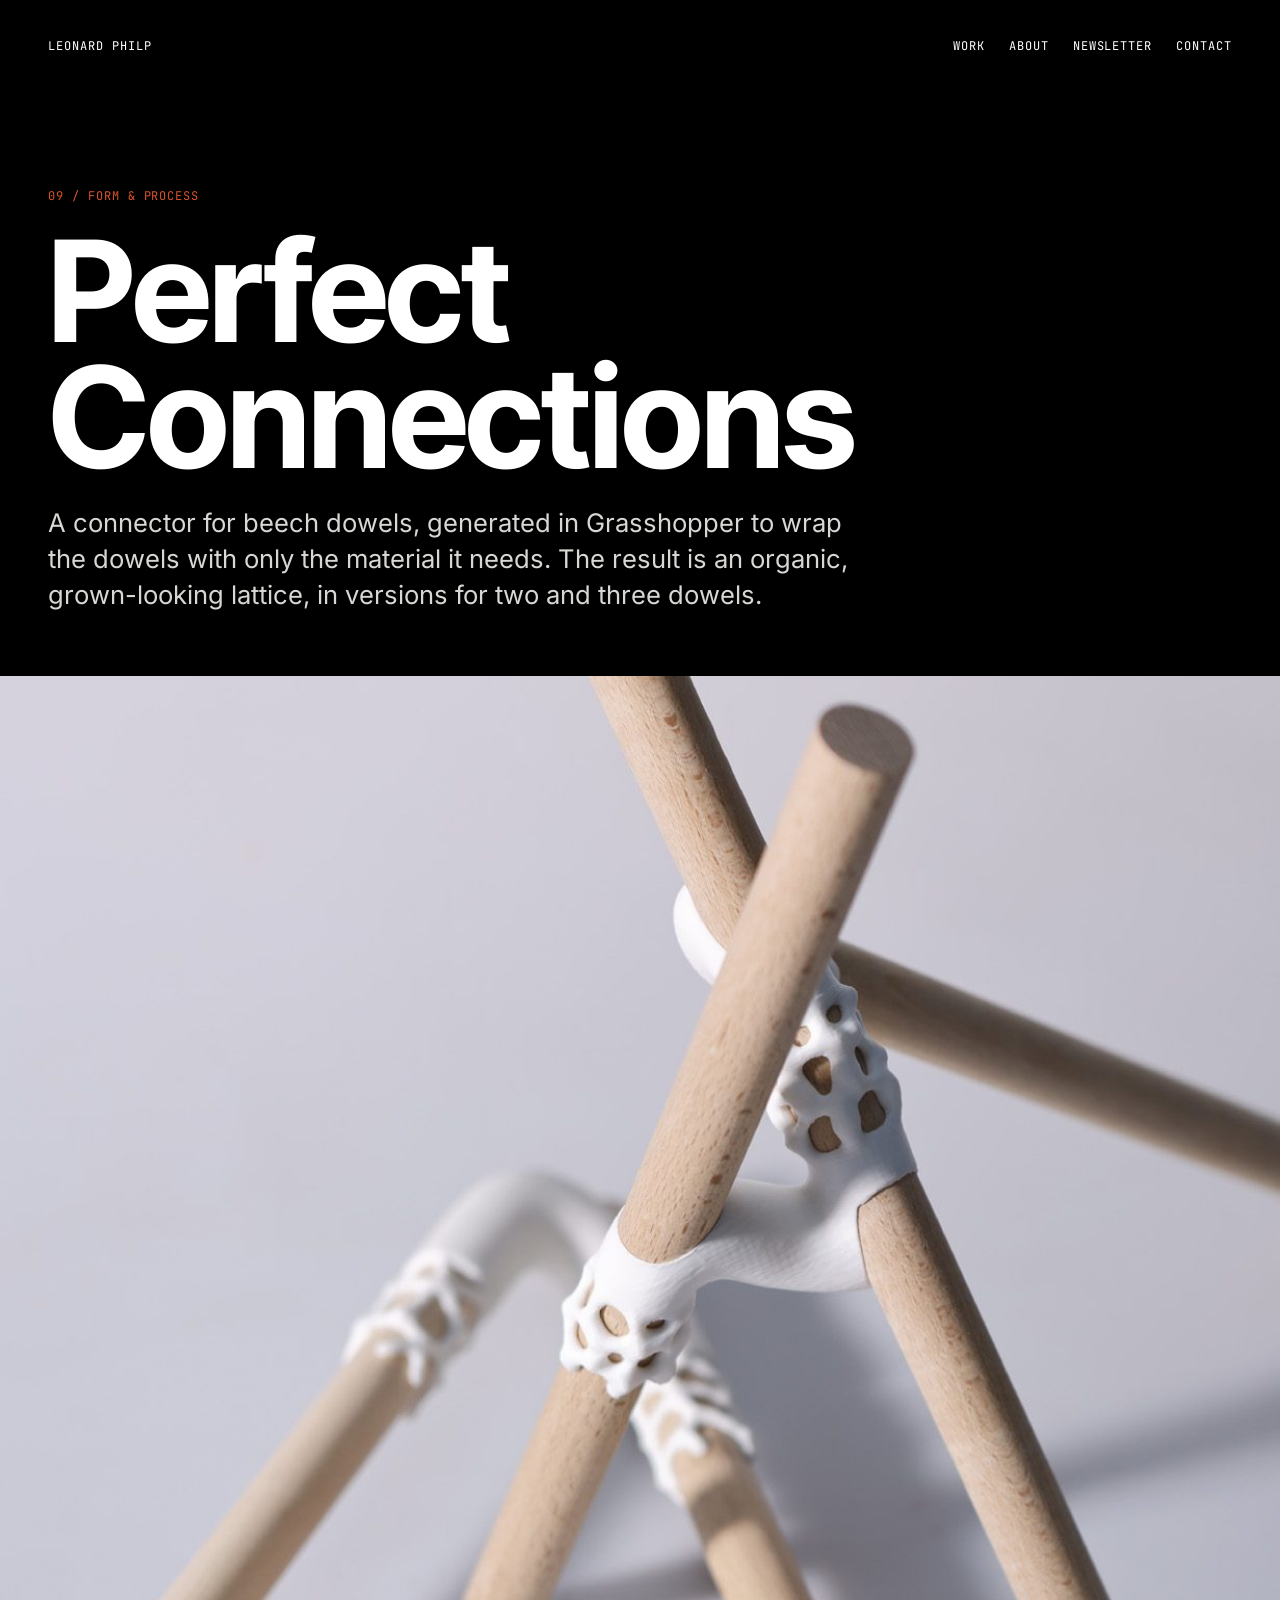
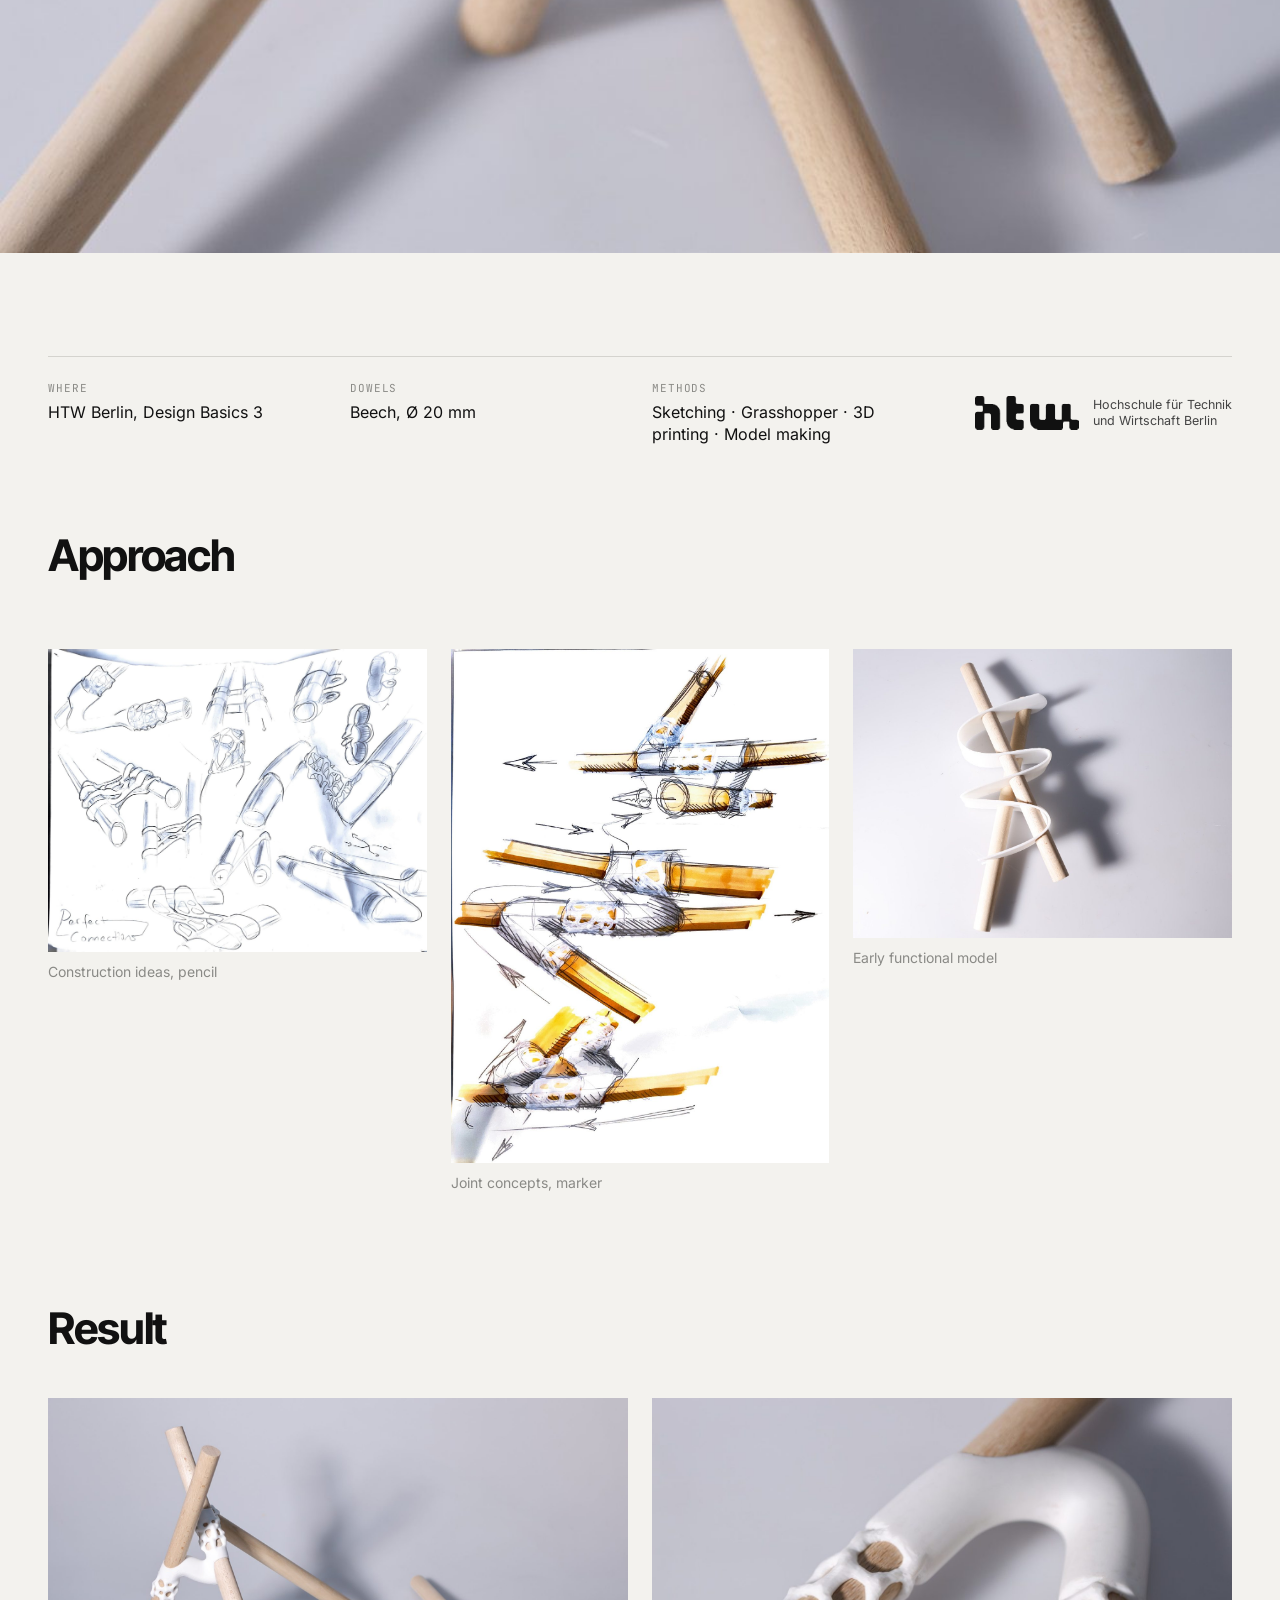
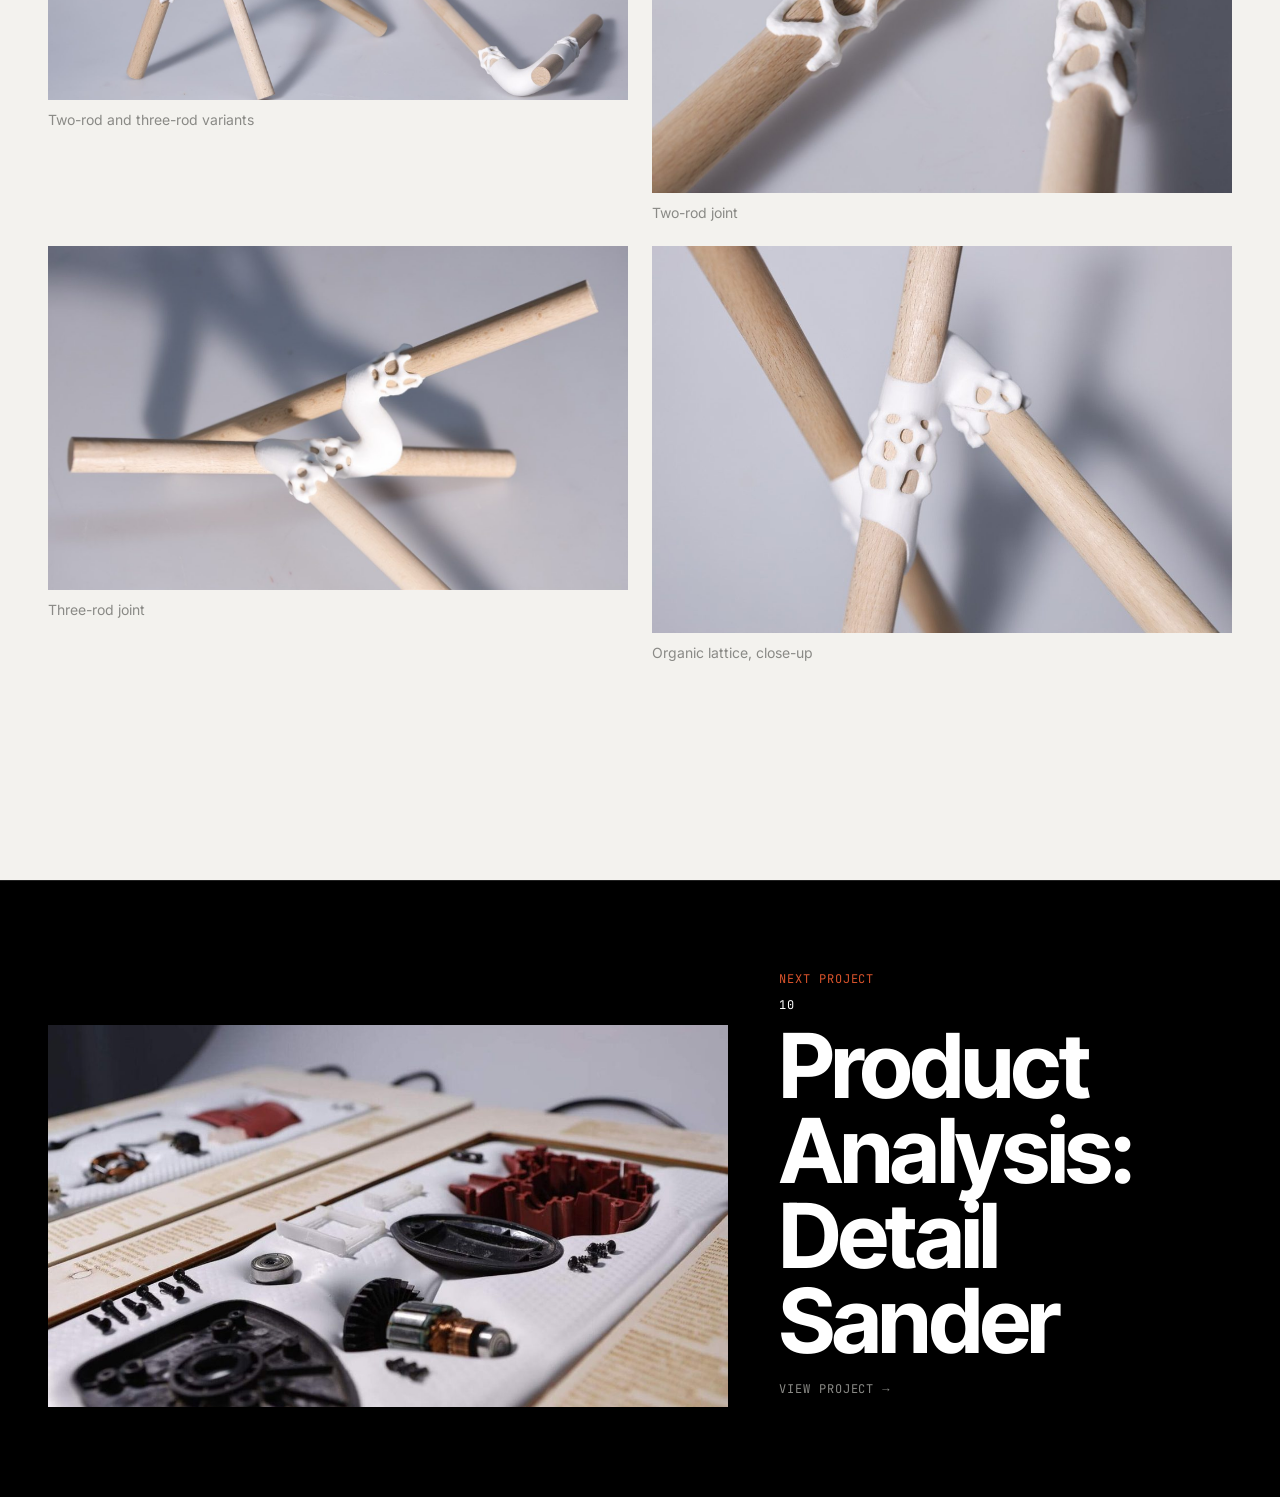
<file: work/perfect-connections/index.html>
<!doctype html>
<html lang="en">
<head>
<meta charset="utf-8">
<meta name="viewport" content="width=device-width, initial-scale=1">
<title>Perfect Connections · Organic joint for beech rods · Leonard Philp</title>
<meta name="description" content="Perfect Connections by Leonard Philp (HTW Berlin): a Grasshopper-generated, 3D-printed organic connector for beech dowels in versions for two and three rods.">
<!--seo-->
<link rel="canonical" href="https://leonardphilp.com/work/perfect-connections/">
<link rel="icon" href="../../favicon.ico" sizes="any">
<link rel="icon" type="image/png" sizes="32x32" href="../../favicon-32.png">
<link rel="icon" type="image/png" sizes="192x192" href="../../favicon-192.png">
<link rel="apple-touch-icon" href="../../apple-touch-icon.png">
<meta name="theme-color" content="#111111">
<meta name="author" content="Leonard Philp">
<meta property="og:type" content="website">
<meta property="og:site_name" content="Leonard Philp · Industrial Design">
<meta property="og:title" content="Perfect Connections · Organic joint for beech rods · Leonard Philp">
<meta property="og:description" content="Perfect Connections by Leonard Philp (HTW Berlin): a Grasshopper-generated, 3D-printed organic connector for beech dowels in versions for two and three rods.">
<meta property="og:url" content="https://leonardphilp.com/work/perfect-connections/">
<meta property="og:image" content="https://leonardphilp.com/bilder/perfect-connections/cover.jpg">
<meta property="og:locale" content="en_US">
<meta name="twitter:card" content="summary_large_image">
<meta name="twitter:title" content="Perfect Connections · Organic joint for beech rods · Leonard Philp">
<meta name="twitter:description" content="Perfect Connections by Leonard Philp (HTW Berlin): a Grasshopper-generated, 3D-printed organic connector for beech dowels in versions for two and three rods.">
<meta name="twitter:image" content="https://leonardphilp.com/bilder/perfect-connections/cover.jpg">
<script data-goatcounter="https://leonardphilp.goatcounter.com/count" async src="https://gc.zgo.at/count.js"></script>
<!--/seo-->
<link rel="stylesheet" href="../../style.css?v=34">
</head>
<body>
  <nav class="label"><a href="../../">Leonard Philp</a><ul><li><a href="../../#work">Work</a></li><li><a href="../../#about">About</a></li><li><a href="../../#newsletter">Newsletter</a></li><li><a href="../../#contact">Contact</a></li></ul></nav>
  <header class="p-hero">
    <p class="label accent">09 / Form &amp; process</p>
    <h1>Perfect Connections</h1>
    <p class="tagline">A connector for beech dowels, generated in Grasshopper to wrap the dowels with only the material it needs. The result is an organic, grown-looking lattice, in versions for two and three dowels.</p>
  </header>
  <img class="full" src="../../bilder/perfect-connections/cover.jpg" alt="3D-printed organic lattice joint connecting beech dowels">
  <main class="p-body">
    <dl class="meta"><div><dt>Where</dt><dd>HTW Berlin, Design Basics 3</dd></div><div><dt>Dowels</dt><dd>Beech, Ø 20 mm</dd></div><div><dt>Methods</dt><dd>Sketching · Grasshopper · 3D printing · Model making</dd></div><div class="meta-uni"><img src="../../bilder/about/logo-htw-black.png?v=1" alt="" loading="lazy"><span>Hochschule für Technik<br>und Wirtschaft Berlin</span></div></dl>
<section class="block"><div class="text stack"><h2>Approach</h2><div></div></div><div class="gallery"><figure><img src="../../bilder/perfect-connections/sketches.jpg" alt="Pencil sketches of construction ideas" loading="lazy"><figcaption>Construction ideas, pencil</figcaption></figure><figure><img src="../../bilder/perfect-connections/marker-sketch.jpg" alt="Marker sketches of joint concepts" loading="lazy"><figcaption>Joint concepts, marker</figcaption></figure><figure><img src="../../bilder/perfect-connections/early-model.jpg" alt="Early functional model of the joint" loading="lazy"><figcaption>Early functional model</figcaption></figure></div></section>
<section class="block"><div class="text t2"><h2>Result</h2><div></div></div><div class="gallery two"><figure><img src="../../bilder/perfect-connections/two-variants.jpg" alt="Two-rod and three-rod connector variants" loading="lazy"><figcaption>Two-rod and three-rod variants</figcaption></figure><figure><img src="../../bilder/perfect-connections/detail-2-rods.jpg" alt="Two-rod joint" loading="lazy"><figcaption>Two-rod joint</figcaption></figure><figure><img src="../../bilder/perfect-connections/detail-3-rods.jpg" alt="Three-rod joint" loading="lazy"><figcaption>Three-rod joint</figcaption></figure><figure><img src="../../bilder/perfect-connections/detail-close.jpg" alt="Close-up of the organic lattice" loading="lazy"><figcaption>Organic lattice, close-up</figcaption></figure></div></section>
  </main>
  <footer class="next">
    <a class="next-link" href="../detail-sander/"><div class="next-img"><img src="../../bilder/projekte/10-detail-sander-cover.jpg?v=3" alt="" loading="lazy"></div><div class="next-meta"><span class="label accent">Next project</span><span class="label">10</span><h2>Product Analysis: Detail Sander</h2><span class="label go">View project →</span></div></a>
  </footer>
  <script src="../../lightbox.js?v=5" defer></script>
</body>
</html>
</file>
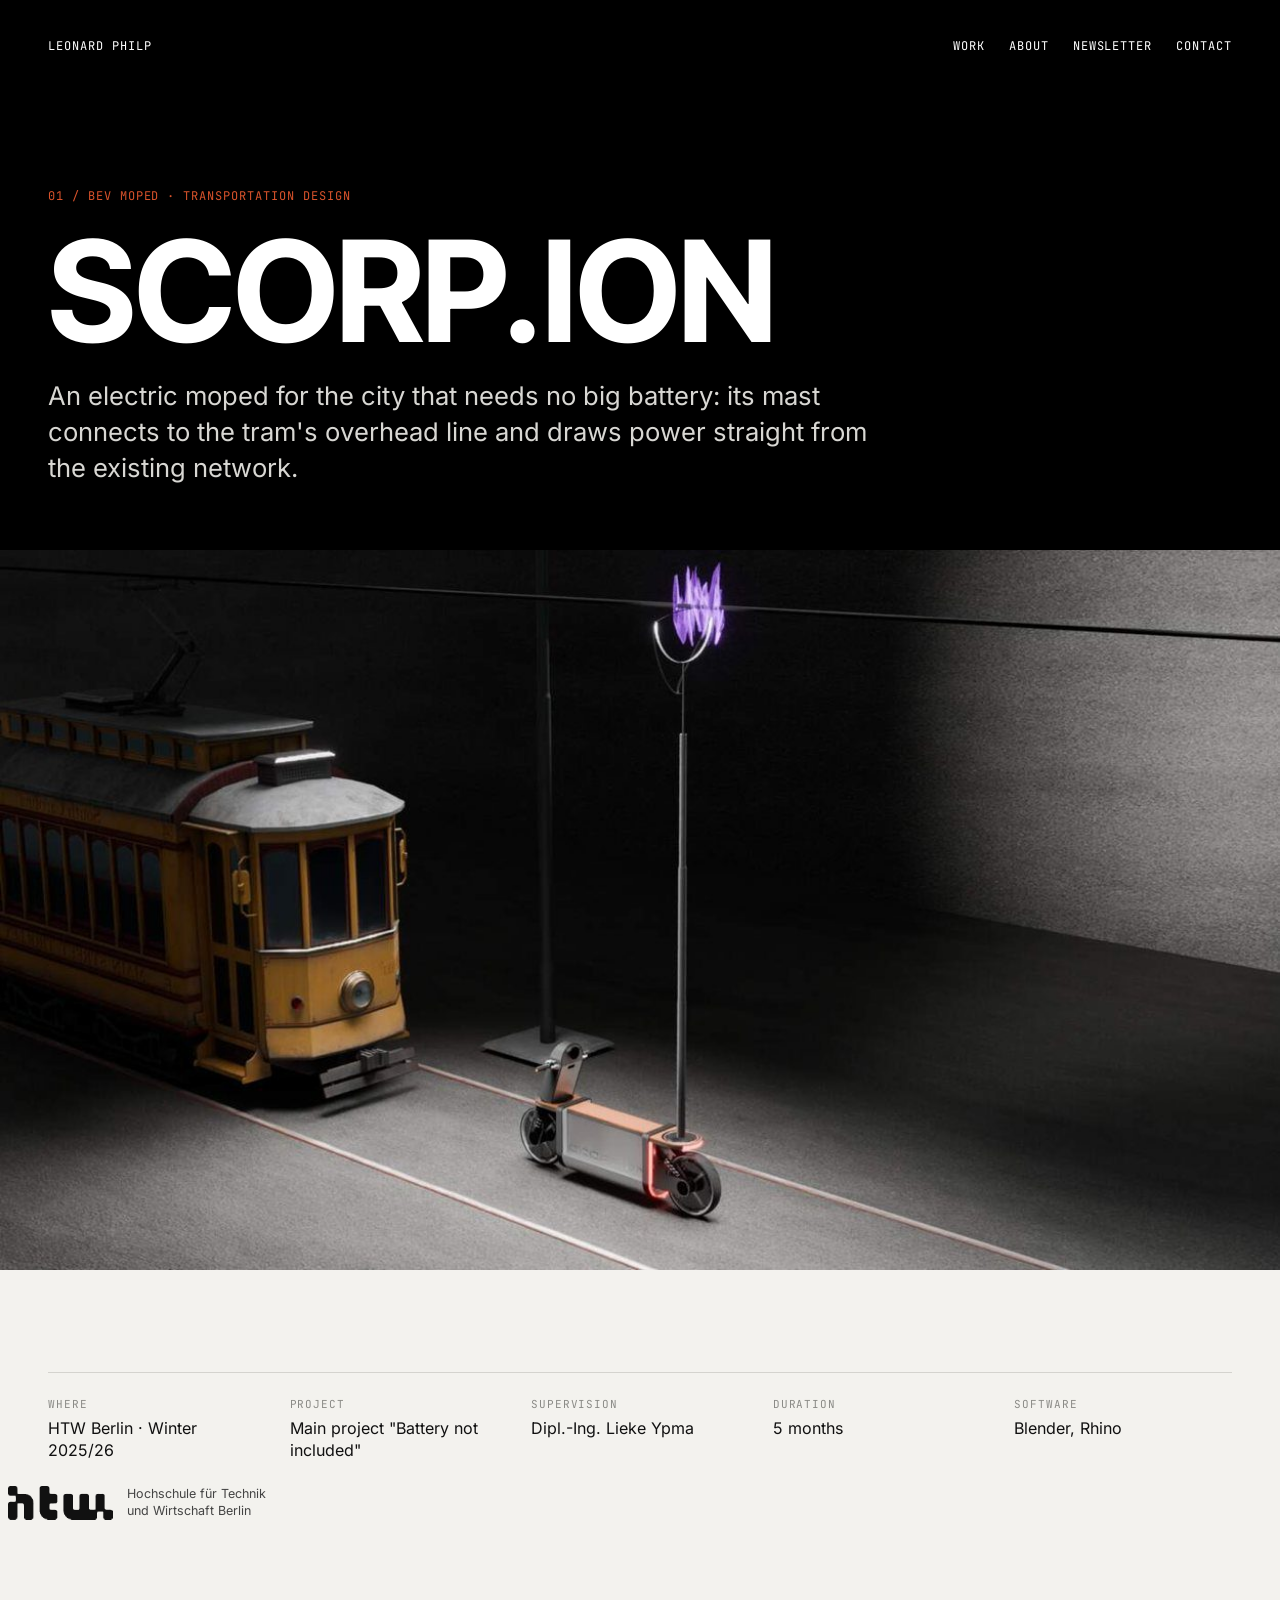
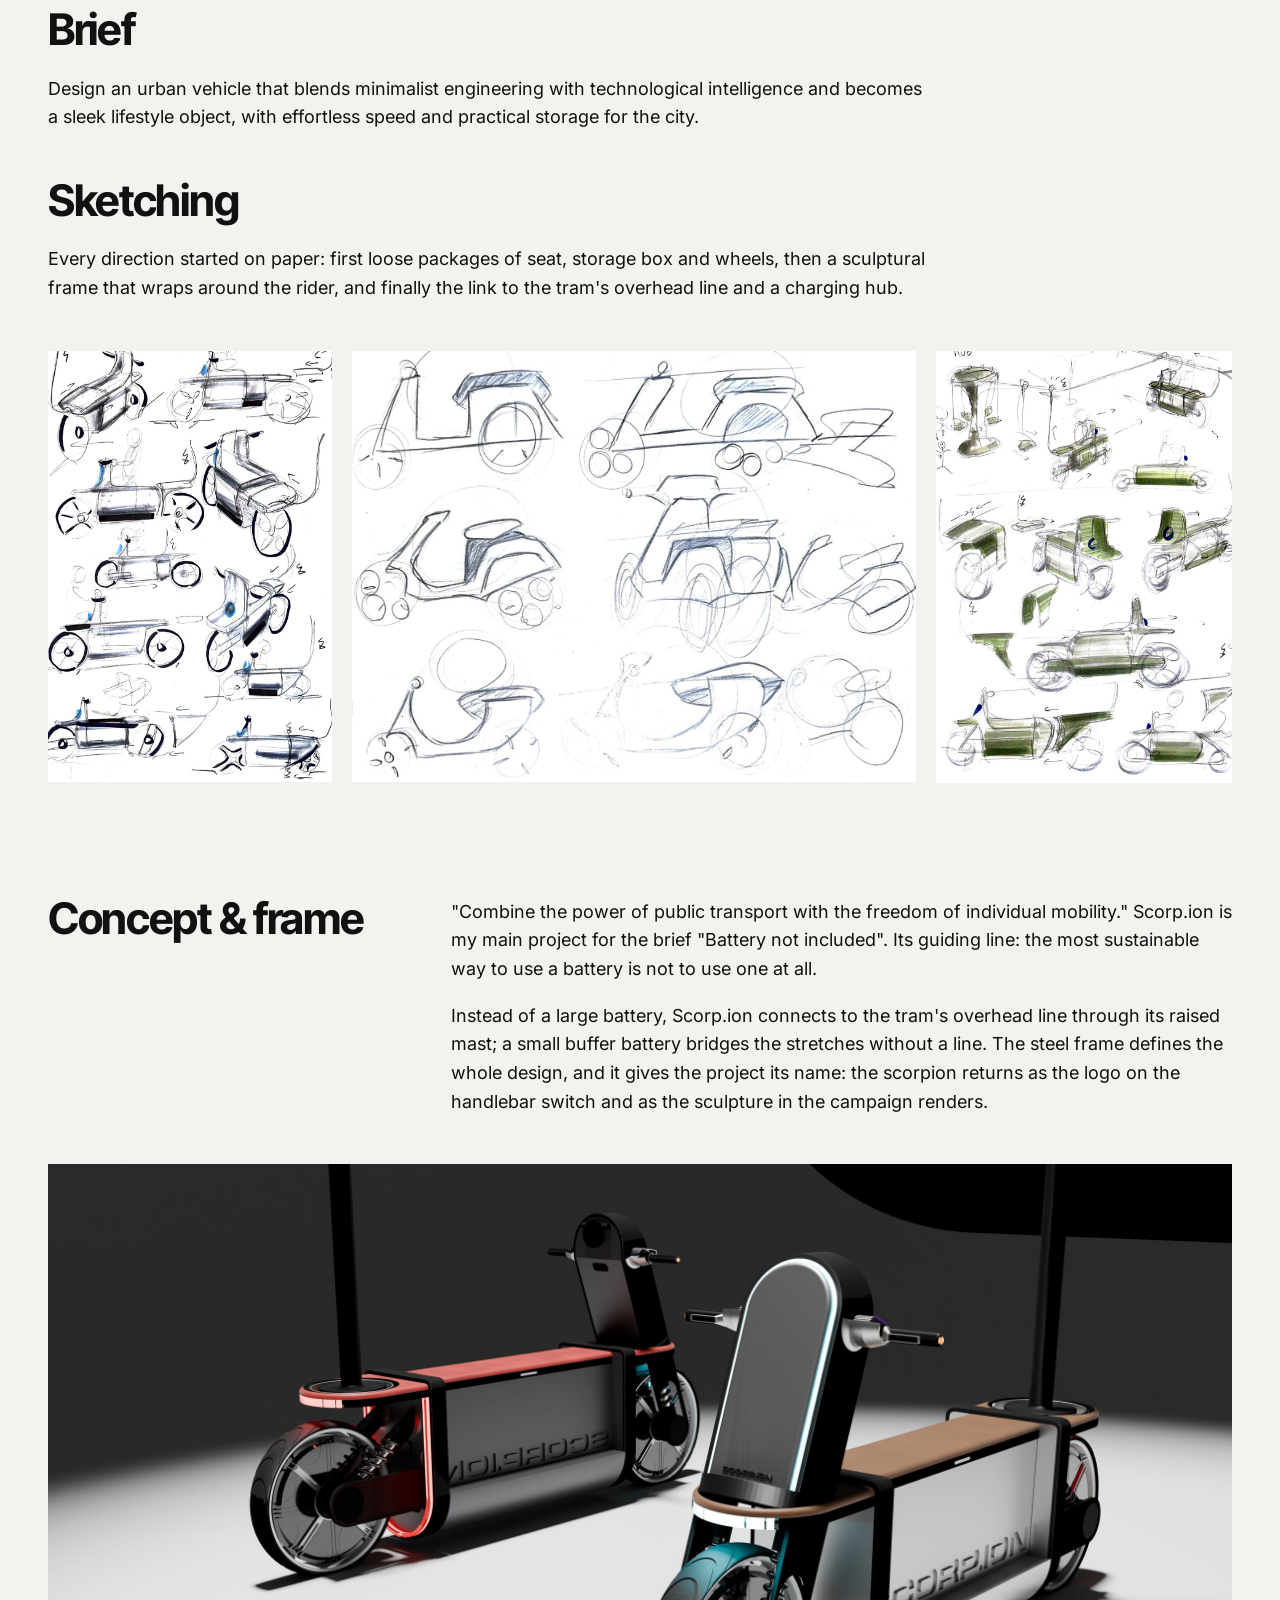
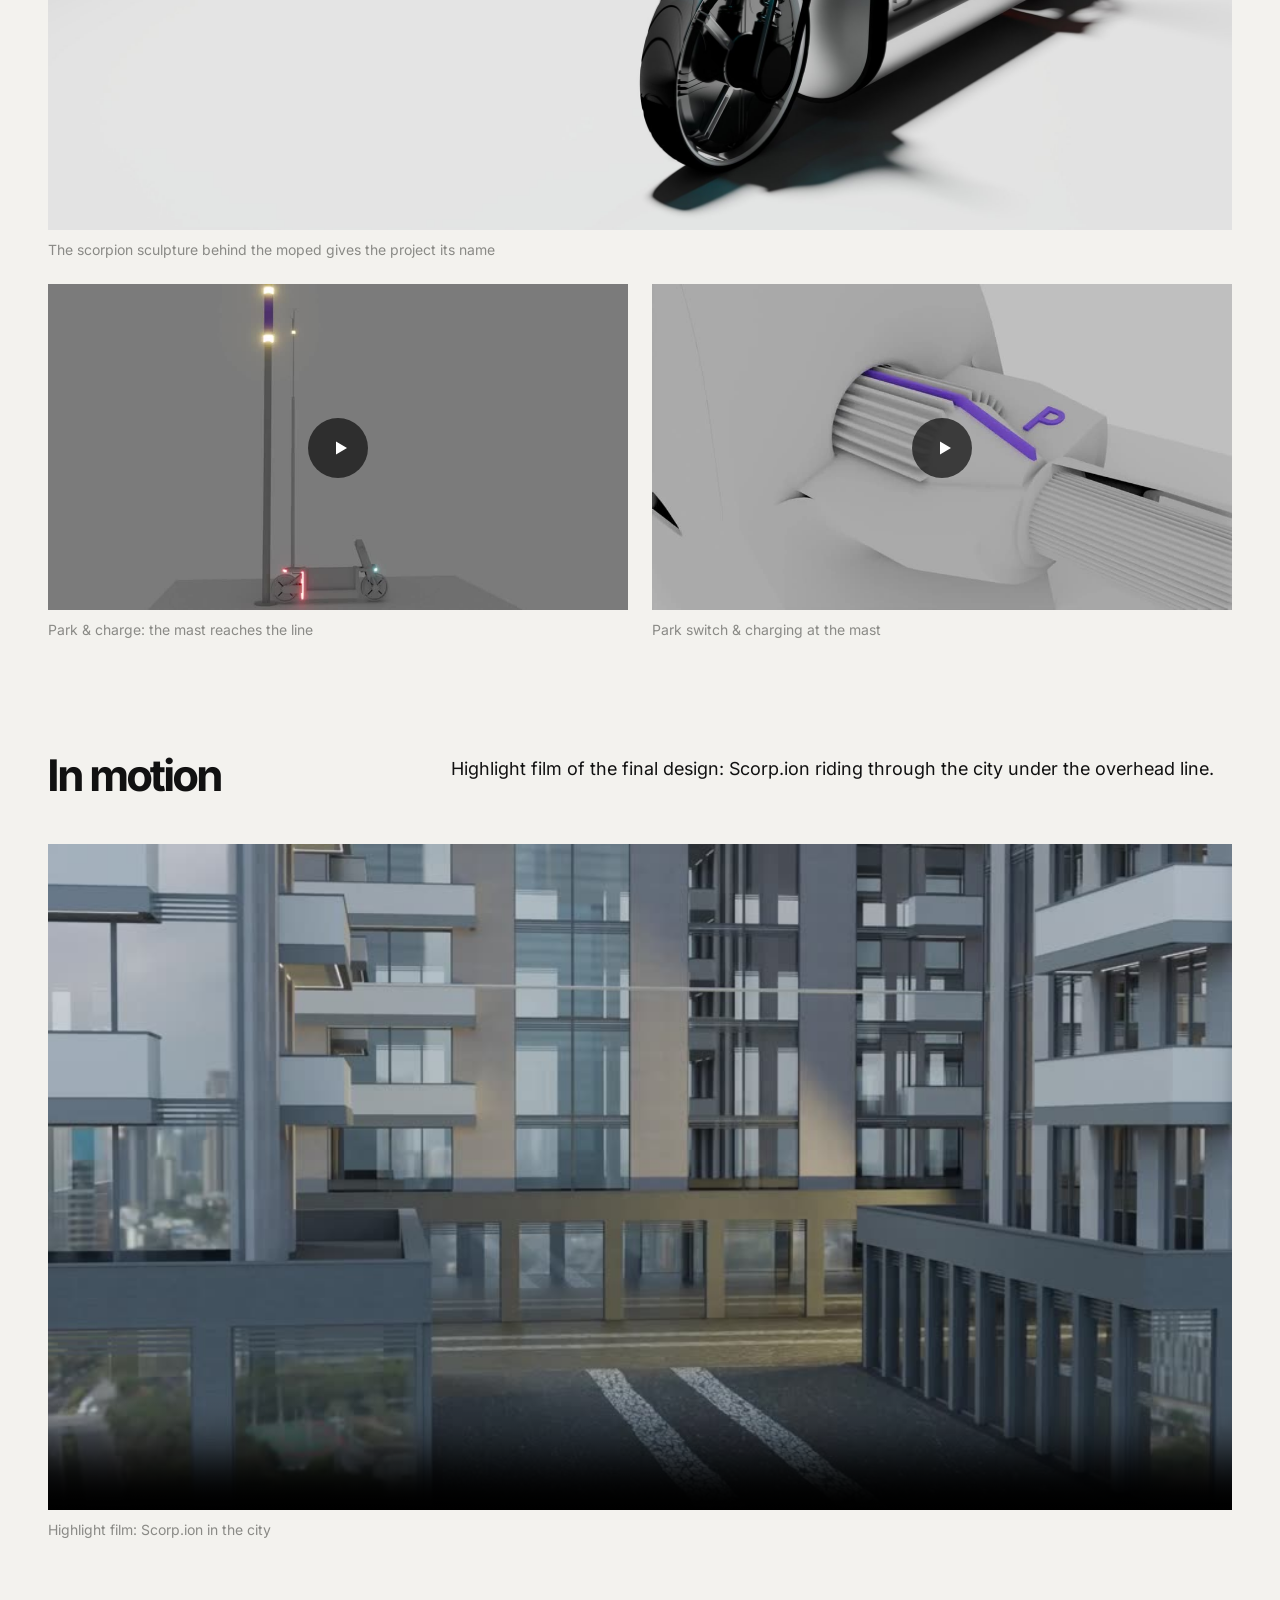
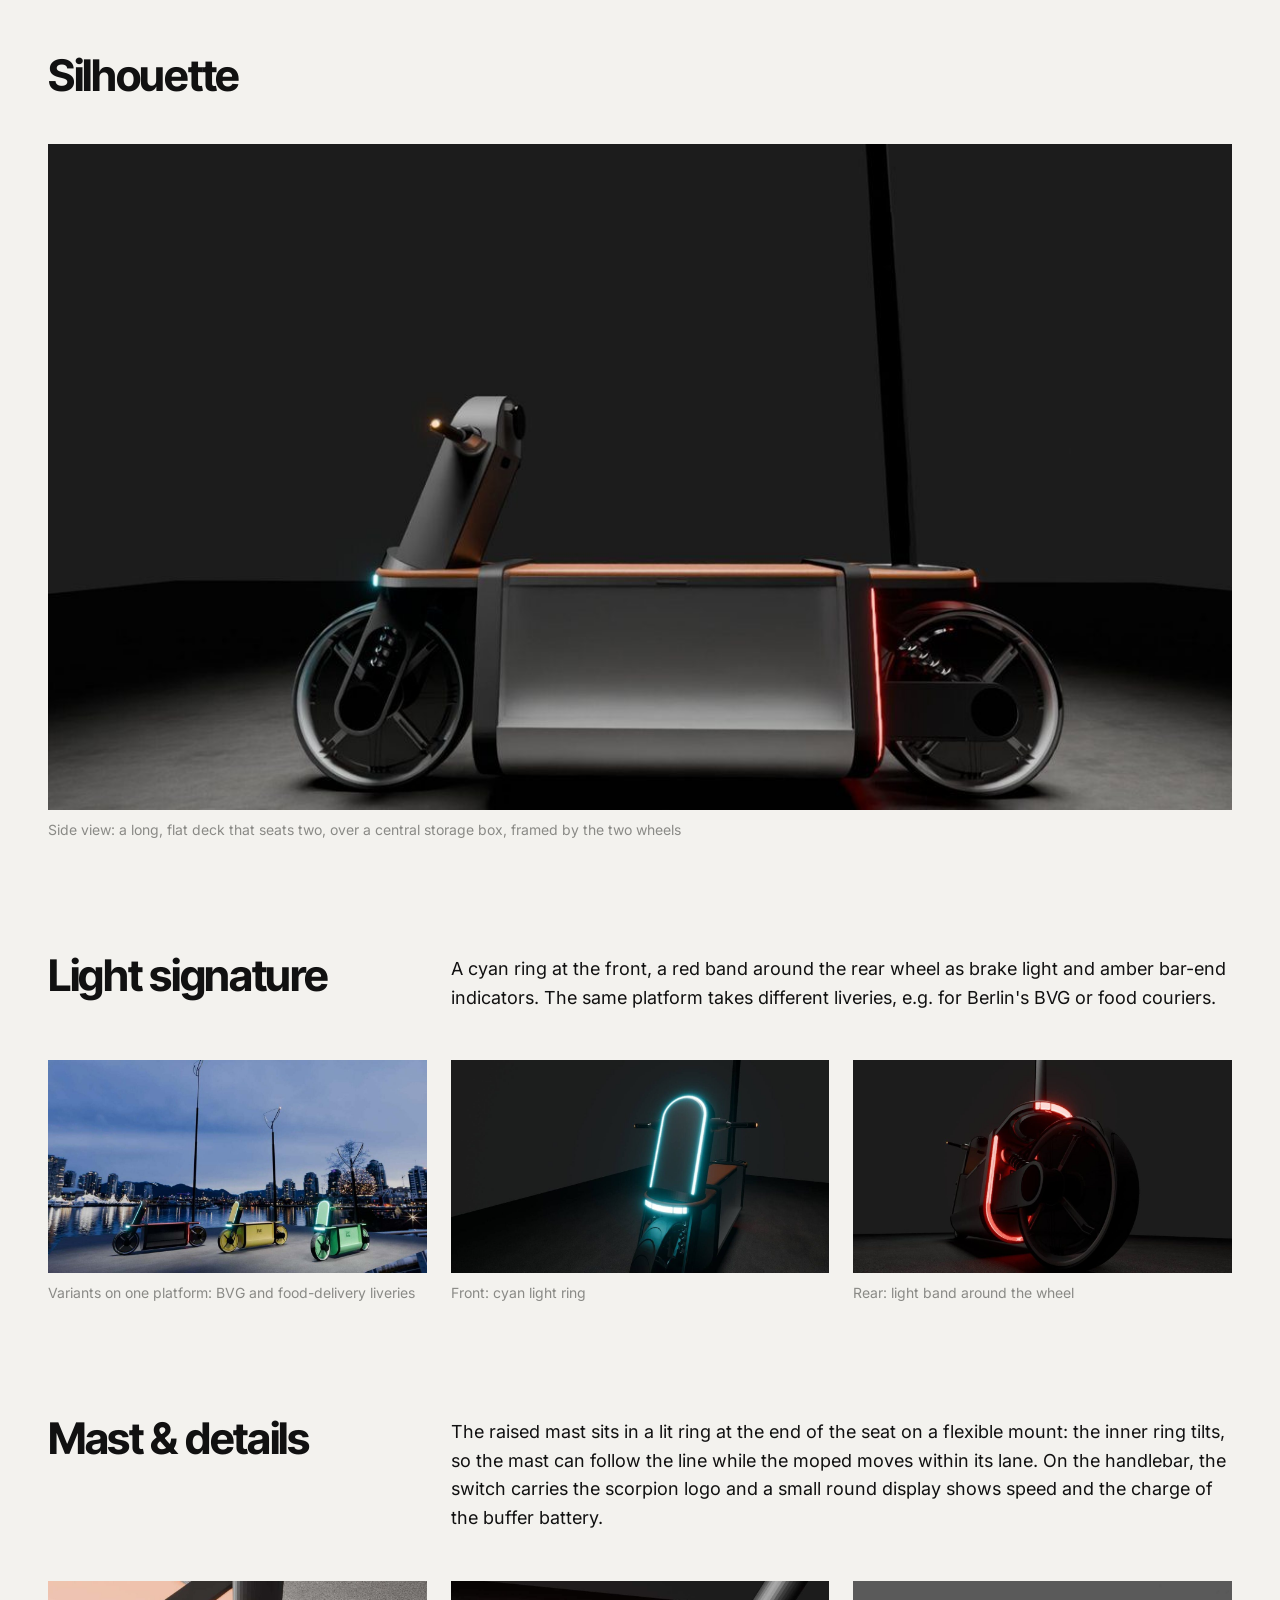
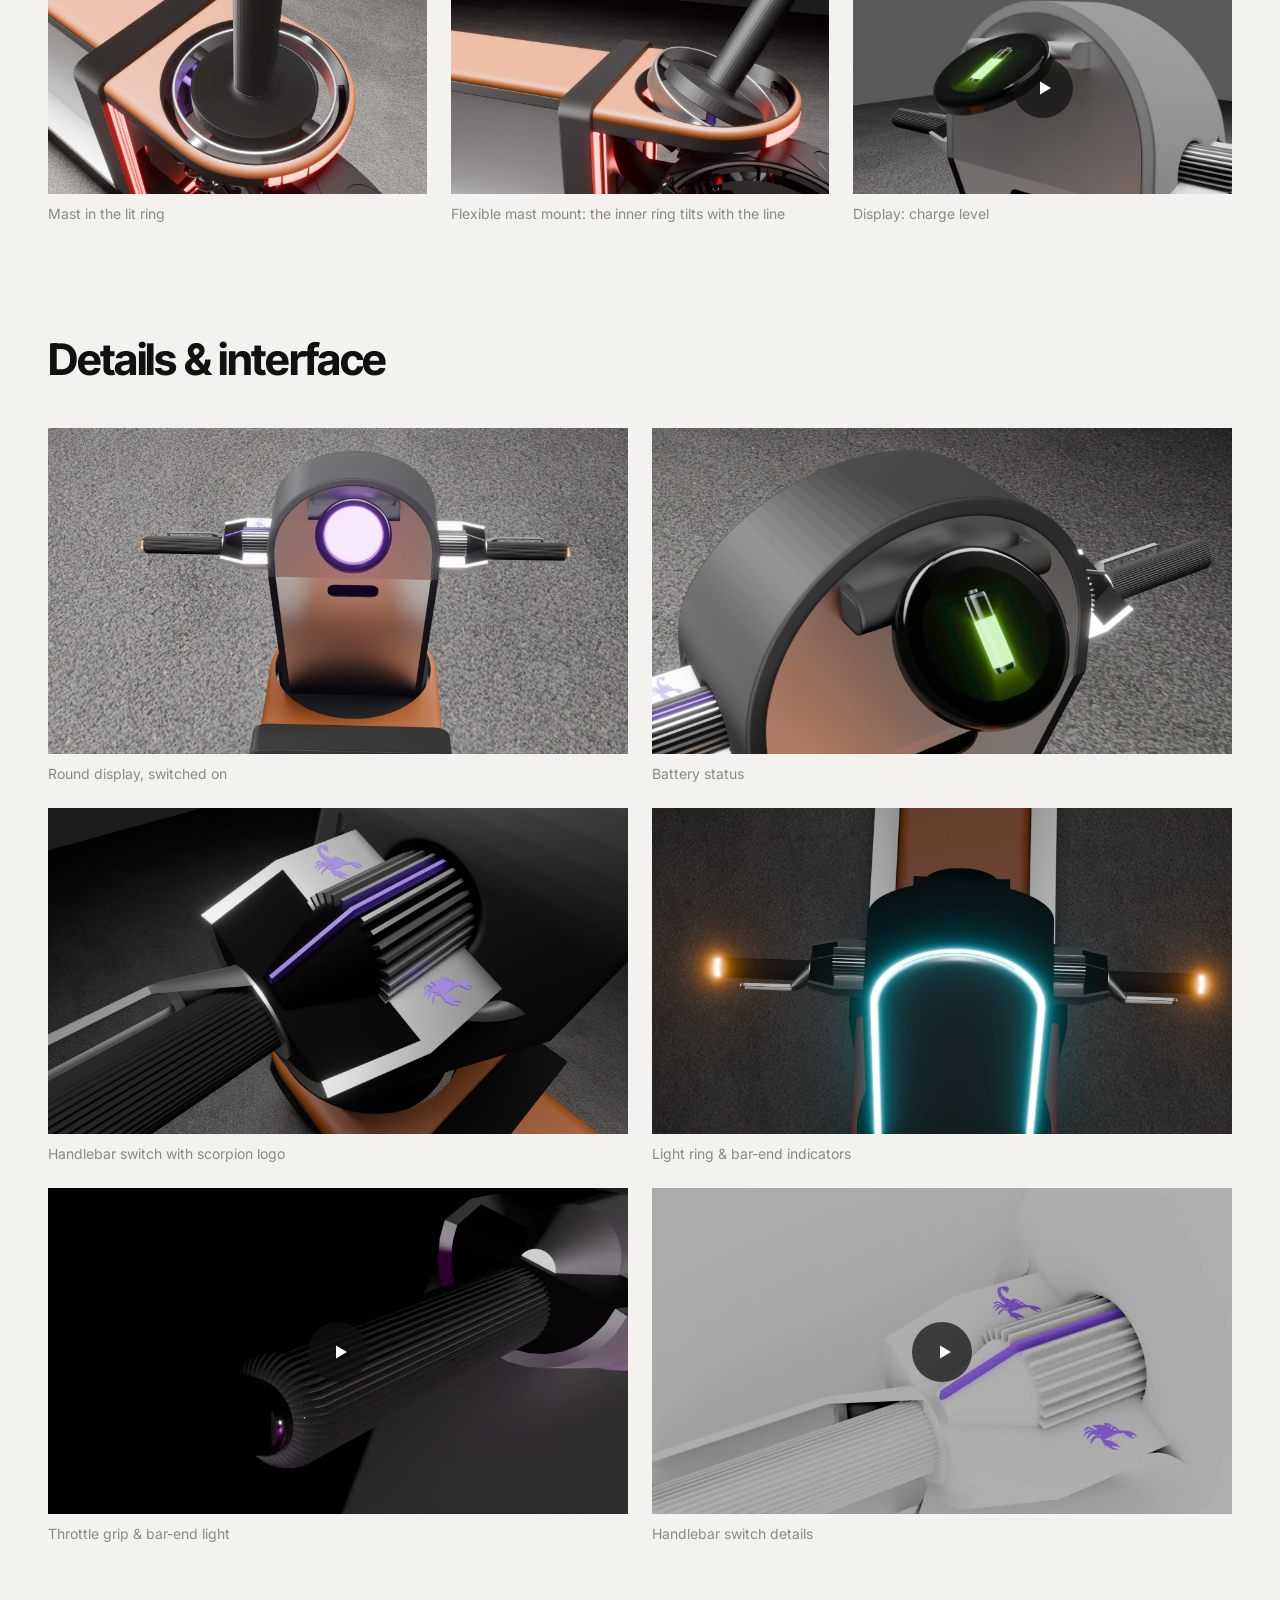
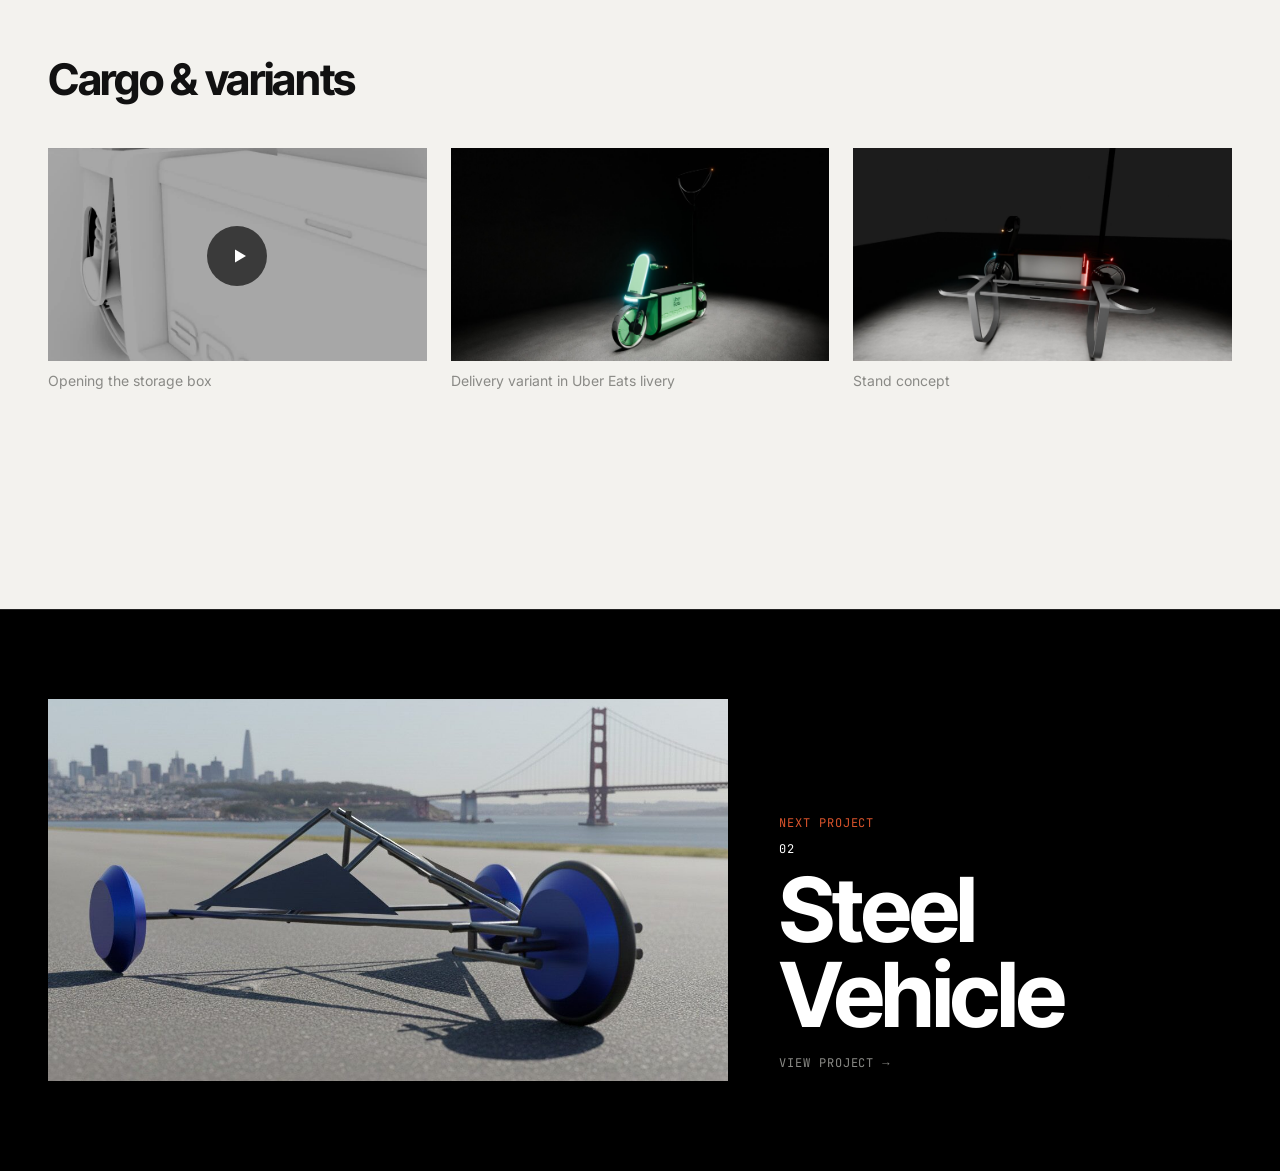
<file: work/scorpion/index.html>
<!doctype html>
<html lang="en">
<head>
<meta charset="utf-8">
<meta name="viewport" content="width=device-width, initial-scale=1">
<title>Scorp.ion · Electric moped powered by the tram line · Leonard Philp</title>
<meta name="description" content="Scorp.ion: an electric city moped by Leonard Philp (HTW Berlin) that needs no big battery. Its mast connects to the tram's overhead line and draws power from the existing network.">
<!--seo-->
<link rel="canonical" href="https://leonardphilp.com/work/scorpion/">
<link rel="icon" href="../../favicon.ico" sizes="any">
<link rel="icon" type="image/png" sizes="32x32" href="../../favicon-32.png">
<link rel="icon" type="image/png" sizes="192x192" href="../../favicon-192.png">
<link rel="apple-touch-icon" href="../../apple-touch-icon.png">
<meta name="theme-color" content="#111111">
<meta name="author" content="Leonard Philp">
<meta property="og:type" content="website">
<meta property="og:site_name" content="Leonard Philp · Industrial Design">
<meta property="og:title" content="Scorp.ion · Electric moped powered by the tram line · Leonard Philp">
<meta property="og:description" content="Scorp.ion: an electric city moped by Leonard Philp (HTW Berlin) that needs no big battery. Its mast connects to the tram&#x27;s overhead line and draws power from the existing network.">
<meta property="og:url" content="https://leonardphilp.com/work/scorpion/">
<meta property="og:image" content="https://leonardphilp.com/bilder/scorpion/historic-tram.jpg">
<meta property="og:locale" content="en_US">
<meta name="twitter:card" content="summary_large_image">
<meta name="twitter:title" content="Scorp.ion · Electric moped powered by the tram line · Leonard Philp">
<meta name="twitter:description" content="Scorp.ion: an electric city moped by Leonard Philp (HTW Berlin) that needs no big battery. Its mast connects to the tram&#x27;s overhead line and draws power from the existing network.">
<meta name="twitter:image" content="https://leonardphilp.com/bilder/scorpion/historic-tram.jpg">
<script data-goatcounter="https://leonardphilp.goatcounter.com/count" async src="https://gc.zgo.at/count.js"></script>
<!--/seo-->
<link rel="stylesheet" href="../../style.css?v=34">
</head>
<body>
  <nav class="label">
    <a href="../../">Leonard Philp</a>
    <ul><li><a href="../../#work">Work</a></li><li><a href="../../#about">About</a></li><li><a href="../../#newsletter">Newsletter</a></li><li><a href="../../#contact">Contact</a></li></ul>
  </nav>

  <header class="p-hero">
    <p class="label accent">01 / BEV moped · Transportation design</p>
    <h1>SCORP.ION</h1>
    <p class="tagline">An electric moped for the city that needs no big battery: its mast connects to the tram's overhead line and draws power straight from the existing network.</p>
  </header>
  <img class="full" src="../../bilder/scorpion/historic-tram.jpg" alt="Scorp.ion with its raised mast parked next to a historic yellow tram under the overhead line" width="1250" height="703">

  <main class="p-body">
    <dl class="meta">
      <div><dt>Where</dt><dd>HTW Berlin · Winter 2025/26</dd></div>
      <div><dt>Project</dt><dd>Main project "Battery not included"</dd></div>
      <div><dt>Supervision</dt><dd>Dipl.-Ing. Lieke Ypma</dd></div>
      <div><dt>Duration</dt><dd>5 months</dd></div>
      <div><dt>Software</dt><dd>Blender, Rhino</dd></div>
      <div class="meta-uni"><img src="../../bilder/about/logo-htw-black.png?v=1" alt="" loading="lazy"><span>Hochschule für Technik<br>und Wirtschaft Berlin</span></div>
    </dl>

    <section class="text stack">
      <h2>Brief</h2>
      <div><p>Design an urban vehicle that blends minimalist engineering with technological intelligence and becomes a sleek lifestyle object, with effortless speed and practical storage for the city.</p></div>
    </section>

    <section class="block">
      <div class="text stack">
        <h2>Sketching</h2>
        <div><p>Every direction started on paper: first loose packages of seat, storage box and wheels, then a sculptural frame that wraps around the rider, and finally the link to the tram's overhead line and a charging hub.</p></div>
      </div>
      <div class="gallery sketches"><div class="sk-row"><figure style="flex:0.659 1 0"><img src="../../bilder/scorpion/sketch-concepts.jpg?v=2" alt="Pencil and marker sketches of early Scorp.ion package concepts with seat, storage box and wheels" loading="lazy"><figcaption>Early package concepts</figcaption></figure><figure style="flex:1.305 1 0"><img src="../../bilder/scorpion/sketch-frame.jpg?v=2" alt="Pencil sketches exploring the sculptural Scorp.ion frame" loading="lazy"><figcaption>Frame studies</figcaption></figure><figure style="flex:0.686 1 0"><img src="../../bilder/scorpion/sketch-hub.jpg?v=2" alt="Sketches of Scorp.ion at a charging hub and under the overhead line, with green marker renderings" loading="lazy"><figcaption>Overhead line, hub &amp; variants</figcaption></figure></div></div>
    </section>

    <section class="block">
      <div class="text">
        <h2>Concept &amp; frame</h2>
        <div>
          <p>"Combine the power of public transport with the freedom of individual mobility." Scorp.ion is my main project for the brief "Battery not included". Its guiding line: the most sustainable way to use a battery is not to use one at all.</p>
          <p>Instead of a large battery, Scorp.ion connects to the tram's overhead line through its raised mast; a small buffer battery bridges the stretches without a line. The steel frame defines the whole design, and it gives the project its name: the scorpion returns as the logo on the handlebar switch and as the sculpture in the campaign renders.</p>
        </div>
      </div>
      <figure><img src="../../bilder/scorpion/duo-mast.jpg" alt="Two Scorp.ion mopeds docked to their charging masts, one with red and one with turquoise light signature" loading="lazy"><figcaption>The scorpion sculpture behind the moped gives the project its name</figcaption></figure>
      <div class="gallery vids two-v" style="margin-top:clamp(16px,2vw,24px)">
        <figure class="vid tile"><video src="../../bilder/scorpion/film/park-charge.mp4?v=2" poster="../../bilder/scorpion/film/park-charge.jpg" muted loop playsinline preload="none" aria-label="Park &amp; charge: the mast reaches the line"></video><figcaption>Park &amp; charge: the mast reaches the line</figcaption></figure>
        <figure class="vid tile"><video src="../../bilder/scorpion/film/mast-charge.mp4?v=2" poster="../../bilder/scorpion/film/mast-charge.jpg" muted loop playsinline preload="none" aria-label="Park switch &amp; charging at the mast"></video><figcaption>Park switch &amp; charging at the mast</figcaption></figure>
      </div>
    </section>

    <section class="block">
      <div class="text">
        <h2>In motion</h2>
        <div><p>Highlight film of the final design: Scorp.ion riding through the city under the overhead line.</p></div>
      </div>
      <figure class="vid vid-main"><video src="../../bilder/scorpion/film/tram.mp4?v=2" poster="../../bilder/scorpion/film/tram.jpg" muted loop playsinline controls preload="metadata" aria-label="Scorp.ion highlight film in the city"></video><figcaption>Highlight film: Scorp.ion in the city</figcaption></figure>
    </section>

    <section class="block">
      <div class="text"><h2>Silhouette</h2><div></div></div>
      <figure><img src="../../bilder/scorpion/side-clean.jpg" alt="Clean side view of Scorp.ion: long flat deck over a central storage box between two wheels" loading="lazy"><figcaption>Side view: a long, flat deck that seats two, over a central storage box, framed by the two wheels</figcaption></figure>
    </section>

    <section class="block">
      <div class="text">
        <h2>Light signature</h2>
        <div><p>A cyan ring at the front, a red band around the rear wheel as brake light and amber bar-end indicators. The same platform takes different liveries, e.g. for Berlin's BVG or food couriers.</p></div>
      </div>
      <div class="gallery">
        <figure><img src="../../bilder/scorpion/variants-bvg-delivery.jpg" alt="Scorp.ion variants in BVG yellow and food-delivery liveries" loading="lazy"><figcaption>Variants on one platform: BVG and food-delivery liveries</figcaption></figure>
        <figure><img src="../../bilder/scorpion/front-cyan-ring.jpg" alt="Front of Scorp.ion with glowing cyan light ring" loading="lazy"><figcaption>Front: cyan light ring</figcaption></figure>
        <figure><img src="../../bilder/scorpion/rear-light-band.jpg" alt="Rear of Scorp.ion with red light band around the wheel" loading="lazy"><figcaption>Rear: light band around the wheel</figcaption></figure>
      </div>
    </section>

    <section class="block">
      <div class="text">
        <h2>Mast &amp; details</h2>
        <div><p>The raised mast sits in a lit ring at the end of the seat on a flexible mount: the inner ring tilts, so the mast can follow the line while the moped moves within its lane. On the handlebar, the switch carries the scorpion logo and a small round display shows speed and the charge of the buffer battery.</p></div>
      </div>
      <div class="gallery">
        <figure><img src="../../bilder/scorpion/mast-lit-ring.jpg" alt="Mast base sitting in an illuminated ring at the end of the seat" loading="lazy"><figcaption>Mast in the lit ring</figcaption></figure>
        <figure><img src="../../bilder/scorpion/flexible-mast-mount.jpg" alt="Flexible mast mount with a tilting inner ring" loading="lazy"><figcaption>Flexible mast mount: the inner ring tilts with the line</figcaption></figure>
        <figure class="vid tile"><video src="../../bilder/scorpion/film/display.mp4?v=2" poster="../../bilder/scorpion/film/display.jpg" muted loop playsinline preload="none" aria-label="Display: charge level"></video><figcaption>Display: charge level</figcaption></figure>
      </div>
    </section>

    <section class="block">
      <div class="text t2"><h2>Details &amp; interface</h2><div></div></div>
      <div class="gallery two">
        <figure><img src="../../bilder/scorpion/display.jpg" alt="Round display on the handlebar, switched on" loading="lazy"><figcaption>Round display, switched on</figcaption></figure>
        <figure><img src="../../bilder/scorpion/battery.jpg" alt="Display showing the battery status" loading="lazy"><figcaption>Battery status</figcaption></figure>
        <figure><img src="../../bilder/scorpion/switch.jpg" alt="Handlebar switch with the scorpion logo" loading="lazy"><figcaption>Handlebar switch with scorpion logo</figcaption></figure>
        <figure><img src="../../bilder/scorpion/lightring.jpg" alt="Front light ring and amber bar-end indicators" loading="lazy"><figcaption>Light ring &amp; bar-end indicators</figcaption></figure>
      </div>
      <div class="gallery vids two-v" style="margin-top:clamp(16px,2vw,24px)">
        <figure class="vid tile"><video src="../../bilder/scorpion/film/acceleration.mp4?v=2" poster="../../bilder/scorpion/film/acceleration.jpg" muted loop playsinline preload="none" aria-label="Throttle grip &amp; bar-end light"></video><figcaption>Throttle grip &amp; bar-end light</figcaption></figure>
        <figure class="vid tile"><video src="../../bilder/scorpion/film/handlebar.mp4?v=2" poster="../../bilder/scorpion/film/handlebar.jpg" muted loop playsinline preload="none" aria-label="Handlebar switch details"></video><figcaption>Handlebar switch details</figcaption></figure>
      </div>
    </section>

    <section class="block">
      <div class="text"><h2>Cargo &amp; variants</h2><div></div></div>
      <div class="gallery">
        <figure class="vid tile"><video src="../../bilder/scorpion/film/storage.mp4?v=2" poster="../../bilder/scorpion/film/storage.jpg" muted loop playsinline preload="none" aria-label="Opening the storage box"></video><figcaption>Opening the storage box</figcaption></figure>
        <figure><img src="../../bilder/scorpion/uber-eats.jpg" alt="Scorp.ion delivery variant in Uber Eats livery" loading="lazy"><figcaption>Delivery variant in Uber Eats livery</figcaption></figure>
        <figure><img src="../../bilder/scorpion/stand.jpg" alt="Scorp.ion stand concept" loading="lazy"><figcaption>Stand concept</figcaption></figure>
      </div>
    </section>
  </main>

  <footer class="next">
    <a class="next-link" href="../steel-vehicle/"><div class="next-img"><img src="../../bilder/projekte/02-steel-vehicle-cover.jpg?v=2" alt="" loading="lazy"></div><div class="next-meta"><span class="label accent">Next project</span><span class="label">02</span><h2>Steel Vehicle</h2><span class="label go">View project →</span></div></a>
  </footer>
  <script src="../../lightbox.js?v=5" defer></script>
</body>
</html>
</file>
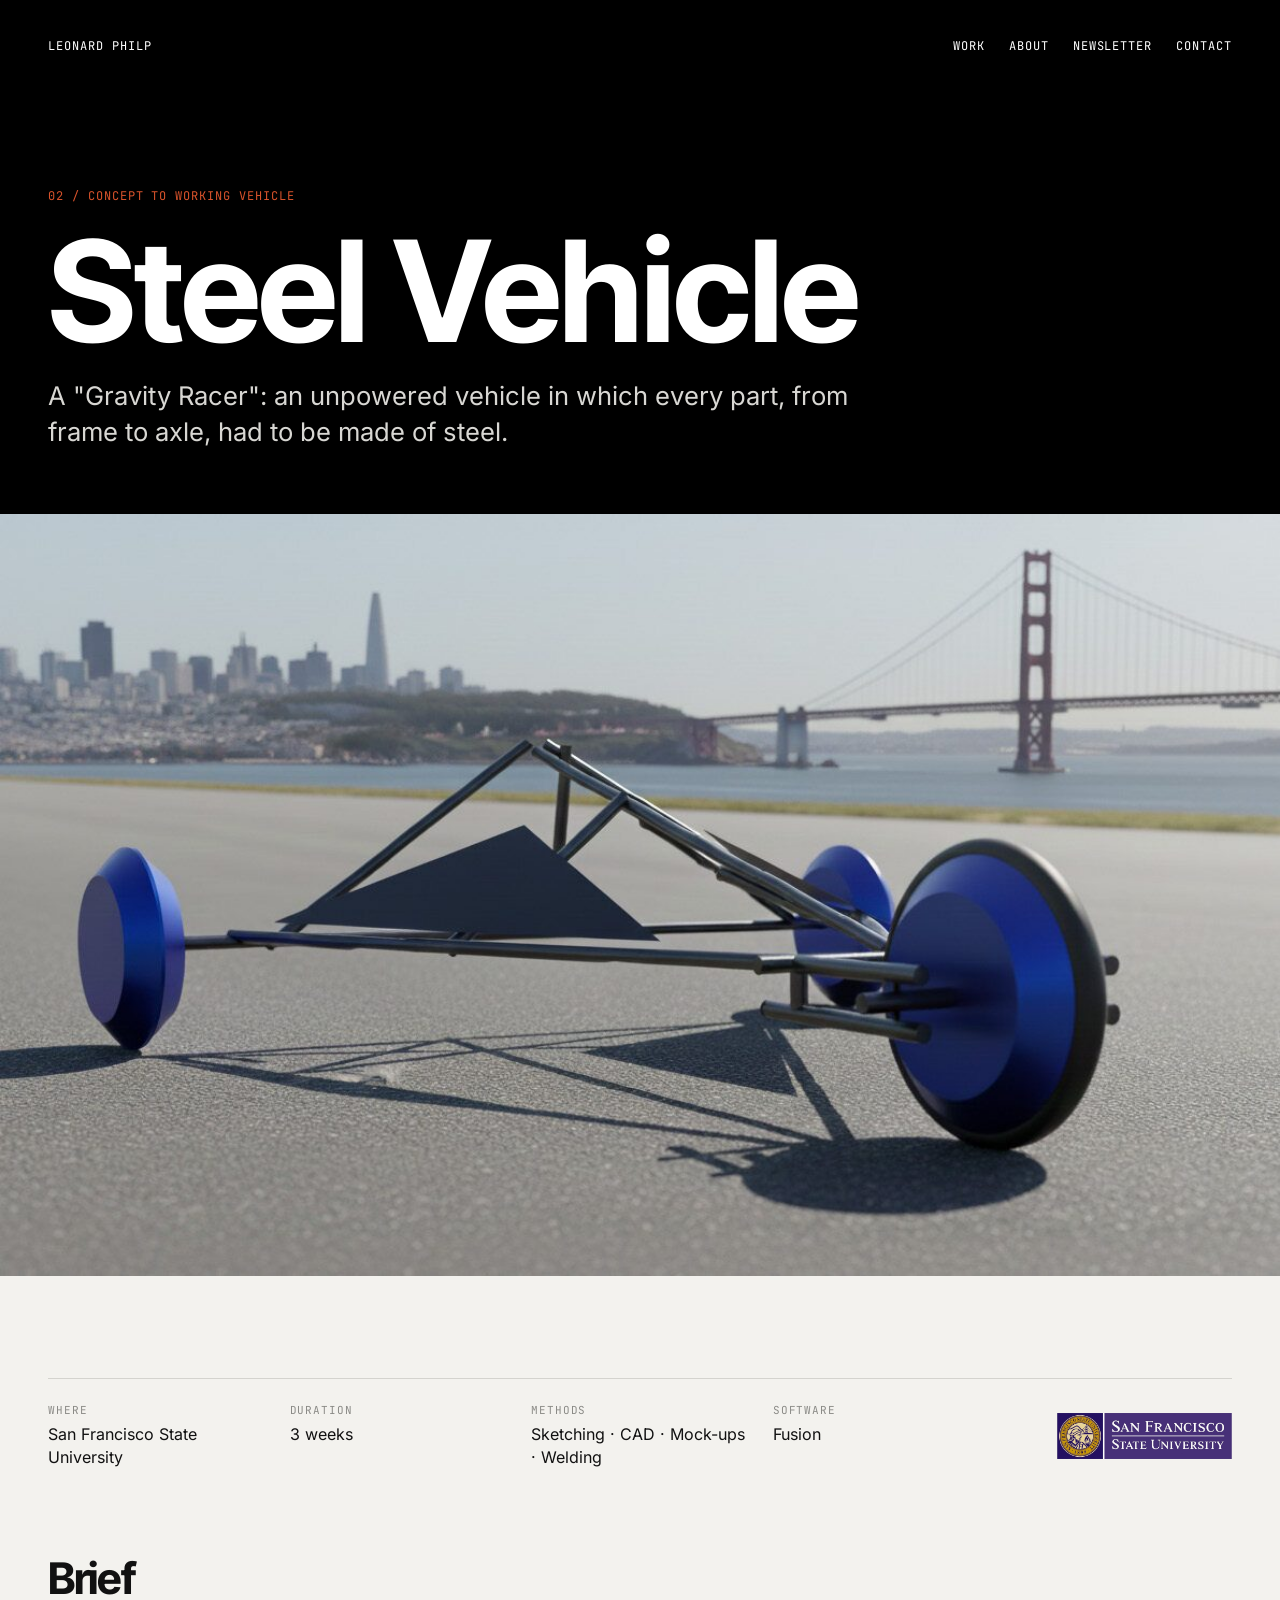
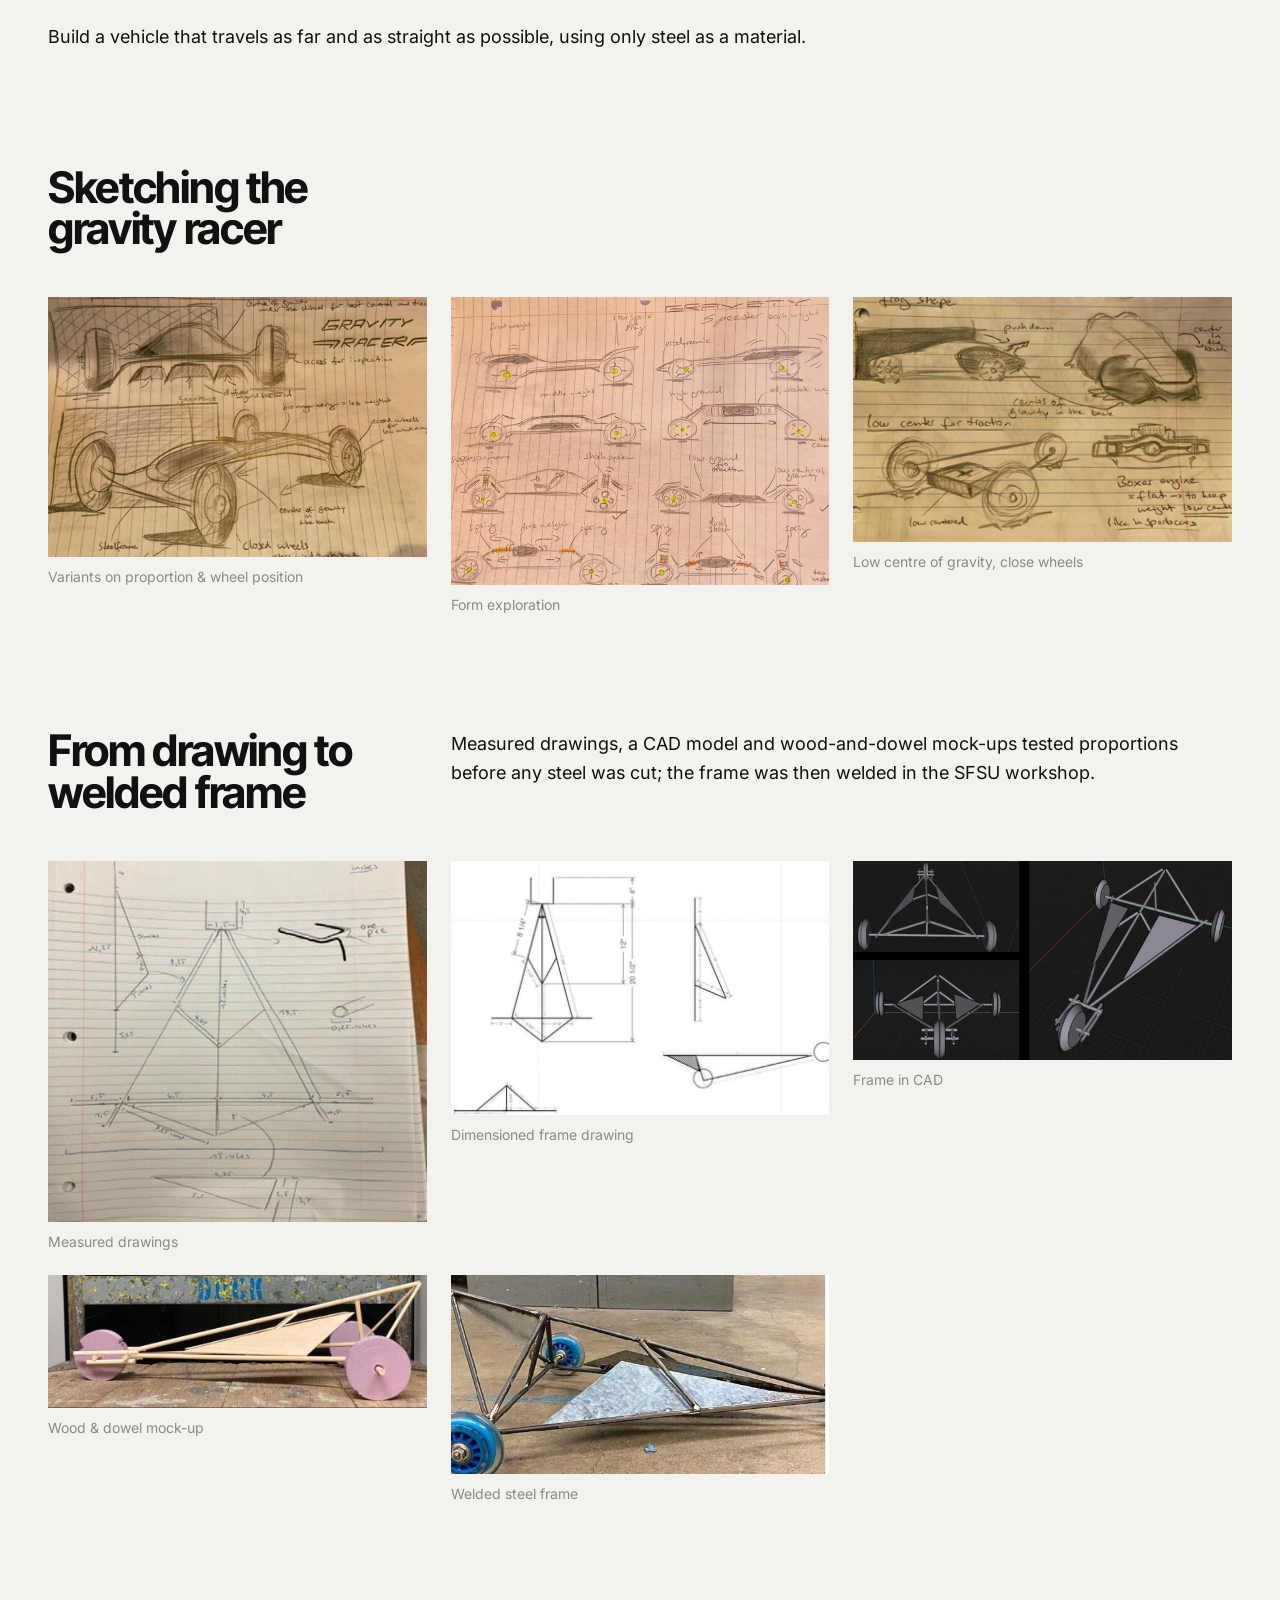
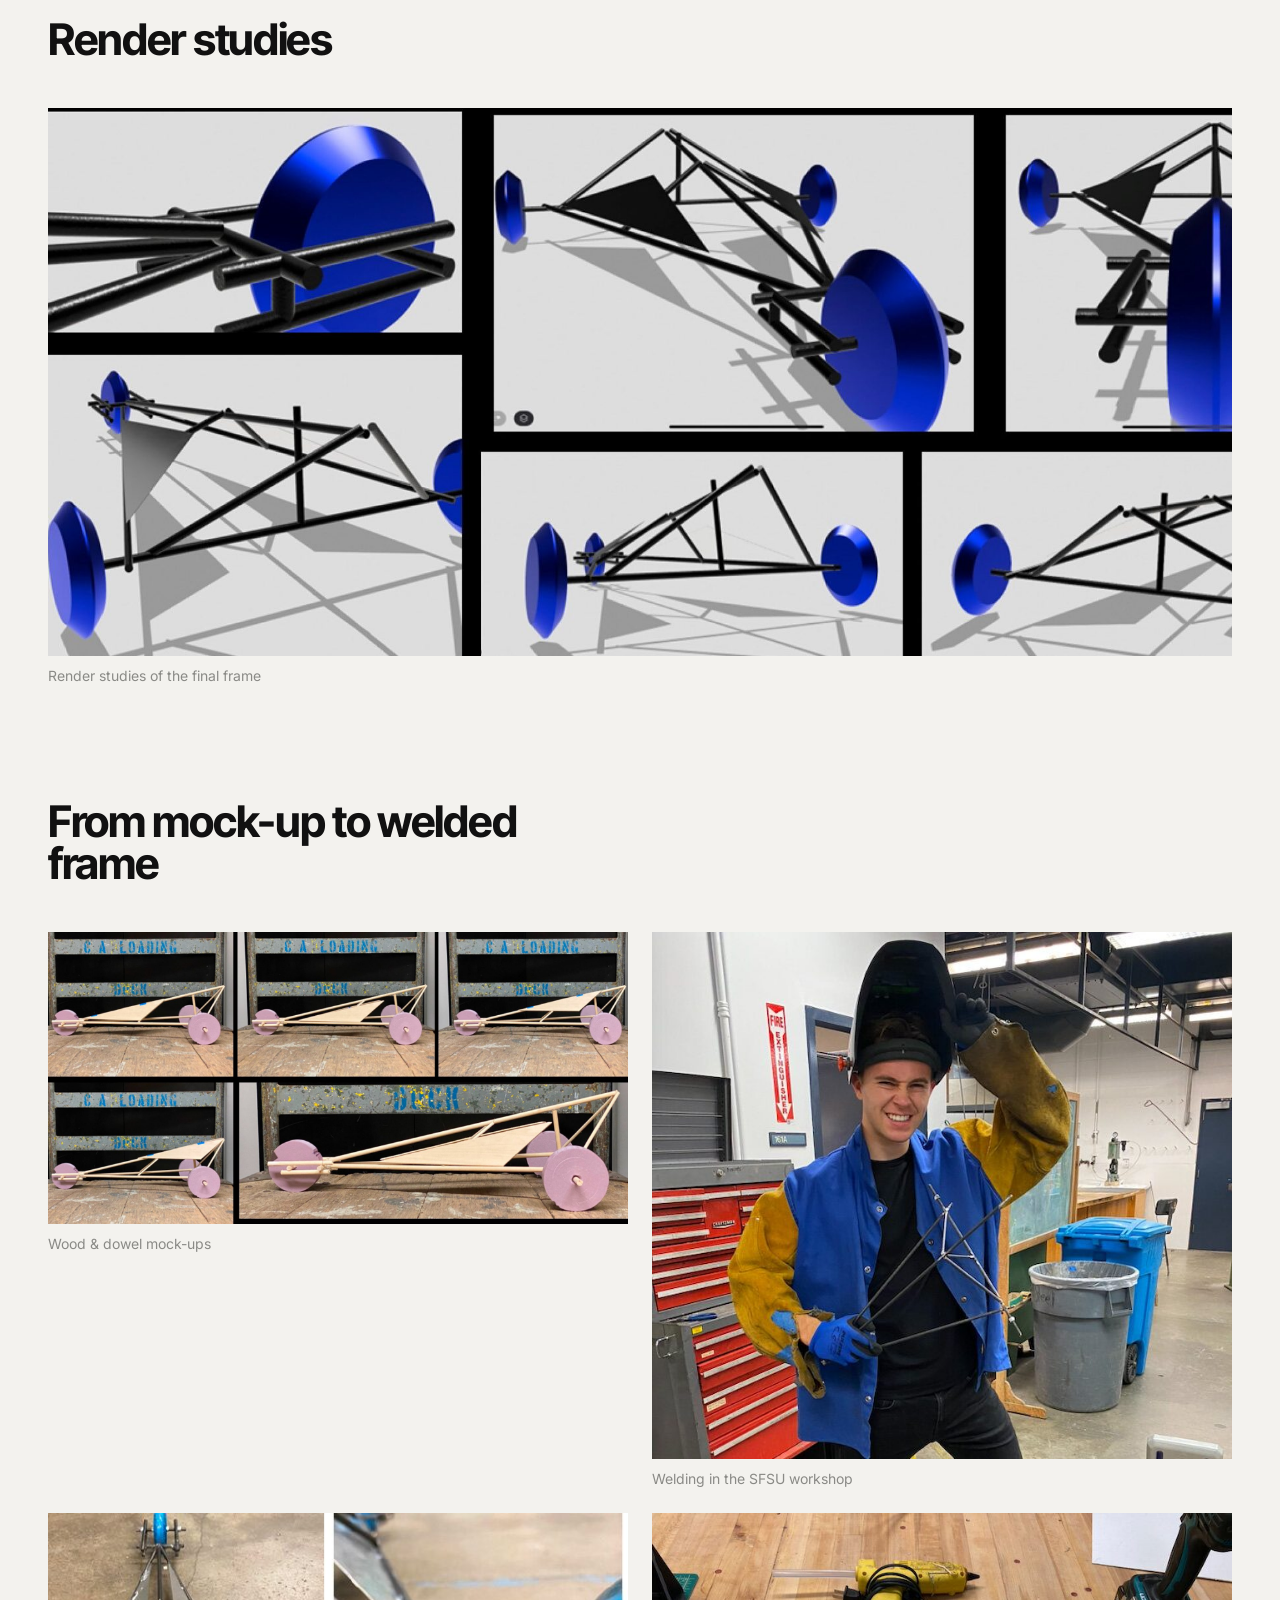
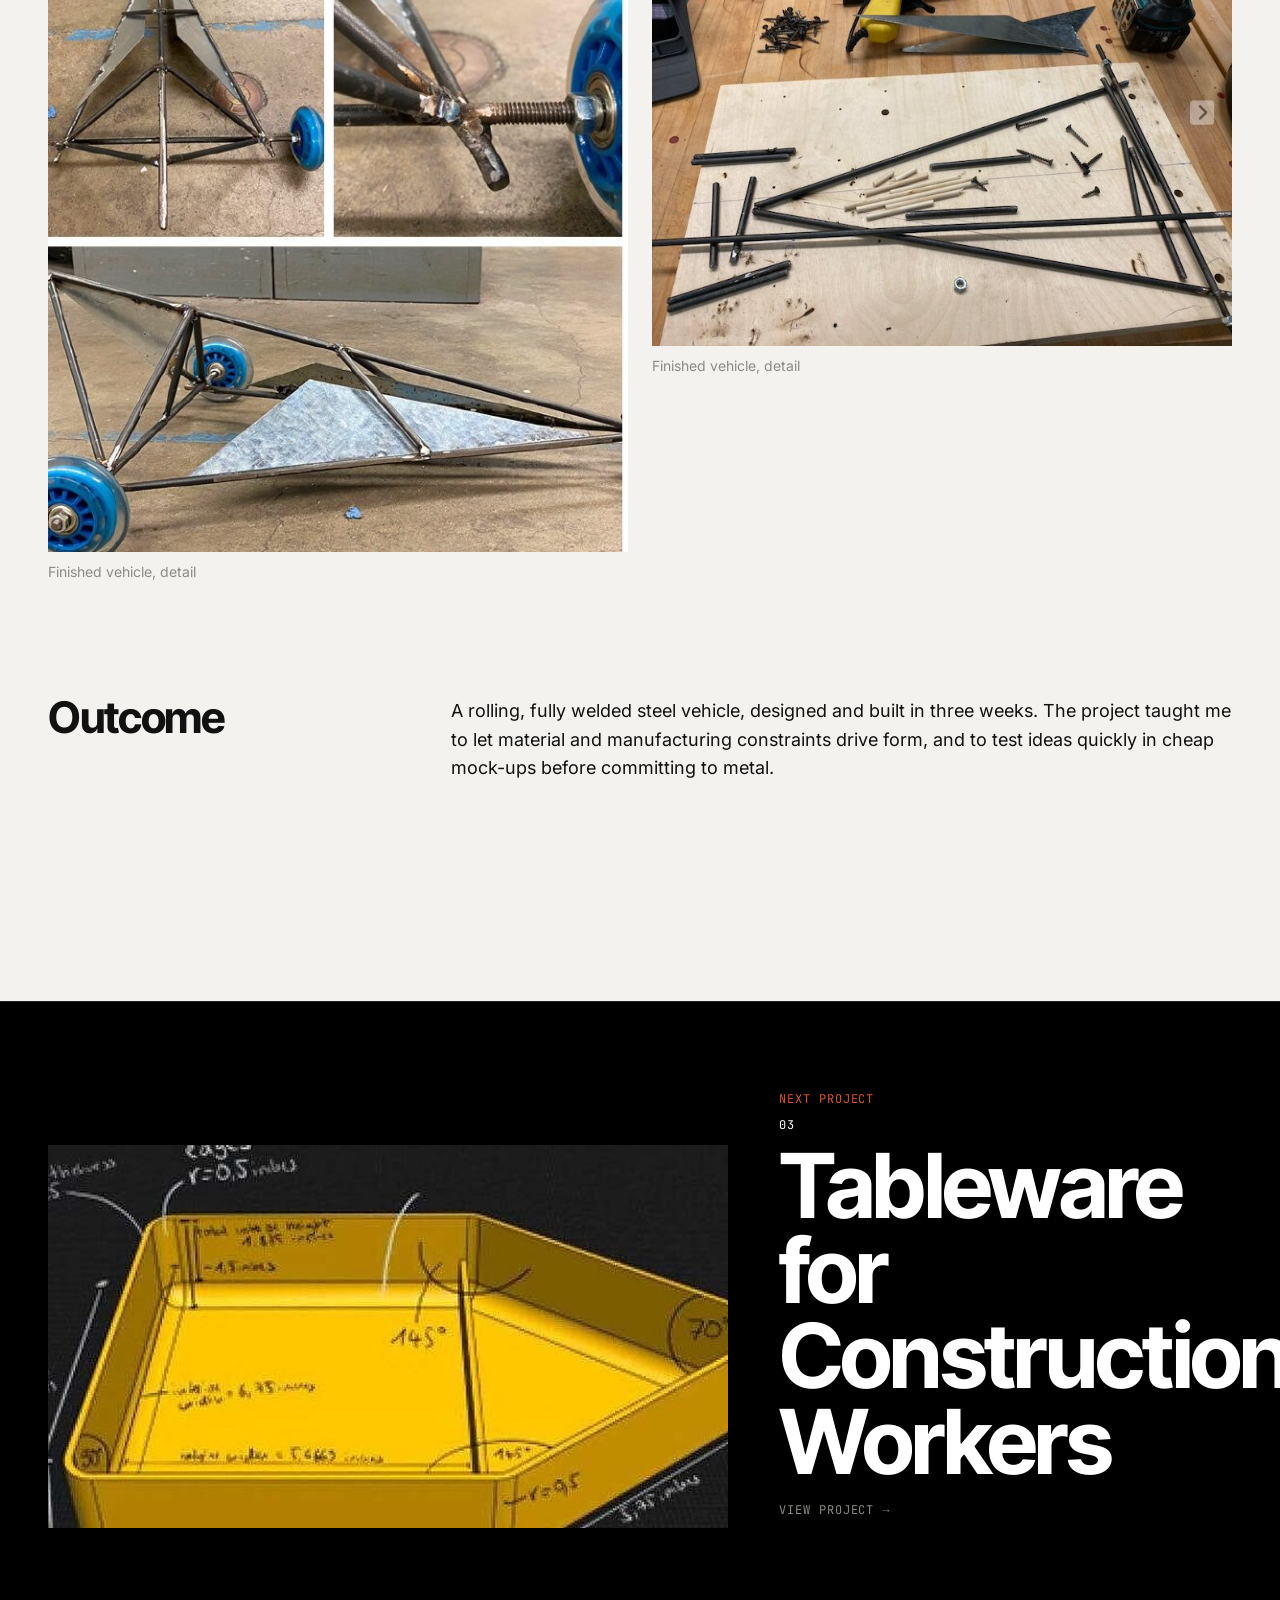
<file: work/steel-vehicle/index.html>
<!doctype html>
<html lang="en">
<head>
<meta charset="utf-8">
<meta name="viewport" content="width=device-width, initial-scale=1">
<title>Steel Vehicle · Gravity racer from steel only · Leonard Philp</title>
<meta name="description" content="Steel Vehicle: a gravity racer by Leonard Philp at San Francisco State University, every part made of steel, designed and welded in three weeks.">
<!--seo-->
<link rel="canonical" href="https://leonardphilp.com/work/steel-vehicle/">
<link rel="icon" href="../../favicon.ico" sizes="any">
<link rel="icon" type="image/png" sizes="32x32" href="../../favicon-32.png">
<link rel="icon" type="image/png" sizes="192x192" href="../../favicon-192.png">
<link rel="apple-touch-icon" href="../../apple-touch-icon.png">
<meta name="theme-color" content="#111111">
<meta name="author" content="Leonard Philp">
<meta property="og:type" content="website">
<meta property="og:site_name" content="Leonard Philp · Industrial Design">
<meta property="og:title" content="Steel Vehicle · Gravity racer from steel only · Leonard Philp">
<meta property="og:description" content="Steel Vehicle: a gravity racer by Leonard Philp at San Francisco State University, every part made of steel, designed and welded in three weeks.">
<meta property="og:url" content="https://leonardphilp.com/work/steel-vehicle/">
<meta property="og:image" content="https://leonardphilp.com/bilder/steel-vehicle/cover.jpg">
<meta property="og:locale" content="en_US">
<meta name="twitter:card" content="summary_large_image">
<meta name="twitter:title" content="Steel Vehicle · Gravity racer from steel only · Leonard Philp">
<meta name="twitter:description" content="Steel Vehicle: a gravity racer by Leonard Philp at San Francisco State University, every part made of steel, designed and welded in three weeks.">
<meta name="twitter:image" content="https://leonardphilp.com/bilder/steel-vehicle/cover.jpg">
<script data-goatcounter="https://leonardphilp.goatcounter.com/count" async src="https://gc.zgo.at/count.js"></script>
<!--/seo-->
<link rel="stylesheet" href="../../style.css?v=34">
</head>
<body>
  <nav class="label"><a href="../../">Leonard Philp</a><ul><li><a href="../../#work">Work</a></li><li><a href="../../#about">About</a></li><li><a href="../../#newsletter">Newsletter</a></li><li><a href="../../#contact">Contact</a></li></ul></nav>
  <header class="p-hero">
    <p class="label accent">02 / Concept to working vehicle</p>
    <h1>Steel Vehicle</h1>
    <p class="tagline">A &quot;Gravity Racer&quot;: an unpowered vehicle in which every part, from frame to axle, had to be made of steel.</p>
  </header>
  <img class="full" src="../../bilder/steel-vehicle/cover.jpg" alt="Steel gravity racer with blue wheels in front of the Golden Gate Bridge">
  <main class="p-body">
    <dl class="meta"><div><dt>Where</dt><dd>San Francisco State University</dd></div><div><dt>Duration</dt><dd>3 weeks</dd></div><div><dt>Methods</dt><dd>Sketching · CAD · Mock-ups · Welding</dd></div><div><dt>Software</dt><dd>Fusion</dd></div><div class="meta-uni sfsu"><img src="../../bilder/about/logo-sfsu-full.jpg?v=1" alt="San Francisco State University" loading="lazy"></div></dl>
<section class="block"><div class="text stack"><h2>Brief</h2><div><p>Build a vehicle that travels as far and as straight as possible, using only steel as a material.</p></div></div></section>
<section class="block"><div class="text"><h2>Sketching the gravity racer</h2><div></div></div><div class="gallery"><figure><img src="../../bilder/steel-vehicle/sketch-variants.jpg" alt="Sketches of gravity racer variants with different proportions and wheel positions" loading="lazy"><figcaption>Variants on proportion &amp; wheel position</figcaption></figure><figure><img src="../../bilder/steel-vehicle/sketch-form.jpg" alt="Form exploration sketches of the steel vehicle" loading="lazy"><figcaption>Form exploration</figcaption></figure><figure><img src="../../bilder/steel-vehicle/sketch-cog.jpg" alt="Sketch showing a low centre of gravity and closely spaced wheels" loading="lazy"><figcaption>Low centre of gravity, close wheels</figcaption></figure></div></section>
<section class="block"><div class="text"><h2>From drawing to welded frame</h2><div><p>Measured drawings, a CAD model and wood-and-dowel mock-ups tested proportions before any steel was cut; the frame was then welded in the SFSU workshop.</p></div></div><div class="gallery"><figure><img src="../../bilder/steel-vehicle/measured-drawings.jpg" alt="Hand-drawn measured drawings of the frame" loading="lazy"><figcaption>Measured drawings</figcaption></figure><figure><img src="../../bilder/steel-vehicle/dimensioned-frame-drawing.jpg" alt="Dimensioned technical drawing of the steel frame" loading="lazy"><figcaption>Dimensioned frame drawing</figcaption></figure><figure><img src="../../bilder/steel-vehicle/frame-cad.jpg" alt="CAD model of the steel frame in Fusion" loading="lazy"><figcaption>Frame in CAD</figcaption></figure><figure><img src="../../bilder/steel-vehicle/wood-dowel-mockup.jpg" alt="Wood and dowel mock-up of the vehicle" loading="lazy"><figcaption>Wood &amp; dowel mock-up</figcaption></figure><figure><img src="../../bilder/steel-vehicle/welded-frame.jpg" alt="Welded steel frame of the gravity racer" loading="lazy"><figcaption>Welded steel frame</figcaption></figure></div></section>
<section class="block"><div class="text t2"><h2>Render studies</h2><div></div></div><div class="gallery one"><figure><img src="../../bilder/steel-vehicle/renders.jpg" alt="Render studies of the final steel frame" loading="lazy"><figcaption>Render studies of the final frame</figcaption></figure></div></section>
<section class="block"><div class="text t2"><h2>From mock-up to welded frame</h2><div></div></div><div class="gallery two"><figure><img src="../../bilder/steel-vehicle/mockups.jpg" alt="Wood and dowel mock-ups" loading="lazy"><figcaption>Wood &amp; dowel mock-ups</figcaption></figure><figure><img src="../../bilder/steel-vehicle/welding.jpg" alt="Welding the frame in the SFSU workshop" loading="lazy"><figcaption>Welding in the SFSU workshop</figcaption></figure><figure><img src="../../bilder/steel-vehicle/detail-1.jpg" alt="Detail of the finished steel vehicle" loading="lazy"><figcaption>Finished vehicle, detail</figcaption></figure><figure><img src="../../bilder/steel-vehicle/detail-2.jpg" alt="Second detail of the finished steel vehicle" loading="lazy"><figcaption>Finished vehicle, detail</figcaption></figure></div></section>
<section class="block"><div class="text"><h2>Outcome</h2><div><p>A rolling, fully welded steel vehicle, designed and built in three weeks. The project taught me to let material and manufacturing constraints drive form, and to test ideas quickly in cheap mock-ups before committing to metal.</p></div></div></section>
  </main>
  <footer class="next">
    <a class="next-link" href="../tableware/"><div class="next-img"><img src="../../bilder/projekte/03-tableware-cover.jpg?v=3" alt="" loading="lazy"></div><div class="next-meta"><span class="label accent">Next project</span><span class="label">03</span><h2>Tableware for Construction Workers</h2><span class="label go">View project →</span></div></a>
  </footer>
  <script src="../../lightbox.js?v=5" defer></script>
</body>
</html>
</file>
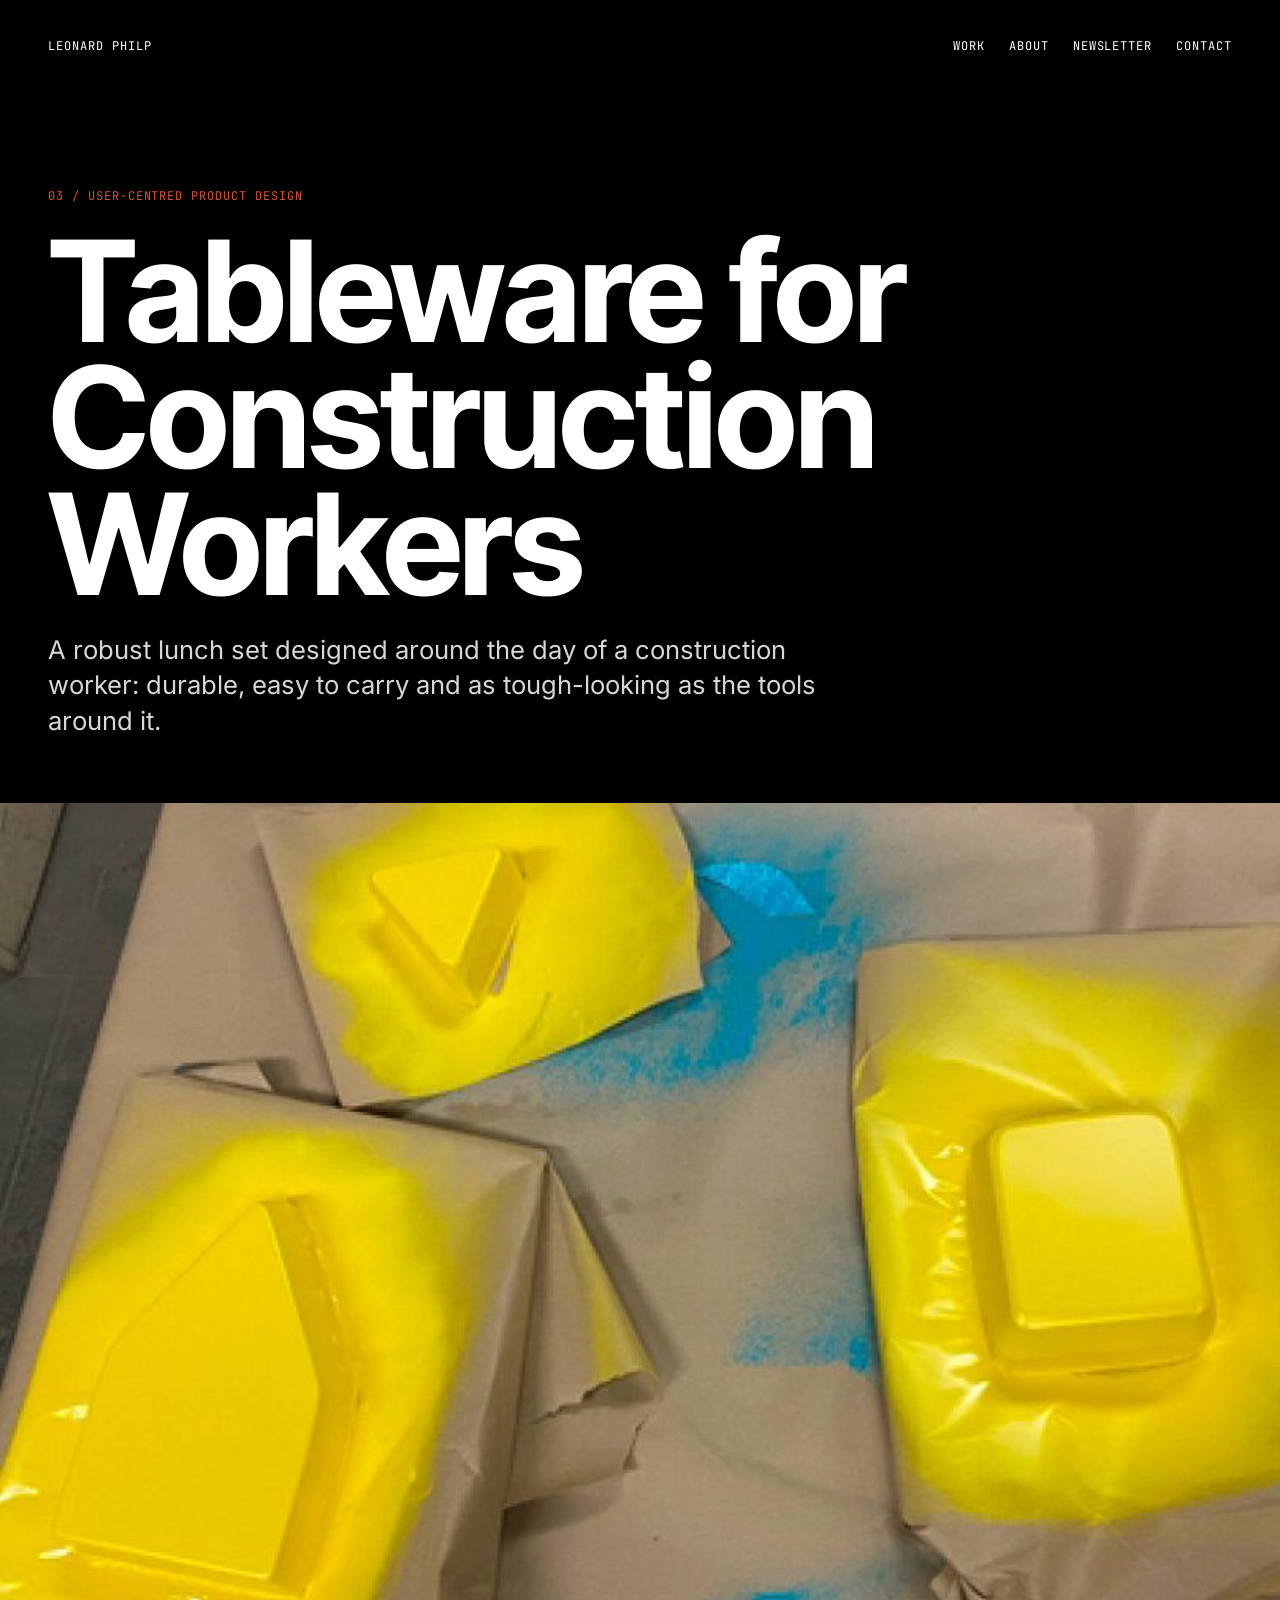
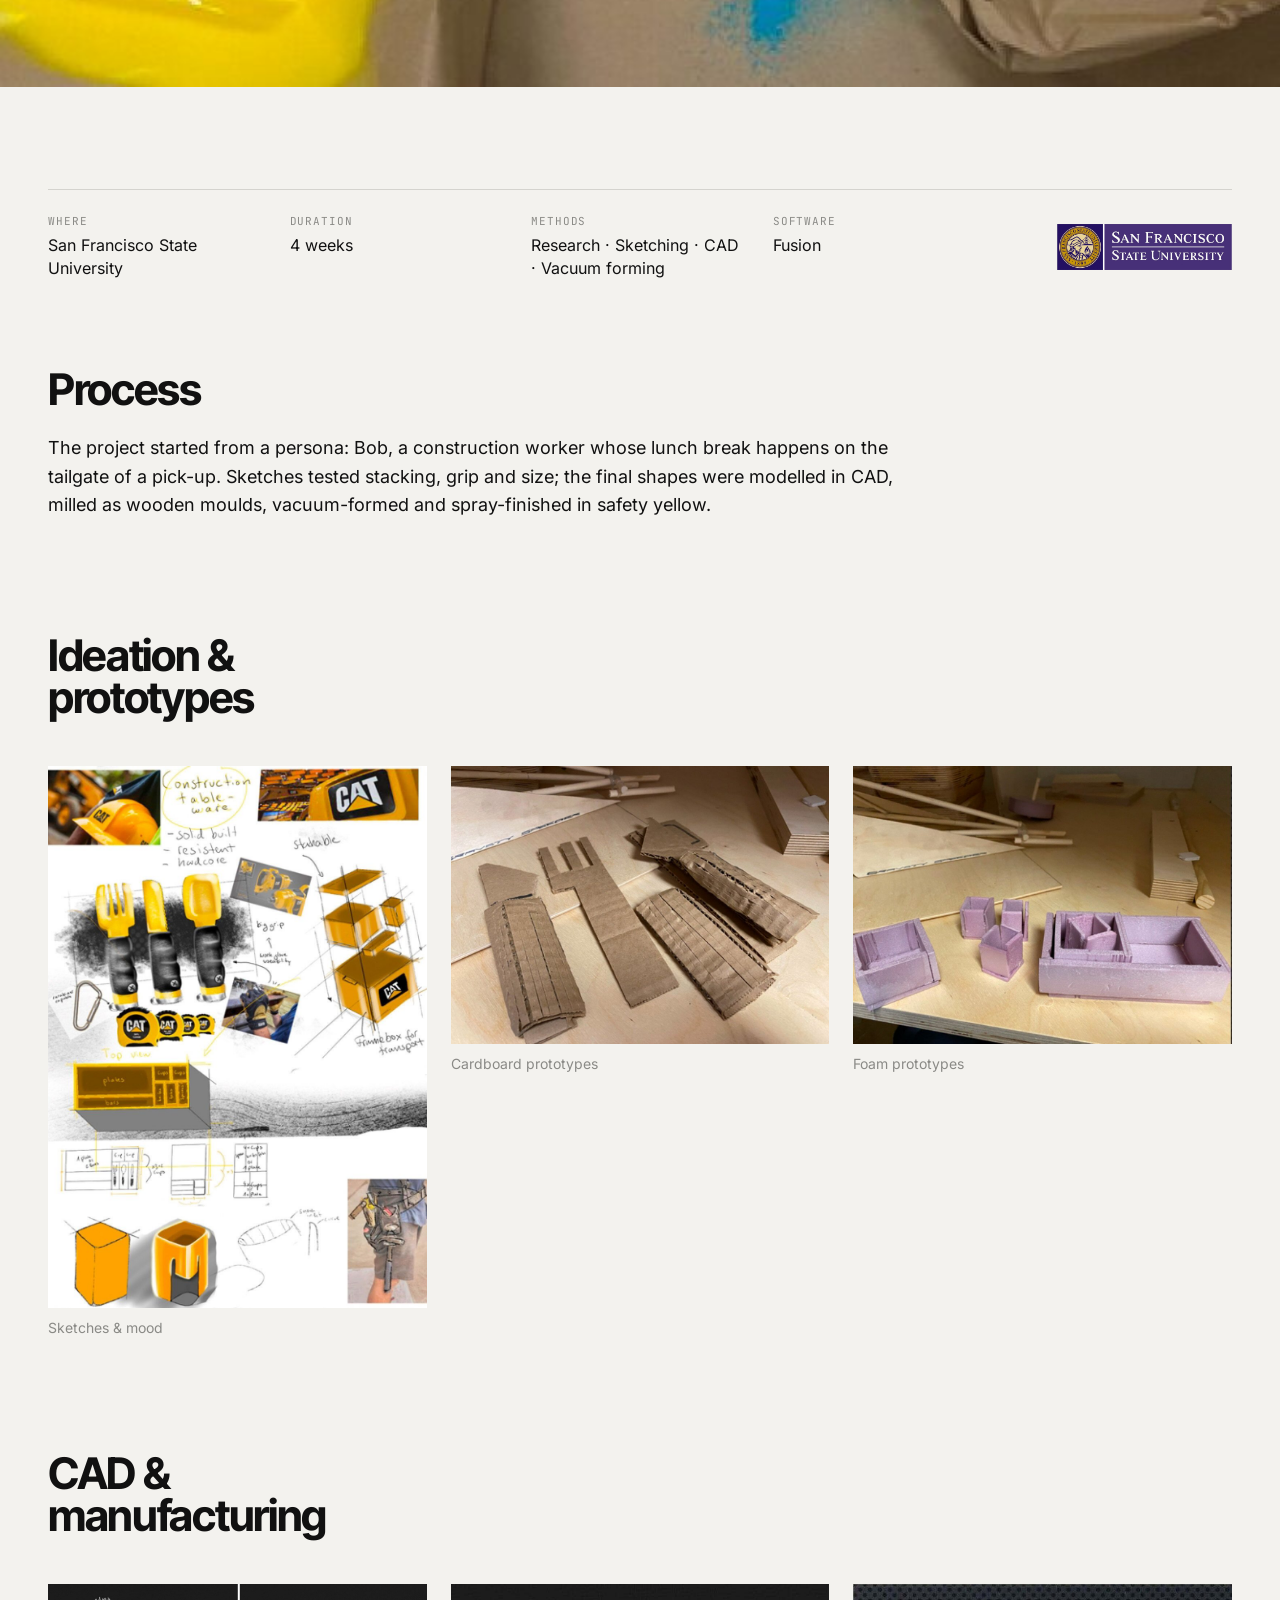
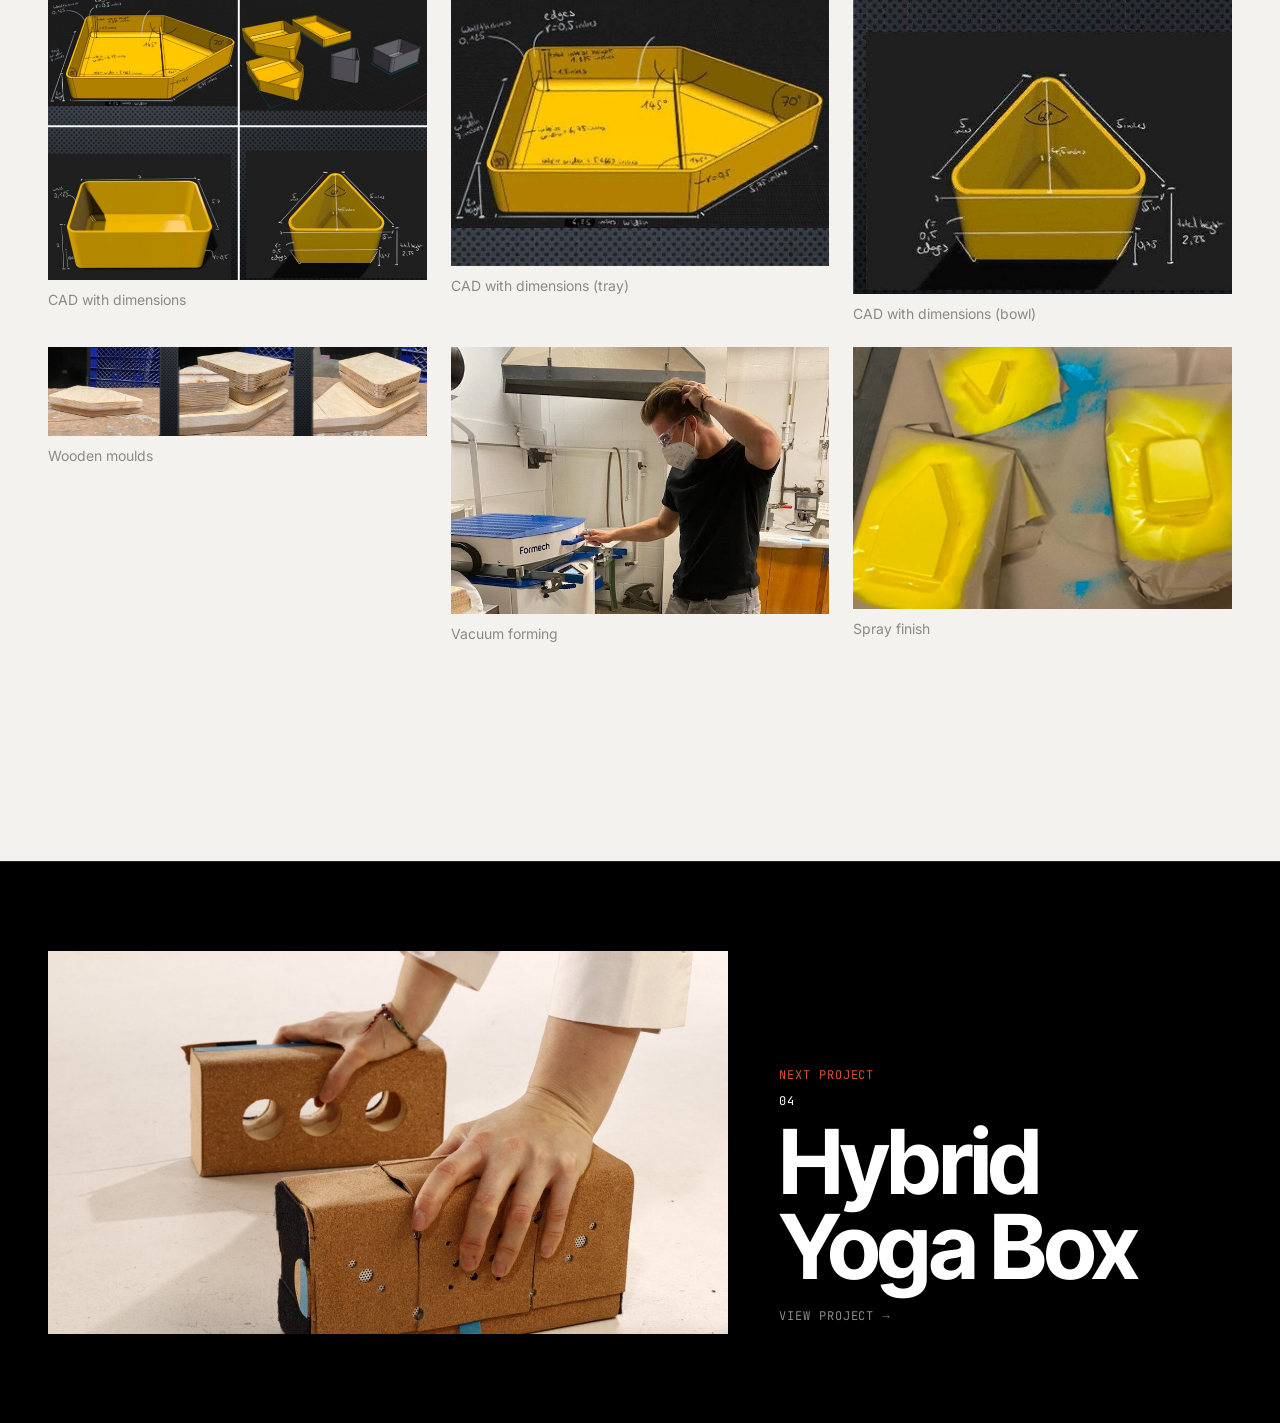
<file: work/tableware/index.html>
<!doctype html>
<html lang="en">
<head>
<meta charset="utf-8">
<meta name="viewport" content="width=device-width, initial-scale=1">
<title>Tableware for Construction Workers · User-centred product design · Leonard Philp</title>
<meta name="description" content="Tableware for Construction Workers: a robust, vacuum-formed lunch set in safety yellow by Leonard Philp, designed at San Francisco State University.">
<!--seo-->
<link rel="canonical" href="https://leonardphilp.com/work/tableware/">
<link rel="icon" href="../../favicon.ico" sizes="any">
<link rel="icon" type="image/png" sizes="32x32" href="../../favicon-32.png">
<link rel="icon" type="image/png" sizes="192x192" href="../../favicon-192.png">
<link rel="apple-touch-icon" href="../../apple-touch-icon.png">
<meta name="theme-color" content="#111111">
<meta name="author" content="Leonard Philp">
<meta property="og:type" content="website">
<meta property="og:site_name" content="Leonard Philp · Industrial Design">
<meta property="og:title" content="Tableware for Construction Workers · User-centred product design · Leonard Philp">
<meta property="og:description" content="Tableware for Construction Workers: a robust, vacuum-formed lunch set in safety yellow by Leonard Philp, designed at San Francisco State University.">
<meta property="og:url" content="https://leonardphilp.com/work/tableware/">
<meta property="og:image" content="https://leonardphilp.com/bilder/tableware/spray.jpg">
<meta property="og:locale" content="en_US">
<meta name="twitter:card" content="summary_large_image">
<meta name="twitter:title" content="Tableware for Construction Workers · User-centred product design · Leonard Philp">
<meta name="twitter:description" content="Tableware for Construction Workers: a robust, vacuum-formed lunch set in safety yellow by Leonard Philp, designed at San Francisco State University.">
<meta name="twitter:image" content="https://leonardphilp.com/bilder/tableware/spray.jpg">
<script data-goatcounter="https://leonardphilp.goatcounter.com/count" async src="https://gc.zgo.at/count.js"></script>
<!--/seo-->
<link rel="stylesheet" href="../../style.css?v=34">
</head>
<body>
  <nav class="label"><a href="../../">Leonard Philp</a><ul><li><a href="../../#work">Work</a></li><li><a href="../../#about">About</a></li><li><a href="../../#newsletter">Newsletter</a></li><li><a href="../../#contact">Contact</a></li></ul></nav>
  <header class="p-hero">
    <p class="label accent">03 / User-centred product design</p>
    <h1>Tableware for Construction Workers</h1>
    <p class="tagline">A robust lunch set designed around the day of a construction worker: durable, easy to carry and as tough-looking as the tools around it.</p>
  </header>
  <img class="full" src="../../bilder/tableware/spray.jpg" alt="Vacuum-formed tableware parts spray-finished in safety yellow">
  <main class="p-body">
    <dl class="meta"><div><dt>Where</dt><dd>San Francisco State University</dd></div><div><dt>Duration</dt><dd>4 weeks</dd></div><div><dt>Methods</dt><dd>Research · Sketching · CAD · Vacuum forming</dd></div><div><dt>Software</dt><dd>Fusion</dd></div><div class="meta-uni sfsu"><img src="../../bilder/about/logo-sfsu-full.jpg?v=1" alt="San Francisco State University" loading="lazy"></div></dl>
<section class="block"><div class="text stack"><h2>Process</h2><div><p>The project started from a persona: Bob, a construction worker whose lunch break happens on the tailgate of a pick-up. Sketches tested stacking, grip and size; the final shapes were modelled in CAD, milled as wooden moulds, vacuum-formed and spray-finished in safety yellow.</p></div></div></section>
<section class="block"><div class="text"><h2>Ideation &amp; prototypes</h2><div></div></div><div class="gallery"><figure><img src="../../bilder/tableware/sketches.jpg" alt="Sketches and mood board for the tableware" loading="lazy"><figcaption>Sketches &amp; mood</figcaption></figure><figure><img src="../../bilder/tableware/cardboard.jpg" alt="Cardboard prototypes of trays and bowls" loading="lazy"><figcaption>Cardboard prototypes</figcaption></figure><figure><img src="../../bilder/tableware/foam.jpg" alt="Foam prototypes of the tableware" loading="lazy"><figcaption>Foam prototypes</figcaption></figure></div></section>
<section class="block"><div class="text"><h2>CAD &amp; manufacturing</h2><div></div></div><div class="gallery"><figure><img src="../../bilder/tableware/cad.jpg" alt="CAD model with dimensions" loading="lazy"><figcaption>CAD with dimensions</figcaption></figure><figure><img src="../../bilder/tableware/cad-tray.jpg" alt="Dimensioned CAD drawing of the tray" loading="lazy"><figcaption>CAD with dimensions (tray)</figcaption></figure><figure><img src="../../bilder/tableware/cad-bowl.jpg" alt="Dimensioned CAD drawing of the bowl" loading="lazy"><figcaption>CAD with dimensions (bowl)</figcaption></figure><figure><img src="../../bilder/tableware/wooden-moulds.jpg" alt="Milled wooden moulds for vacuum forming" loading="lazy"><figcaption>Wooden moulds</figcaption></figure><figure><img src="../../bilder/tableware/vacuum-forming.jpg" alt="Vacuum forming plastic over a wooden mould" loading="lazy"><figcaption>Vacuum forming</figcaption></figure><figure><img src="../../bilder/tableware/spray.jpg" alt="Spray finishing the parts in safety yellow" loading="lazy"><figcaption>Spray finish</figcaption></figure></div></section>
  </main>
  <footer class="next">
    <a class="next-link" href="../hybrid-yoga-box/"><div class="next-img"><img src="../../bilder/projekte/04-hybrid-yoga-box-cover.jpg?v=3" alt="" loading="lazy"></div><div class="next-meta"><span class="label accent">Next project</span><span class="label">04</span><h2>Hybrid Yoga Box</h2><span class="label go">View project →</span></div></a>
  </footer>
  <script src="../../lightbox.js?v=5" defer></script>
</body>
</html>
</file>
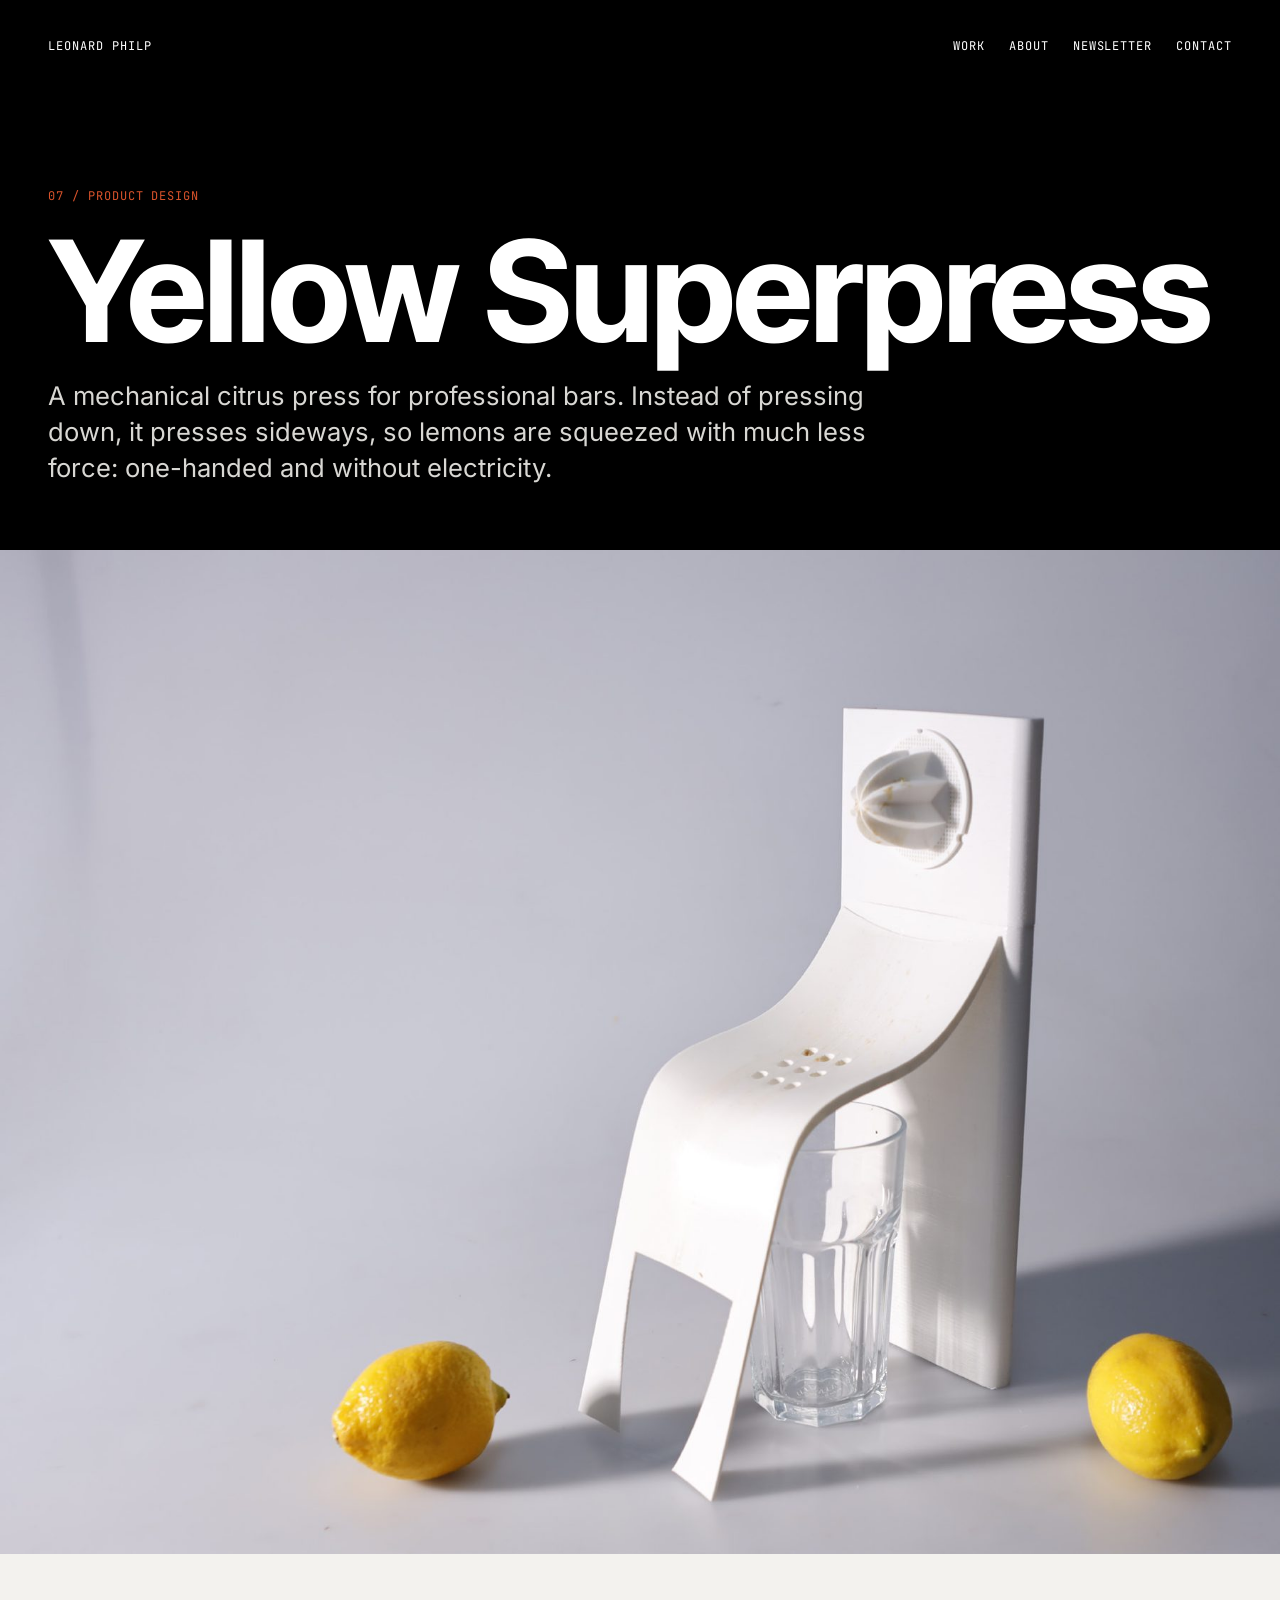
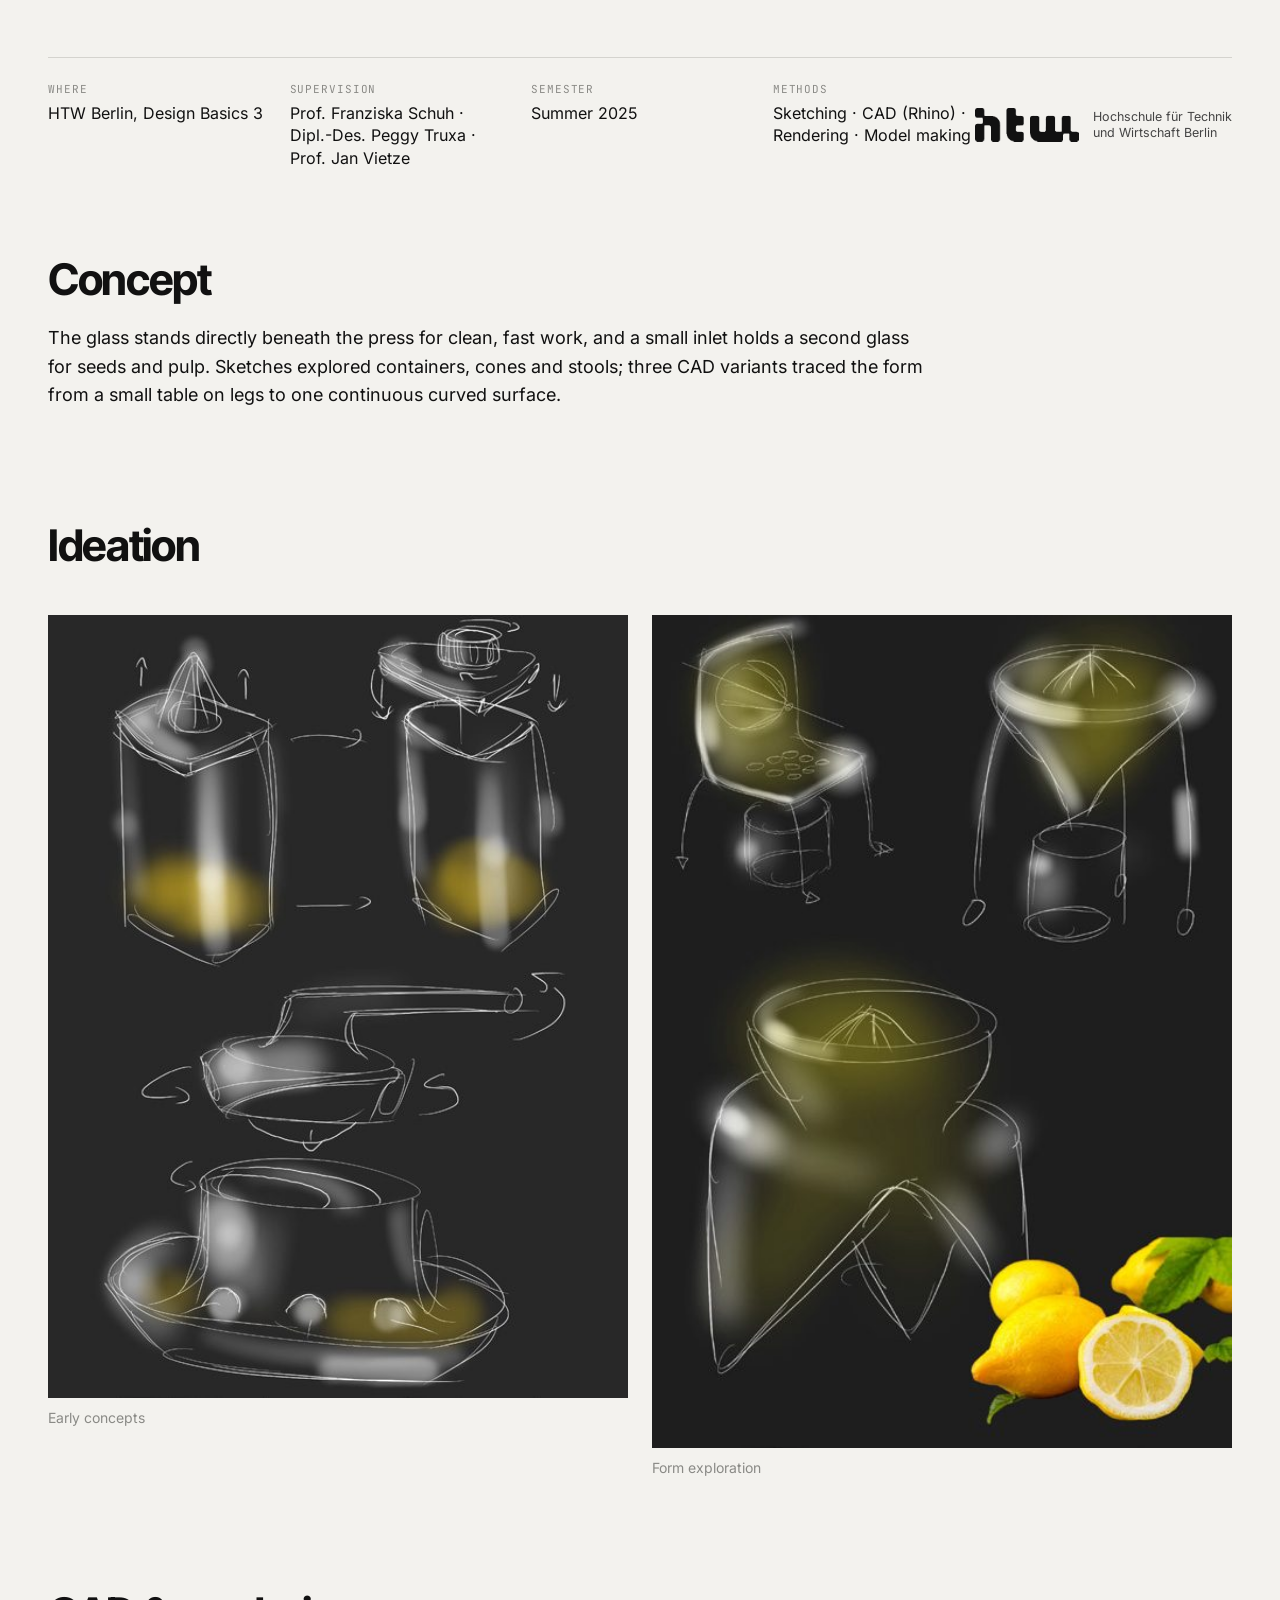
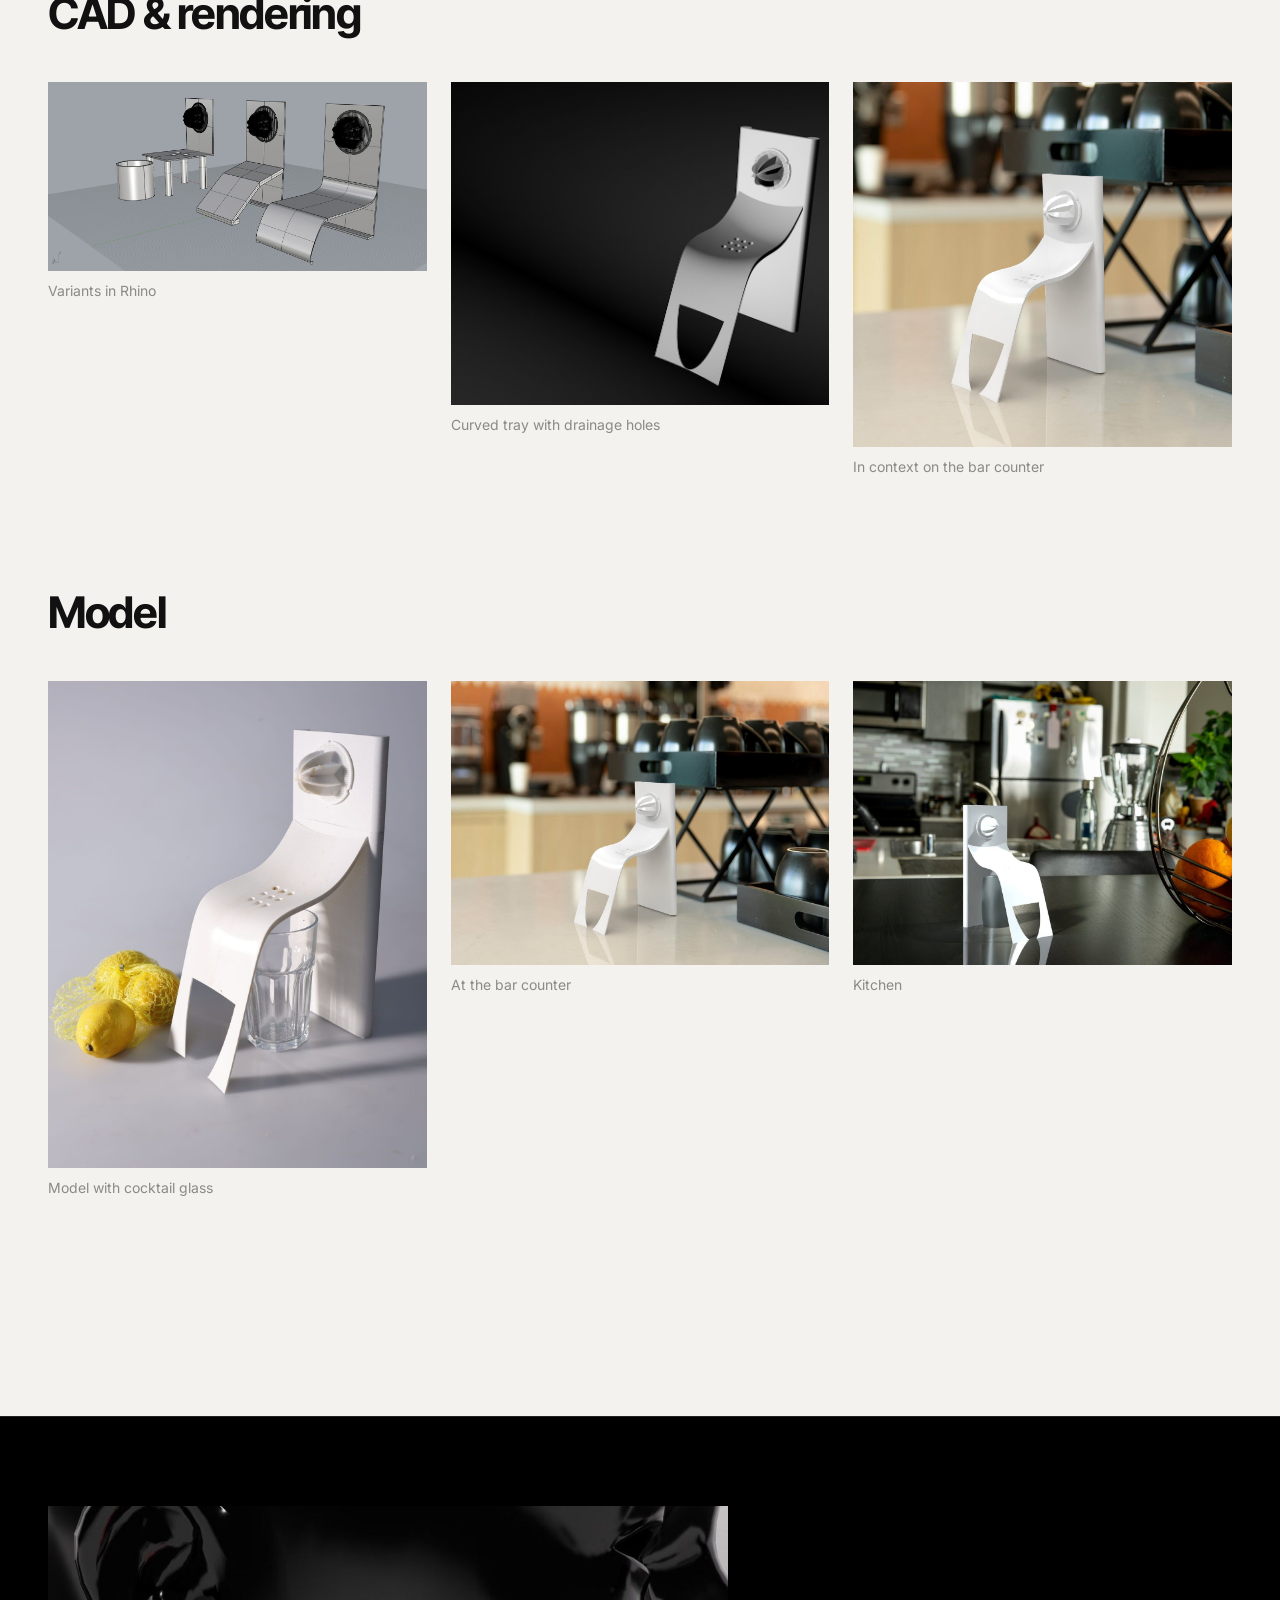
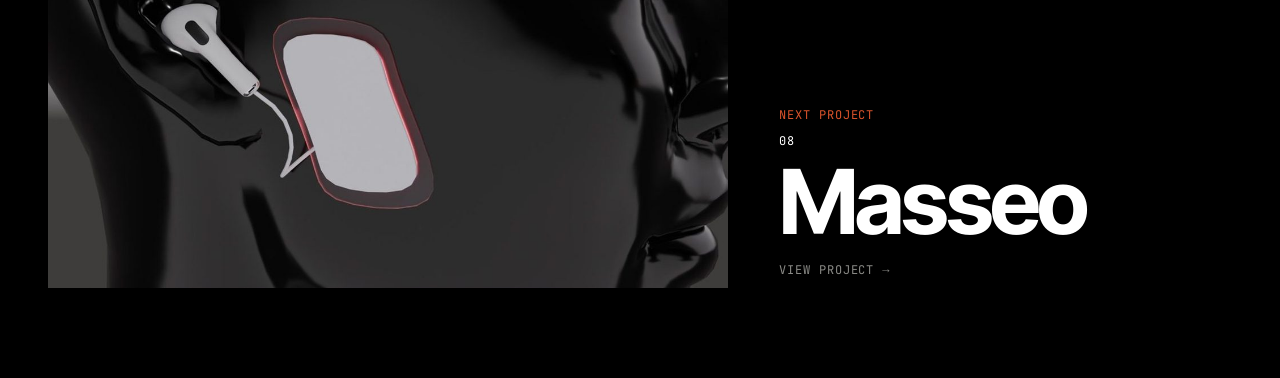
<file: work/yellow-superpress/index.html>
<!doctype html>
<html lang="en">
<head>
<meta charset="utf-8">
<meta name="viewport" content="width=device-width, initial-scale=1">
<title>Yellow Superpress · Lemon press for bars · Leonard Philp</title>
<meta name="description" content="Yellow Superpress by Leonard Philp (HTW Berlin): a mechanical citrus press for professional bars that presses sideways, one-handed and without electricity.">
<!--seo-->
<link rel="canonical" href="https://leonardphilp.com/work/yellow-superpress/">
<link rel="icon" href="../../favicon.ico" sizes="any">
<link rel="icon" type="image/png" sizes="32x32" href="../../favicon-32.png">
<link rel="icon" type="image/png" sizes="192x192" href="../../favicon-192.png">
<link rel="apple-touch-icon" href="../../apple-touch-icon.png">
<meta name="theme-color" content="#111111">
<meta name="author" content="Leonard Philp">
<meta property="og:type" content="website">
<meta property="og:site_name" content="Leonard Philp · Industrial Design">
<meta property="og:title" content="Yellow Superpress · Lemon press for bars · Leonard Philp">
<meta property="og:description" content="Yellow Superpress by Leonard Philp (HTW Berlin): a mechanical citrus press for professional bars that presses sideways, one-handed and without electricity.">
<meta property="og:url" content="https://leonardphilp.com/work/yellow-superpress/">
<meta property="og:image" content="https://leonardphilp.com/bilder/yellow-superpress/cover.jpg">
<meta property="og:locale" content="en_US">
<meta name="twitter:card" content="summary_large_image">
<meta name="twitter:title" content="Yellow Superpress · Lemon press for bars · Leonard Philp">
<meta name="twitter:description" content="Yellow Superpress by Leonard Philp (HTW Berlin): a mechanical citrus press for professional bars that presses sideways, one-handed and without electricity.">
<meta name="twitter:image" content="https://leonardphilp.com/bilder/yellow-superpress/cover.jpg">
<script data-goatcounter="https://leonardphilp.goatcounter.com/count" async src="https://gc.zgo.at/count.js"></script>
<!--/seo-->
<link rel="stylesheet" href="../../style.css?v=34">
</head>
<body>
  <nav class="label"><a href="../../">Leonard Philp</a><ul><li><a href="../../#work">Work</a></li><li><a href="../../#about">About</a></li><li><a href="../../#newsletter">Newsletter</a></li><li><a href="../../#contact">Contact</a></li></ul></nav>
  <header class="p-hero">
    <p class="label accent">07 / Product design</p>
    <h1>Yellow Superpress</h1>
    <p class="tagline">A mechanical citrus press for professional bars. Instead of pressing down, it presses sideways, so lemons are squeezed with much less force: one-handed and without electricity.</p>
  </header>
  <img class="full" src="../../bilder/yellow-superpress/cover.jpg" alt="White model of the Yellow Superpress with a glass and two lemons">
  <main class="p-body">
    <dl class="meta"><div><dt>Where</dt><dd>HTW Berlin, Design Basics 3</dd></div><div><dt>Supervision</dt><dd>Prof. Franziska Schuh · Dipl.-Des. Peggy Truxa · Prof. Jan Vietze</dd></div><div><dt>Semester</dt><dd>Summer 2025</dd></div><div><dt>Methods</dt><dd>Sketching · CAD (Rhino) · Rendering · Model making</dd></div><div class="meta-uni"><img src="../../bilder/about/logo-htw-black.png?v=1" alt="" loading="lazy"><span>Hochschule für Technik<br>und Wirtschaft Berlin</span></div></dl>
<section class="block"><div class="text stack"><h2>Concept</h2><div><p>The glass stands directly beneath the press for clean, fast work, and a small inlet holds a second glass for seeds and pulp. Sketches explored containers, cones and stools; three CAD variants traced the form from a small table on legs to one continuous curved surface.</p></div></div></section>
<section class="block"><div class="text t2"><h2>Ideation</h2><div></div></div><div class="gallery"><figure><img src="../../bilder/yellow-superpress/sketch-1.jpg" alt="Early concept sketches of the lemon press" loading="lazy"><figcaption>Early concepts</figcaption></figure><figure><img src="../../bilder/yellow-superpress/sketch-2.jpg" alt="Form exploration sketches" loading="lazy"><figcaption>Form exploration</figcaption></figure></div></section>
<section class="block"><div class="text"><h2>CAD &amp; rendering</h2><div></div></div><div class="gallery"><figure><img src="../../bilder/yellow-superpress/cad-variants.jpg" alt="Three CAD variants in Rhino" loading="lazy"><figcaption>Variants in Rhino</figcaption></figure><figure><img src="../../bilder/yellow-superpress/render-detail.jpg" alt="Render detail of the curved tray with drainage holes" loading="lazy"><figcaption>Curved tray with drainage holes</figcaption></figure><figure><img src="../../bilder/yellow-superpress/render-bar.jpg" alt="Rendering of the press on a bar counter" loading="lazy"><figcaption>In context on the bar counter</figcaption></figure></div></section>
<section class="block"><div class="text"><h2>Model</h2><div></div></div><div class="gallery"><figure><img src="../../bilder/yellow-superpress/model-cocktail-glass.jpg" alt="Model of the press with a cocktail glass" loading="lazy"><figcaption>Model with cocktail glass</figcaption></figure><figure><img src="../../bilder/yellow-superpress/model-bar-counter.jpg" alt="Model on a bar counter" loading="lazy"><figcaption>At the bar counter</figcaption></figure><figure><img src="../../bilder/yellow-superpress/model-kitchen.jpg" alt="Model in a kitchen" loading="lazy"><figcaption>Kitchen</figcaption></figure></div></section>
  </main>
  <footer class="next">
    <a class="next-link" href="../masseo/"><div class="next-img"><img src="../../bilder/projekte/08-masseo-cover.jpg?v=3" alt="" loading="lazy"></div><div class="next-meta"><span class="label accent">Next project</span><span class="label">08</span><h2>Masseo</h2><span class="label go">View project →</span></div></a>
  </footer>
  <script src="../../lightbox.js?v=5" defer></script>
</body>
</html>
</file>
<file: style.css>
@font-face { font-family:"Inter"; font-style:normal; font-weight:400 500; font-display:swap; src:url("fonts/inter.woff2") format("woff2"); }
@font-face { font-family:"Inter Tight"; font-style:normal; font-weight:600 700; font-display:swap; src:url("fonts/inter-tight.woff2") format("woff2"); }
@font-face { font-family:"JetBrains Mono"; font-style:normal; font-weight:400; font-display:swap; src:url("fonts/jetbrains-mono.woff2") format("woff2"); }
:root { --dark:#111111; --light:#F3F2EE; --grey:#8A8A86; --accent:#D9532B; --pad:clamp(16px,4vw,48px); }
* { box-sizing:border-box; margin:0; padding:0; }
html { scroll-behavior:smooth; }
body { background:#000; color:#fff; font-family:Inter, system-ui, sans-serif; }
a { color:inherit; text-decoration:none; }
.label { font-family:"JetBrains Mono", monospace; font-size:12px; letter-spacing:.08em; text-transform:uppercase; }
.accent { color:var(--accent); }

/* Navigation */
nav { position:sticky; top:0; z-index:10; display:flex; justify-content:space-between; align-items:center;
      padding:20px var(--pad); background:rgba(0,0,0,.85); backdrop-filter:blur(8px); }
nav ul { display:flex; gap:24px; list-style:none; }
nav a:hover { color:var(--accent); }

/* Hero */
.hero { min-height:calc(100vh - 60px); display:flex; flex-direction:column; justify-content:center; gap:28px; padding:0 var(--pad) 48px; }
h1 { font-family:"Inter Tight", sans-serif; font-weight:700; letter-spacing:-.015em; line-height:.9; font-size:clamp(56px,13vw,200px); }
.sub { max-width:760px; color:#e6e4df; font-size:clamp(19px,2.1vw,28px); line-height:1.35; letter-spacing:-.01em; }
.hero img { margin-top:clamp(24px,4vw,56px) !important; }
.hero { padding-top:clamp(40px,6vw,96px); }
.hero img { width:100%; height:auto; display:block; margin-top:24px; }

/* Work */
.work { background:var(--light); color:var(--dark); padding:clamp(64px,10vw,140px) var(--pad); }
.work + .work { padding-top:0; }
.section-head { display:flex; flex-direction:column; gap:14px; margin-bottom:clamp(32px,5vw,64px); }
h2 { font-family:"Inter Tight", sans-serif; font-weight:700; letter-spacing:-.03em; line-height:.95; font-size:clamp(40px,7vw,96px); }
.grid { display:grid; grid-template-columns:repeat(auto-fill, minmax(min(100%, 360px), 1fr)); gap:clamp(24px,3vw,40px) clamp(16px,2vw,28px); }
.grid.small { grid-template-columns:repeat(auto-fill, minmax(min(100%, 260px), 1fr)); }
.card { display:flex; flex-direction:column; gap:14px; }
.card .img { aspect-ratio:4/3; overflow:hidden; background:#e4e3df; }
.card img { width:100%; height:100%; object-fit:cover; display:block; transition:transform .6s ease; }
.card:hover img { transform:scale(1.04); }
.card h3 { font-family:"Inter Tight", sans-serif; font-weight:600; font-size:clamp(20px,2vw,26px); letter-spacing:-.02em; line-height:1.1; margin-top:4px; }
.card p { color:var(--grey); font-size:15px; line-height:1.4; }

/* Project page */
.p-hero { padding:clamp(48px,8vw,120px) var(--pad) clamp(32px,5vw,64px); display:flex; flex-direction:column; gap:24px; }
.p-hero h1 { font-size:clamp(56px,11vw,170px); }
.tagline { max-width:820px; font-size:clamp(18px,2vw,26px); line-height:1.4; color:#d8d7d3; }
.full { width:100%; height:auto; display:block; }
.p-body { background:var(--light); color:var(--dark); padding:clamp(56px,8vw,120px) var(--pad); }
.meta { display:grid; grid-template-columns:repeat(auto-fit, minmax(min(100%, 200px), 1fr)); gap:24px; border-top:1px solid #d4d3ce; padding-top:24px; margin-bottom:clamp(48px,7vw,96px); }
.meta dt { font-family:"JetBrains Mono", monospace; font-size:11px; letter-spacing:.08em; text-transform:uppercase; color:var(--grey); margin-bottom:6px; }
.meta dd { font-size:16px; line-height:1.4; }
.text { display:grid; grid-template-columns:minmax(0,1fr) minmax(0,2fr); gap:24px clamp(24px,4vw,64px); margin-bottom:clamp(32px,4vw,48px); }
.text h2 { font-size:clamp(28px,3.4vw,44px); }
.text p { font-size:clamp(16px,1.4vw,19px); line-height:1.6; max-width:720px; }
.text p + p { margin-top:1em; }
.block { margin-bottom:clamp(64px,9vw,128px); }
.gallery { display:grid; grid-template-columns:repeat(auto-fit, minmax(min(100%, 320px), 1fr)); gap:clamp(16px,2vw,24px); }
.gallery.one { grid-template-columns:1fr; }
figure img { width:100%; height:auto; display:block; background:#e4e3df; }
figcaption { margin-top:10px; font-size:14px; color:var(--grey); line-height:1.4; }
.dark-block { background:#000; color:#fff; padding:clamp(56px,8vw,120px) var(--pad); }
.dark-block figcaption { color:var(--grey); }
.next { display:flex; justify-content:space-between; align-items:end; gap:24px; padding:clamp(48px,7vw,96px) var(--pad); background:#000; border-top:1px solid #222; }
.next a:hover h2 { color:var(--accent); }
@media (max-width:720px) { .text { grid-template-columns:1fr; } nav ul { gap:16px; } }
.gallery.two { grid-template-columns:repeat(2, minmax(0,1fr)); }
@media (max-width:720px) { .gallery.two { grid-template-columns:1fr; } }

/* About */
.about { background:var(--light); color:var(--dark); padding:0 var(--pad) clamp(64px,10vw,140px); }
.about-intro { display:grid; grid-template-columns:minmax(0,1fr) minmax(0,1.4fr); gap:clamp(24px,5vw,72px); align-items:start; margin-bottom:clamp(56px,8vw,112px); }
.about-intro img { width:100%; height:auto; display:block; }
.about-intro p { font-size:clamp(16px,1.4vw,19px); line-height:1.6; max-width:640px; }
.about-intro p + p { margin-top:1em; }
.about-intro .lead { font-family:"Inter Tight", sans-serif; font-weight:600; font-size:clamp(22px,2.4vw,32px); line-height:1.25; letter-spacing:-.02em; }
.cv-group { display:grid; grid-template-columns:minmax(0,1fr) minmax(0,3fr); gap:16px clamp(24px,4vw,64px); border-top:1px solid #d4d3ce; padding:28px 0; }
.cv-group h3 { color:var(--grey); font-weight:400; }
.cv { list-style:none; display:flex; flex-direction:column; gap:22px; }
.cv li { display:grid; grid-template-columns:150px 96px minmax(0,1fr); gap:20px; align-items:center; }
.cv .when { color:var(--grey); }
.cv .logo { width:96px; height:60px; background:#fff; display:flex; align-items:center; justify-content:center; padding:8px; }
.cv .logo.empty { background:transparent; }
.cv .logo img { max-width:100%; max-height:100%; object-fit:contain; }
.cv strong { display:block; font-weight:500; font-size:17px; }
.cv span:not(.label):not(.logo) { display:block; font-size:15px; color:#555; line-height:1.4; }
.cv .note { color:var(--grey) !important; font-size:14px !important; }
.skills { display:grid; grid-template-columns:repeat(auto-fit, minmax(min(100%, 220px), 1fr)); gap:24px; }
.skills strong { font-weight:500; }
.skills p { color:#555; font-size:15px; line-height:1.5; margin-top:6px; }

/* Newsletter + Contact */
.newsletter, .contact { padding:clamp(72px,11vw,160px) var(--pad); display:flex; flex-direction:column; gap:28px; }
.newsletter { background:var(--dark); border-bottom:1px solid #222; }
.newsletter h2, .contact h2 { font-size:clamp(48px,9vw,140px); }
.nl-text { max-width:620px; font-size:clamp(17px,1.6vw,21px); line-height:1.55; color:#cfcdc8; }
.btn { align-self:flex-start; background:var(--accent); color:#111; font-weight:500; font-size:17px; padding:16px 32px; border-radius:999px; transition:transform .2s ease, background .2s ease; }
.btn:hover { transform:scale(1.05); background:#e8653c; }
.links { list-style:none; display:grid; grid-template-columns:repeat(auto-fit, minmax(min(100%, 240px), 1fr)); gap:24px; margin-top:24px; border-top:1px solid #333; padding-top:28px; }
.links li { font-size:17px; }
.links .label { display:block; color:var(--grey); margin-bottom:8px; }
.links a:hover { color:var(--accent); }
.site-footer { display:flex; flex-wrap:wrap; justify-content:space-between; gap:12px; padding:28px var(--pad); color:var(--grey); border-top:1px solid #222; }
@media (max-width:720px) {
  .about-intro, .cv-group { grid-template-columns:1fr; }
  .cv li { grid-template-columns:72px minmax(0,1fr); }
  .cv .when { grid-column:1 / -1; }
  .cv .logo { width:72px; height:48px; }
  nav { flex-direction:column; align-items:flex-start; gap:10px; }
  nav ul { flex-wrap:wrap; gap:6px 16px; }
}

/* Auto-Animationen */
.hero { overflow:hidden; }
#hero-car { will-change:transform; }
.contact { position:relative; overflow:hidden; }
.contact-car { position:absolute; right:var(--pad); top:clamp(120px,14vw,220px); width:min(500px,40vw); height:auto;
  transform:translateX(calc(100% + 60vw)); transition:transform 1.6s cubic-bezier(.2,.7,.2,1); pointer-events:none; }
.contact.in .contact-car { transform:translateX(0); }
@media (max-width:720px) { .contact-car { width:160px; top:auto; bottom:100px; right:16px; } }
@media (prefers-reduced-motion: reduce) { .contact-car { transition:none; } }

/* Hero: Auto fährt auf der Kante zum hellen Bereich */
nav { padding-top:clamp(24px,3vw,40px); padding-bottom:clamp(20px,2.4vw,32px); }
.hero { min-height:calc(100vh - 100px); padding-bottom:0; }
#hero-car { margin-top:auto !important; padding-top:clamp(24px,4vw,56px); margin-bottom:-2px; }
@media (max-width:720px) { .hero { min-height:auto; } }

/* Feinschliff 2026-11-24: weniger Abstand im Hero, Kontakt-Auto auf dem Trennstrich */
.hero { min-height:auto; }
.road { position:relative; margin-top:24px; }
.road .links { margin-top:0; }
.contact-car { top:auto !important; bottom:calc(100% - 2px) !important; right:0 !important; }
@media (max-width:720px) { .contact-car { width:130px !important; } }

/* Newsletter mit Skizze */
.newsletter { position:relative; overflow:hidden; display:grid; grid-template-columns:minmax(0,1.1fr) minmax(0,1fr); align-items:center; min-height:min(90vh,820px); }
.nl-copy { position:relative; z-index:1; display:flex; flex-direction:column; gap:28px; }
.nl-img { position:absolute; right:0; top:50%; transform:translateY(-50%); width:62%; height:auto; mix-blend-mode:lighten;
  -webkit-mask-image:linear-gradient(to right, transparent 0%, #000 45%), linear-gradient(to bottom, transparent 0%, #000 18%, #000 82%, transparent 100%);
  -webkit-mask-composite:source-in; mask-image:linear-gradient(to right, transparent 0%, #000 45%), linear-gradient(to bottom, transparent 0%, #000 18%, #000 82%, transparent 100%); mask-composite:intersect; }
.nl-cta { display:flex; flex-wrap:wrap; align-items:center; gap:16px 24px; }
.nl-cta .btn { align-self:auto; }
.nl-meta { color:var(--grey); }
@media (max-width:900px) {
  .newsletter { grid-template-columns:1fr; min-height:0; padding-top:0; }
  .nl-img { position:relative; top:auto; transform:none; width:calc(100% + 2*var(--pad)); max-width:none; margin:0 calc(-1*var(--pad)) -40px;
    -webkit-mask-image:linear-gradient(to bottom, #000 55%, transparent 100%); mask-image:linear-gradient(to bottom, #000 55%, transparent 100%); }
}

/* Feinschliff 2: Lebenslauf kompakt, freigestellte Logos, Software-Logos, Newsletter-Stapel */
.cv-cols { display:grid; grid-template-columns:repeat(3, minmax(0,1fr)); gap:clamp(24px,3vw,48px); border-top:1px solid #d4d3ce; padding-top:28px; }
.cv-cols .cv-group { display:block; border-top:0; padding:0; }
.cv-cols .cv-group h3 { margin-bottom:20px; }
.cv-cols .cv { gap:20px; }
.cv-cols .cv li { grid-template-columns:56px minmax(0,1fr); gap:4px 14px; align-items:start; }
.cv-cols .cv .when { grid-column:2; grid-row:1; font-size:11px; }
.cv-cols .cv .logo { grid-column:1; grid-row:1 / span 2; width:56px; height:36px; padding:0; background:transparent; justify-content:flex-start; }
.cv-cols .cv li > div { grid-column:2; }
.cv-cols .cv strong { font-size:15px; line-height:1.3; }
.cv-cols .cv span:not(.label):not(.logo) { font-size:13.5px; }
.cv-cols .cv .note { font-size:13px !important; }
.sw { list-style:none; display:flex; flex-wrap:wrap; gap:14px 18px; margin-top:12px; }
.sw li { display:flex; align-items:center; gap:8px; font-size:14px; color:#555; }
.sw img { width:28px; height:28px; object-fit:contain; }
.skills { grid-template-columns:minmax(0,2fr) repeat(3, minmax(0,1fr)); }
.nl-img { display:none; }
.nl-stack { position:absolute; right:0; top:0; bottom:0; width:64%; pointer-events:none;
  -webkit-mask-image:linear-gradient(to right, transparent 0%, #000 40%); mask-image:linear-gradient(to right, transparent 0%, #000 40%); }
.nl-s { position:absolute; height:auto; mix-blend-mode:lighten;
  -webkit-mask-image:radial-gradient(ellipse at center, #000 45%, transparent 75%); mask-image:radial-gradient(ellipse at center, #000 45%, transparent 75%); }
.nl-s3 { width:62%; right:-2%; top:4%; opacity:.6; }
.nl-s2 { width:66%; right:24%; bottom:4%; opacity:.75; }
.nl-s1 { width:78%; right:4%; top:50%; transform:translateY(-45%); }
.contact-car { width:min(600px,48vw); }
@media (max-width:1000px) { .cv-cols { grid-template-columns:1fr 1fr; } .skills { grid-template-columns:1fr 1fr; } }
@media (max-width:900px) {
  .nl-stack { position:relative; width:calc(100% + 2*var(--pad)); margin:0 calc(-1*var(--pad)) -30px; height:72vw;
    -webkit-mask-image:linear-gradient(to bottom, #000 60%, transparent 100%); mask-image:linear-gradient(to bottom, #000 60%, transparent 100%); }
}
@media (max-width:720px) { .cv-cols, .skills { grid-template-columns:1fr; } .contact-car { width:156px !important; } }
.newsletter { background:#000; }

/* Feinschliff 3 */
.cv-cols { padding-bottom:clamp(40px,5vw,64px); }
.cv-cols .cv li { grid-template-columns:56px minmax(0,1fr); grid-template-rows:auto auto; }
.cv-cols .cv .when { grid-column:2; grid-row:1; }
.cv-cols .cv .logo { grid-column:1; grid-row:2; align-self:start; height:36px; margin-top:-8px; }
.cv-cols .cv li > div { grid-column:2; grid-row:2; }
.skills-group { display:block; padding-top:28px; }
.skills-group h3 { margin-bottom:20px; }
.skills { grid-template-columns:repeat(3, minmax(0,1fr)); gap:clamp(24px,3vw,48px); }
.skills .sw-wrap { grid-column:1 / -1; }
.sw { display:grid; grid-template-columns:repeat(auto-fill, minmax(150px, 1fr)); gap:12px; margin-top:14px; }
.sw li { gap:12px; padding:10px 12px; background:#fff; border-radius:10px; font-size:14px; color:#222; }
.sw img { width:30px; height:30px; flex:none; }
@media (max-width:720px) { .skills { grid-template-columns:1fr; } .sw { grid-template-columns:1fr 1fr; } }
.cv-cols .cv .logo { justify-content:center; }
.cv-cols .cv .logo img { max-width:56px; max-height:36px; width:auto; height:auto; min-width:0; }

/* Feinschliff 4 */
.grid { grid-template-columns:repeat(3, minmax(0,1fr)); }
.grid.small { grid-template-columns:repeat(4, minmax(0,1fr)); }
@media (max-width:1000px) { .grid, .grid.small { grid-template-columns:repeat(2, minmax(0,1fr)); } }
@media (max-width:640px) { .grid, .grid.small { grid-template-columns:1fr; } }
.skills > div:not(.sw-wrap) { padding-left:70px; }
@media (max-width:720px) { .skills > div:not(.sw-wrap) { padding-left:0; } }
.nl-s2 { width:54%; right:30%; bottom:2%; }
.next { display:block; }
.next-link { display:grid; grid-template-columns:minmax(0,1.5fr) minmax(0,1fr); gap:clamp(24px,4vw,64px); align-items:end; }
.next-img { aspect-ratio:16/9; overflow:hidden; background:#111; }
.next-img img { width:100%; height:100%; object-fit:cover; display:block; transition:transform .7s ease; }
.next-link:hover .next-img img { transform:scale(1.03); }
.next-meta .label { display:block; margin-bottom:10px; }
.next-meta h2 { transition:color .2s; }
.next-meta .go { display:inline-block; margin-top:18px; color:var(--grey); }
.next-link:hover .next-meta h2 { color:var(--accent); }
@media (max-width:720px) { .next-link { grid-template-columns:1fr; } }

/* Feinschliff 5: sketch grid + lightbox */
.gallery.sketches { display:flex; flex-direction:column; gap:clamp(12px,1.6vw,20px); }
.sk-row { display:flex; gap:clamp(12px,1.6vw,20px); align-items:flex-start; }
.sk-row figure { margin:0; min-width:0; overflow:hidden; background:#e4e3df; }
.sk-row img { width:100%; height:auto; display:block; transition:transform .5s ease; }
.sk-row figure:hover img { transform:scale(1.03); }
.gallery.sketches figcaption { display:none; }
@media (max-width:720px) { .sk-row { flex-wrap:wrap; } .sk-row figure { flex:1 1 40% !important; } }
.p-body figure img, .dark-block figure img { cursor:zoom-in; }
.lb { position:fixed; inset:0; z-index:1000; background:rgba(0,0,0,.94); display:none; align-items:center; justify-content:center; flex-direction:column; padding:56px 72px 24px; }
.lb.open { display:flex; }
.lb img { max-width:100%; max-height:calc(100vh - 120px); object-fit:contain; display:block; background:transparent; cursor:default; }
.lb-cap { color:#bbb; font-size:14px; margin-top:14px; text-align:center; min-height:1.2em; }
.lb-count { position:absolute; top:22px; left:24px; color:#888; font-family:'JetBrains Mono',monospace; font-size:12px; letter-spacing:.1em; }
.lb button { position:absolute; background:none; border:0; color:#fff; cursor:pointer; font-size:28px; line-height:1; padding:14px; opacity:.75; transition:opacity .2s; font-family:inherit; }
.lb button:hover { opacity:1; color:var(--accent); }
.lb-close { top:8px; right:12px; }
.lb-prev { left:8px; top:50%; transform:translateY(-50%); font-size:40px !important; }
.lb-next { right:8px; top:50%; transform:translateY(-50%); font-size:40px !important; }
@media (max-width:720px) { .lb { padding:56px 12px 24px; } .lb-prev, .lb-next { top:auto; bottom:12px; transform:none; } }
.skills > div:not(.sw-wrap) { padding-left:0; }
.skills .sw-wrap + .sw-wrap { margin-top:8px; }
.sw-icons svg { width:30px; height:30px; flex:none; fill:none; stroke:var(--accent); stroke-width:1.6; stroke-linecap:round; stroke-linejoin:round; }
.sw-icons svg text { fill:var(--accent); stroke:none; font:600 8px 'Inter Tight', sans-serif; letter-spacing:.04em; }
/* Scorpion card: front wheel breaks out of the frame */
.img-pop { position:relative; }
.img-pop .img { background:transparent; }
.img-pop img { width:100%; height:auto; object-fit:initial; }
.img-pop .img img { height:auto; }
.img-pop .pop { position:absolute; left:0; top:0; z-index:2; pointer-events:none; transition:transform .6s ease; }
.img-pop .img img, .img-pop .pop { transform-origin:50% 0; }
.card:hover .img-pop .img img, .card:hover .img-pop .pop { transform:scale(1.04); }
.img-pop { padding-bottom:6%; }
.grid:not(.small) .card > .img { margin-bottom:6%; }
.sw-icons.ic-dark svg { stroke:#111; }
/* Scorpion films */
figure.vid { margin:0; }
figure.vid video { width:100%; height:auto; display:block; aspect-ratio:16/9; object-fit:cover; background:#111; }
figure.vid.vid-main { margin-bottom:clamp(16px,2vw,24px); }
.gallery.vids { grid-template-columns:repeat(3, minmax(0,1fr)); margin-bottom:clamp(16px,2vw,24px); }
.gallery.vids.small { grid-template-columns:repeat(4, minmax(0,1fr)); }
.gallery.vids.small figure.vid video { aspect-ratio:4/3; }
@media (max-width:720px) { .gallery.vids, .gallery.vids.small { grid-template-columns:1fr 1fr; max-width:none; } }
.gallery.vids.two-v { grid-template-columns:repeat(2, minmax(0,1fr)); }
figure.vid.tile { position:relative; }
figure.vid.tile video { cursor:pointer; }
.vplay { position:absolute; left:50%; top:calc(50% - 14px); transform:translate(-50%,-50%); width:60px; height:60px; border-radius:50%; border:0; background:rgba(17,17,17,.72); color:#fff; display:flex; align-items:center; justify-content:center; cursor:pointer; transition:background .2s, opacity .2s, transform .2s; }
.vplay svg { width:24px; height:24px; fill:currentColor; margin-left:3px; }
.vplay:hover { background:var(--accent); transform:translate(-50%,-50%) scale(1.06); }
figure.vid.tile.playing .vplay { opacity:0; pointer-events:none; }
.gallery.vids.small .vplay { width:48px; height:48px; }
.t-head { display:flex; flex-direction:column; align-items:flex-start; gap:20px; }
.uni-logo { height:44px; width:auto; display:block; }
.uni-logo.sfsu { height:64px; }
.gallery.sketches figcaption { display:none; }
.vlb video { width:min(100%, calc((100vh - 140px) * 16 / 9)); max-height:calc(100vh - 140px); background:#000; display:block; }
.meta-uni { display:flex; align-items:center; gap:14px; justify-self:end; align-self:center; }
.meta-uni img { height:34px; width:auto; display:block; }
.meta-uni.sfsu img { height:52px; }
.meta-uni span { font-size:12.5px; line-height:1.3; color:#444; }
@media (max-width:720px) { .meta-uni { justify-self:start; } }
.meta-uni span { white-space:nowrap; }
.meta-uni.sfsu img { height:46px; }
.contact { overflow-x:clip; } .hero { overflow-x:clip; }
/* Text sits on the same 3-column grid as the galleries: heading = column 1, text = columns 2–3 */
.text { grid-template-columns:repeat(3, minmax(0,1fr)); column-gap:clamp(16px,2vw,24px); }
.text > h2, .text > .t-head { grid-column:1; }
.text > div { grid-column:2 / -1; }
.text p { max-width:none; }
@media (max-width:720px) { .text { grid-template-columns:1fr; } .text > div { grid-column:1; } }
.text.t2 { grid-template-columns:repeat(2, minmax(0,1fr)); }
.text.t2 > div { grid-column:2; }
@media (max-width:720px) { .text.t2 { grid-template-columns:1fr; } .text.t2 > div { grid-column:1; } }
body { overflow-x:clip; }
/* above free-flowing sketch rows: text under the heading, starting at the image edge */
.text.stack { grid-template-columns:1fr; }
.text.stack > div { grid-column:1; max-width:880px; }
/* 3D model viewer */
.model3d{margin:0}
.model3d model-viewer{width:100%;height:min(72vh,720px);background:radial-gradient(ellipse at 50% 60%,#2a2a2a 0%,#111 70%);border-radius:4px;--poster-color:transparent;cursor:grab}
.model3d model-viewer:active{cursor:grabbing}
.model3d figcaption{font-family:'JetBrains Mono',monospace;font-size:12px;letter-spacing:.06em;text-transform:uppercase;opacity:.6;margin-top:10px;text-align:center}
@media (max-width:720px){.model3d model-viewer{height:62vh}}
</file>
